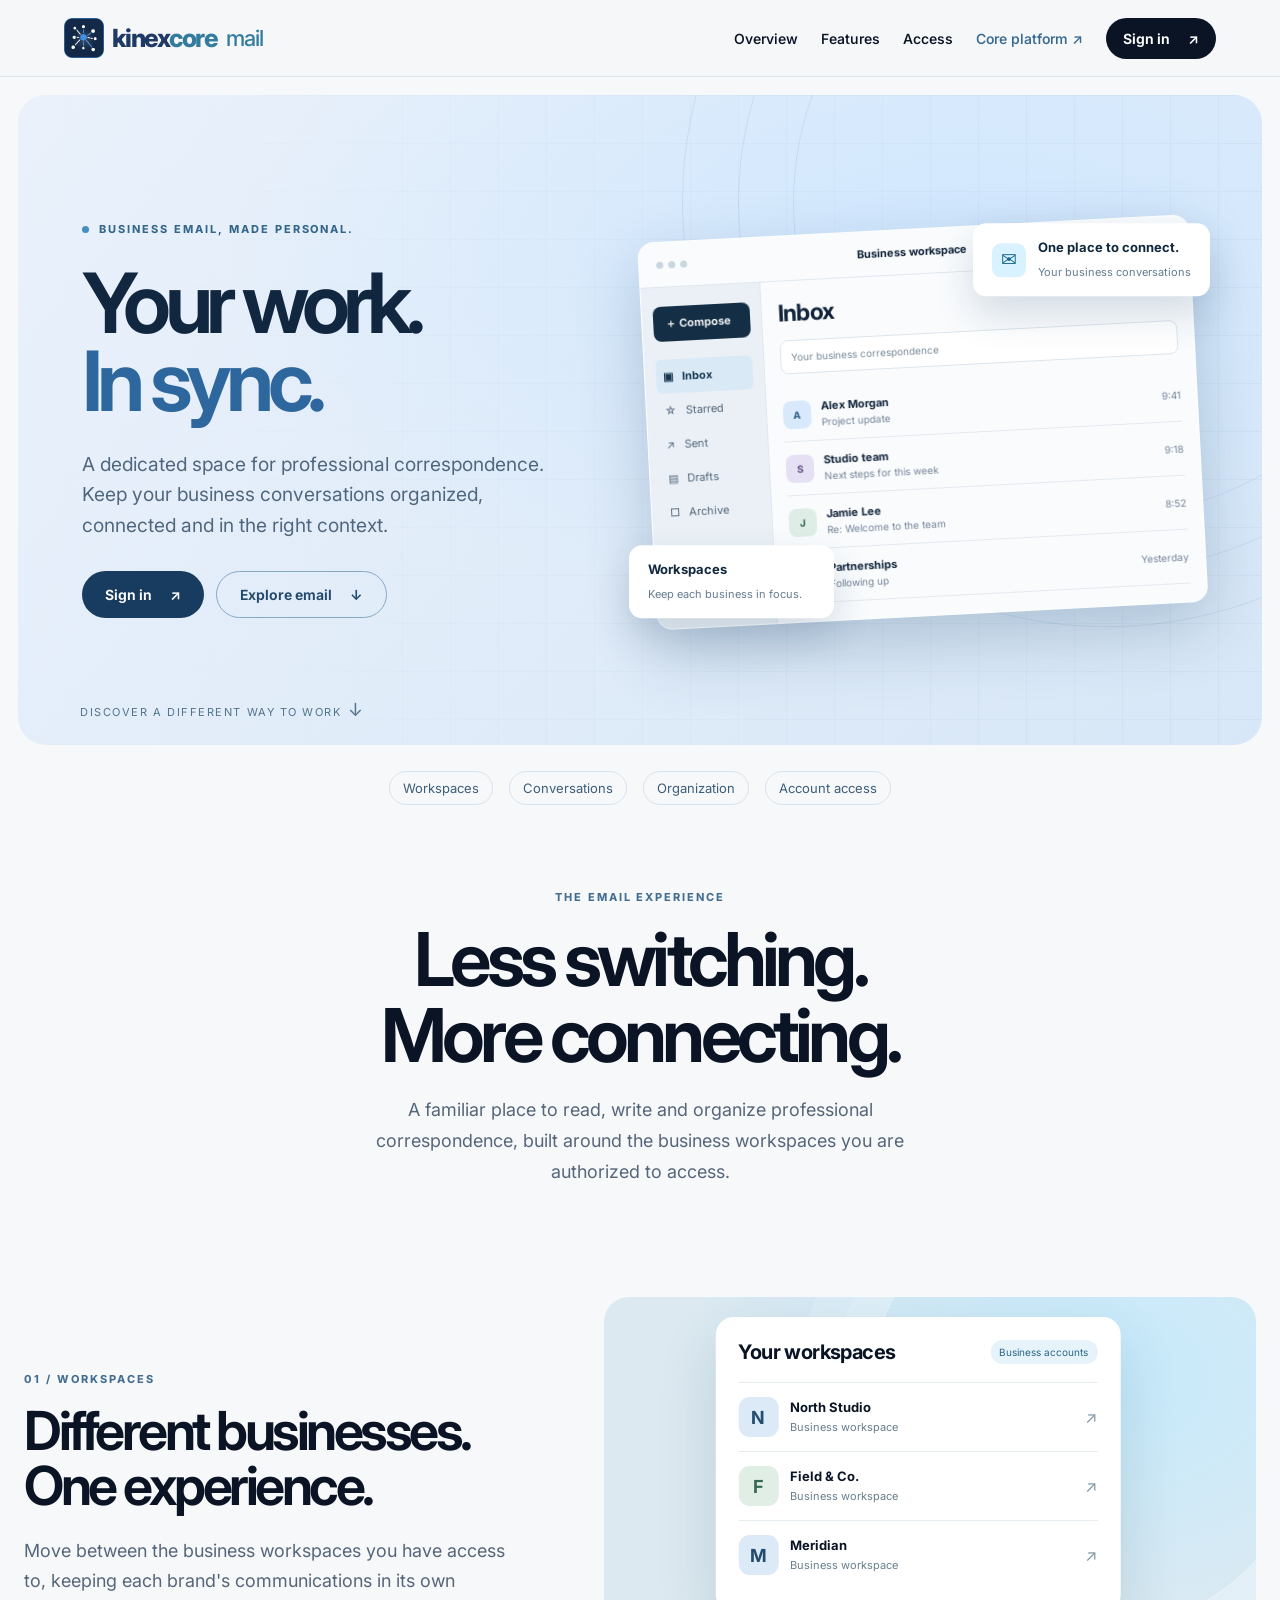
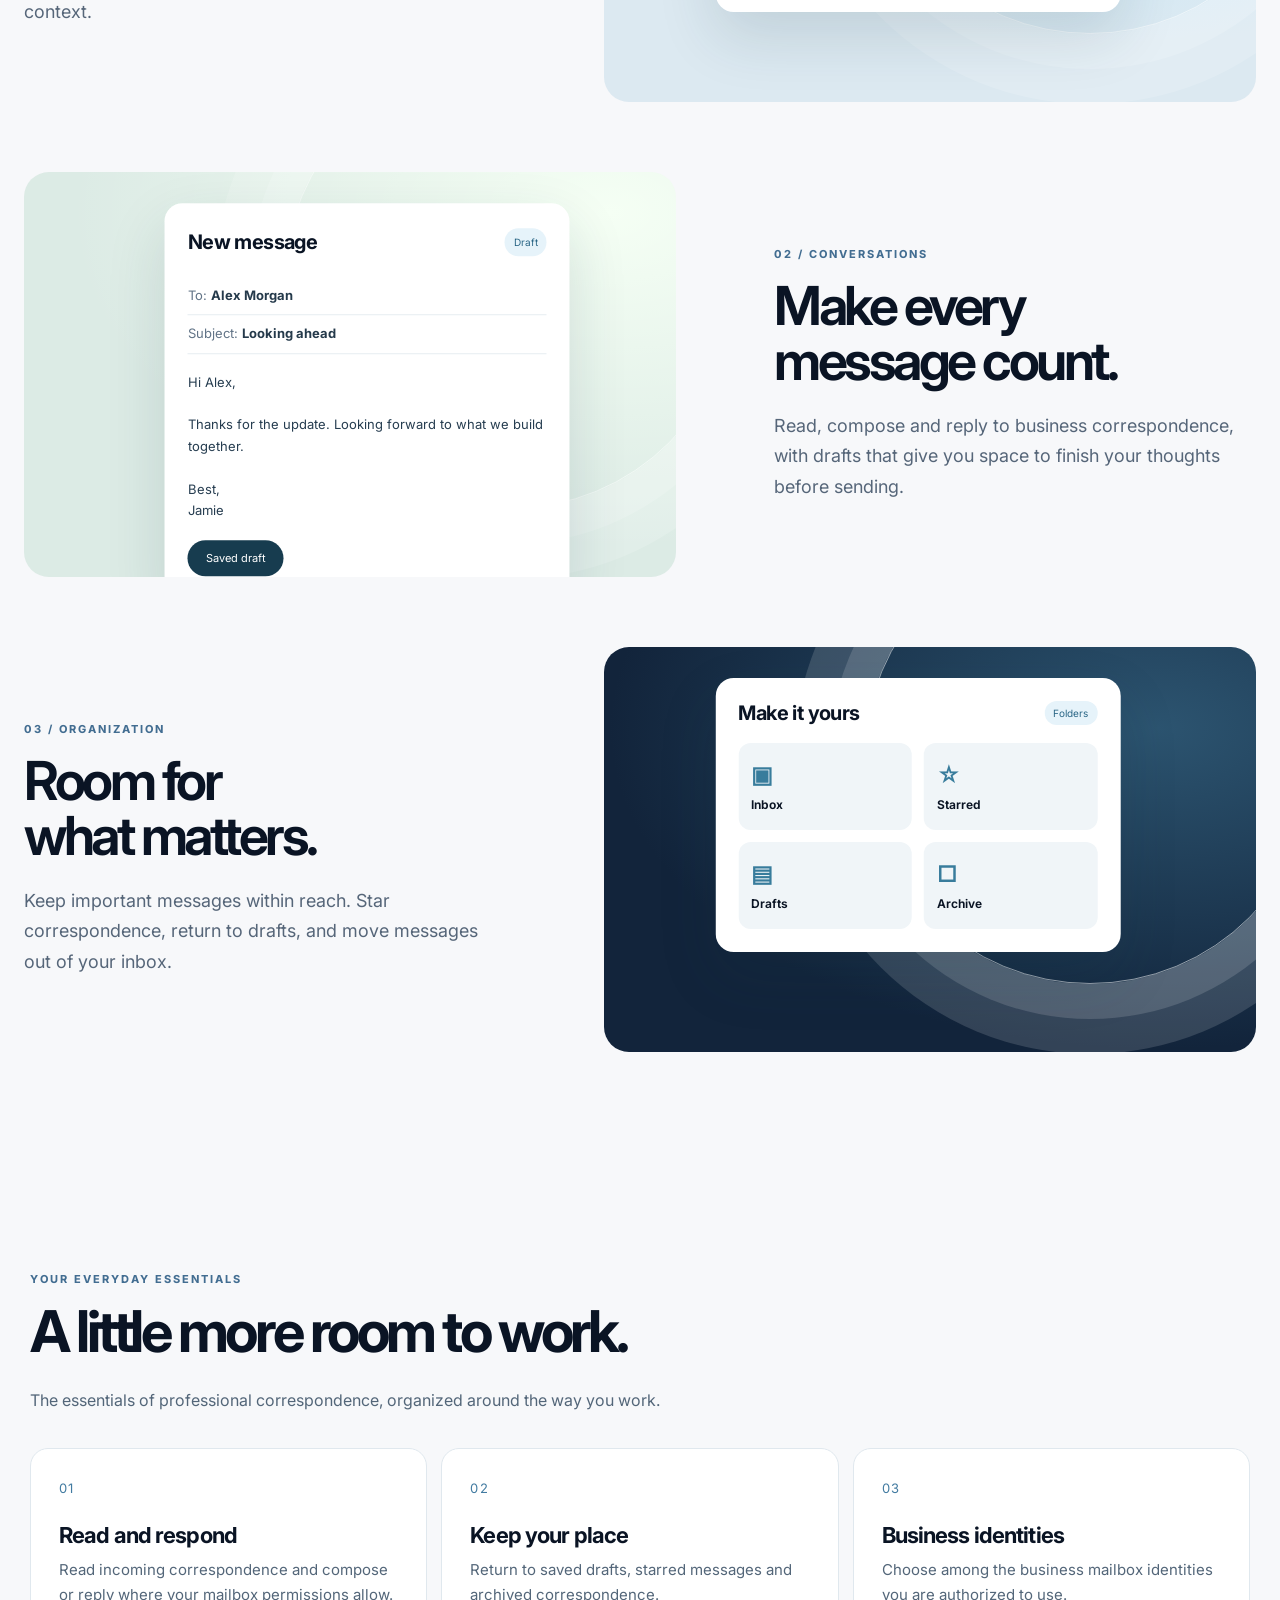
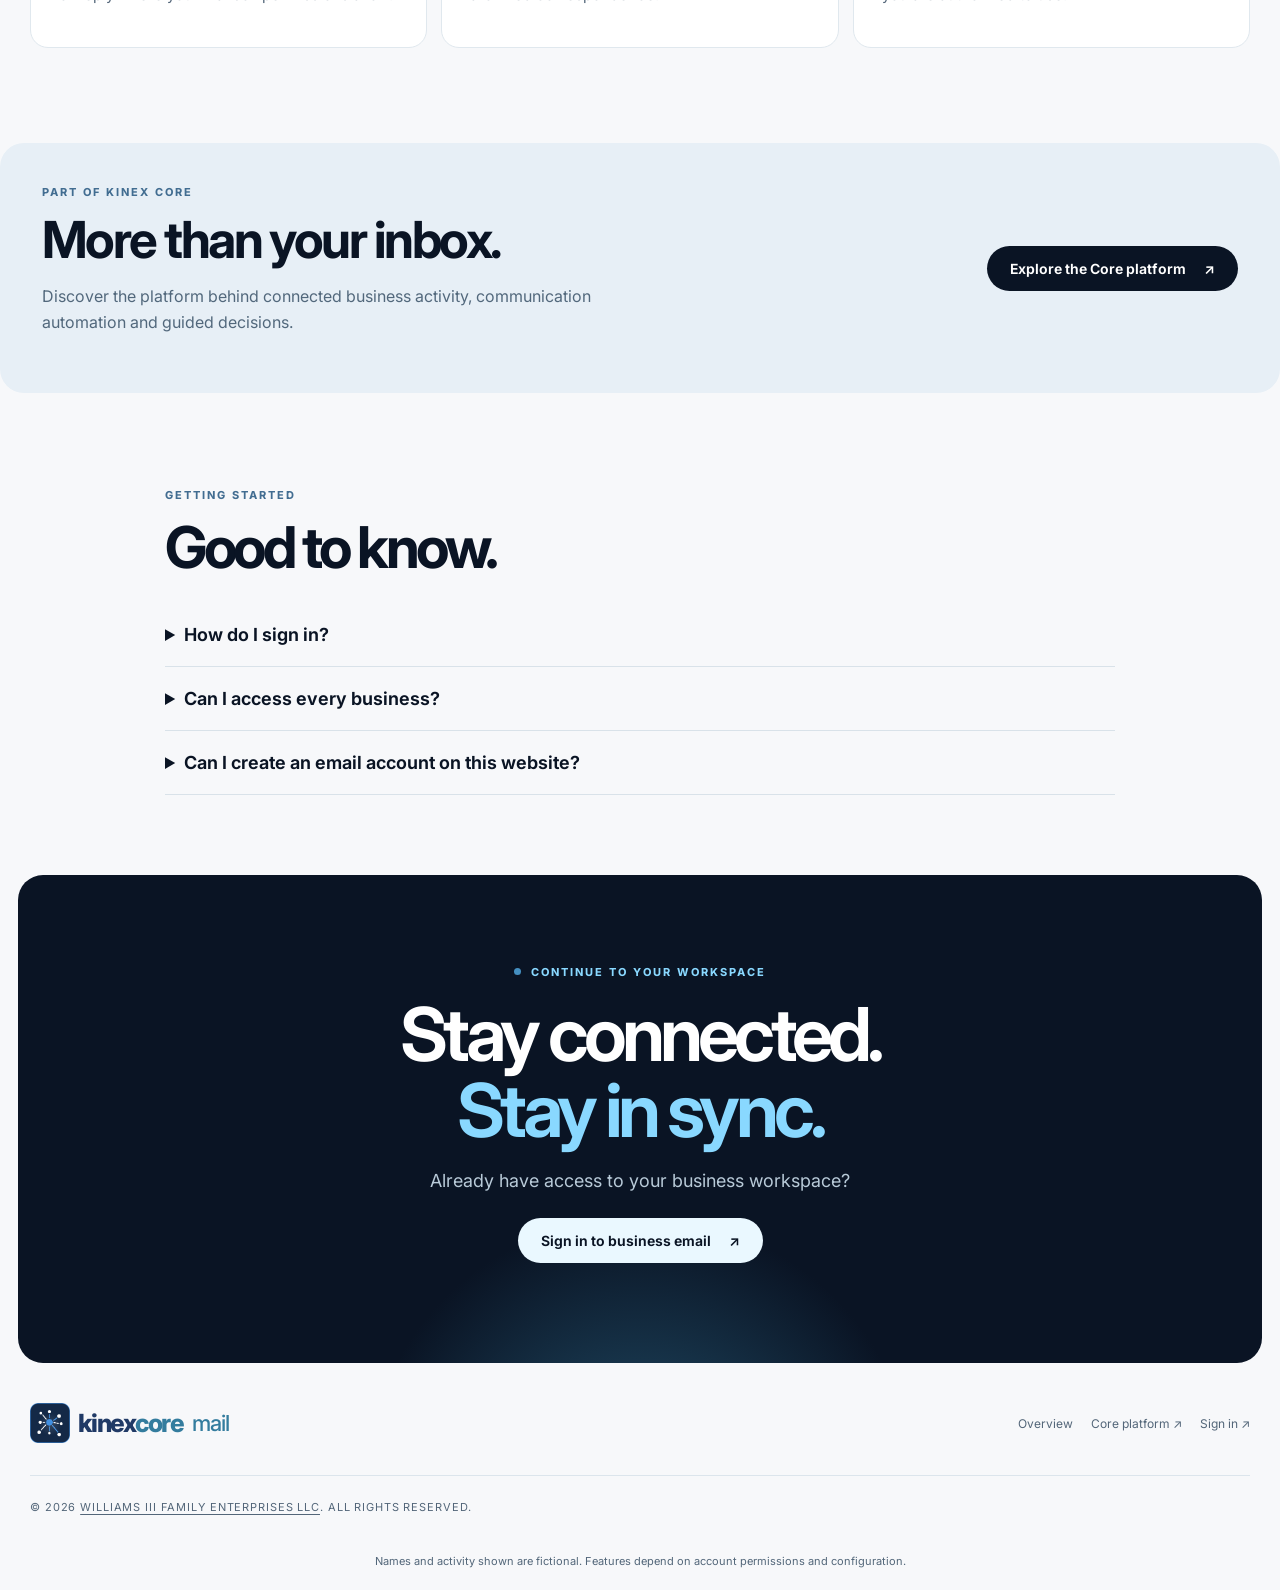
<file: index.html>
<!doctype html><html lang="en"><head><meta charset="UTF-8"/><link rel="icon" type="image/png" href="/favicon-kinex-core.png"/><meta name="viewport" content="width=device-width, initial-scale=1"/><meta name="theme-color" content="#060b1a"/><link rel="preconnect" href="https://fonts.googleapis.com"/><link rel="preconnect" href="https://fonts.gstatic.com" crossorigin/><link href="https://fonts.googleapis.com/css2?family=Inter:wght@400;500;600&family=Manrope:wght@400;500;600;700;800&display=swap" rel="stylesheet"/><title>Business email | Kinex Core</title>  
  
<meta name="description" content="A dedicated business email workspace for professional correspondence."><meta property="og:type" content="website">
<meta property="og:site_name" content="Kinex Core mail">
<meta property="og:title" content="Kinex Core mail — Your work. In sync.">
<meta property="og:description" content="A dedicated space for professional correspondence.">
<meta property="og:url" content="https://mail.kinexcore.com/">
<meta property="og:image" content="https://mail.kinexcore.com/kinexcore%20mail%20social%20preview.png">
<meta property="og:image:type" content="image/png">
<meta property="og:image:alt" content="Kinex Core mail — Your work. In sync.">
<meta name="twitter:card" content="summary_large_image">
<meta name="twitter:title" content="Kinex Core mail — Your work. In sync.">
<meta name="twitter:description" content="A dedicated space for professional correspondence.">
<meta name="twitter:image" content="https://mail.kinexcore.com/kinexcore%20mail%20social%20preview.png">
<meta name="twitter:image:alt" content="Kinex Core mail — Your work. In sync."><link rel="canonical" href="https://mail.kinexcore.com/"><style>html[data-kinex-surface="app"] #kinex-public-home{display:none!important}html[data-kinex-surface="marketing"] #root{display:none!important}</style><link id="kinex-marketing-style" rel="stylesheet" href="/marketing/site.css" media="not all"><script src="/marketing/entry.js" data-kinex-root="mail" data-app-title="Business email | Kinex Core"></script></head><body class="mailtheme"><div id="kinex-public-home"><header><nav aria-label="Main navigation"><a class="brand" href="#top" aria-label="Kinex Core mail"><img src="/kinex-sidebar-mark.png" alt="" width="40" height="40" decoding="async"><span class="wordmark">kinex<em>core</em></span><small class="product-label">mail</small></a><div class="navlinks"><a class="anchor" href="#overview">Overview</a><a class="anchor" href="#capabilities">Features</a><a class="anchor" href="#access">Access</a><a class="sibling" href="https://www.kinexcore.com/">Core platform ↗</a><a class="btn " href="https://mail.kinexcore.com/#/mail/sign-in">Sign in <span aria-hidden="true">↗</span></a></div></nav></header><main id="top"><section class="hero" data-parallax><div class="orbit"></div><div class="herocopy"><div class="eyebrow">Business email, made personal.</div><h1>Your work.<br><span>In sync.</span></h1><p>A dedicated space for professional correspondence. Keep your business conversations organized, connected and in the right context.</p><div class="actions"><a class="btn light" href="https://mail.kinexcore.com/#/mail/sign-in">Sign in <span aria-hidden="true">↗</span></a><a class="btn outline" href="#overview">Explore email <span aria-hidden="true">↓</span></a></div></div><div class="hero-visual" aria-label="Business inbox"><div class="window"><div class="winbar"><span class="dots"><i></i><i></i><i></i></span><span>Business workspace</span><span class="previewlabel">Inbox</span></div><div class="mailui"><div class="sidebar"><div class="sidebtn">＋ Compose</div><div class="sel">▣ &nbsp; Inbox</div><div>☆ &nbsp; Starred</div><div>↗ &nbsp; Sent</div><div>▤ &nbsp; Drafts</div><div>□ &nbsp; Archive</div></div><div class="inbox"><h3>Inbox</h3><div class="search">Your business correspondence</div><div class="msg"><div class="avatar">A</div><div><b>Alex Morgan</b><span>Project update</span></div><span>9:41</span></div><div class="msg"><div class="avatar">S</div><div><b>Studio team</b><span>Next steps for this week</span></div><span>9:18</span></div><div class="msg"><div class="avatar">J</div><div><b>Jamie Lee</b><span>Re: Welcome to the team</span></div><span>8:52</span></div><div class="msg"><div class="avatar">P</div><div><b>Partnerships</b><span>Following up</span></div><span>Yesterday</span></div></div></div></div><div class="float one"><div class="symbol">✉</div><div><strong>One place to connect.</strong><small>Your business conversations</small></div></div><div class="float two"><strong>Workspaces</strong><small>Keep each business in focus.</small></div></div><a class="scrollhint" href="#overview">Discover a different way to work</a></section>
<div class="subnav"><a href="#workspaces">Workspaces</a><a href="#capabilities">Conversations</a><a href="#organization">Organization</a><a href="#access">Account access</a></div><section class="intro" id="overview"><div class="section-kicker">The email experience</div><h2>Less switching.<br>More connecting.</h2><p>A familiar place to read, write and organize professional correspondence, built around the business workspaces you are authorized to access.</p></section><div class="stories" id="capabilities"><section class="story" id="workspaces"><div class="copy"><div class="section-kicker">01 / Workspaces</div><h2>Different businesses.<br>One experience.</h2><p>Move between the business workspaces you have access to, keeping each brand's communications in its own context.</p></div><div class="scene" data-parallax><div class="panel"><div class="top"><h3>Your workspaces</h3><span class="tag">Business accounts</span></div><div class="workspace"><div class="logo">N</div><div><b>North Studio</b><small>Business workspace</small></div><span class="arrow">↗</span></div><div class="workspace"><div class="logo">F</div><div><b>Field & Co.</b><small>Business workspace</small></div><span class="arrow">↗</span></div><div class="workspace"><div class="logo">M</div><div><b>Meridian</b><small>Business workspace</small></div><span class="arrow">↗</span></div></div></div></section>
<section class="story reverse"><div class="copy"><div class="section-kicker">02 / Conversations</div><h2>Make every<br>message count.</h2><p>Read, compose and reply to business correspondence, with drafts that give you space to finish your thoughts before sending.</p></div><div class="scene mint" data-parallax><div class="panel compose"><div class="top"><h3>New message</h3><span class="tag">Draft</span></div><div class="field">To: <b>Alex Morgan</b></div><div class="field">Subject: <b>Looking ahead</b></div><div class="message">Hi Alex,<br><br>Thanks for the update. Looking forward to what we build together.<br><br>Best,<br>Jamie</div><span class="panelbtn">Saved draft</span></div></div></section>
<section class="story" id="organization"><div class="copy"><div class="section-kicker">03 / Organization</div><h2>Room for<br>what matters.</h2><p>Keep important messages within reach. Star correspondence, return to drafts, and move messages out of your inbox.</p></div><div class="scene night" data-parallax><div class="panel"><div class="top"><h3>Make it yours</h3><span class="tag">Folders</span></div><div class="folders"><div class="folder"><span>▣</span>Inbox</div><div class="folder"><span>☆</span>Starred</div><div class="folder"><span>▤</span>Drafts</div><div class="folder"><span>□</span>Archive</div></div></div></div></section></div>
<section class="strip"><div class="section-kicker">Your everyday essentials</div><h2>A little more room to work.</h2><p>The essentials of professional correspondence, organized around the way you work.</p><div class="tiles"><article class="tile"><span class="n">01</span><h3>Read and respond</h3><p>Read incoming correspondence and compose or reply where your mailbox permissions allow.</p></article><article class="tile"><span class="n">02</span><h3>Keep your place</h3><p>Return to saved drafts, starred messages and archived correspondence.</p></article><article class="tile"><span class="n">03</span><h3>Business identities</h3><p>Choose among the business mailbox identities you are authorized to use.</p></article></div></section><section class="bridge"><div><div class="section-kicker">Part of Kinex Core</div><h2>More than your inbox.</h2><p>Discover the platform behind connected business activity, communication automation and guided decisions.</p></div><a class="btn " href="https://www.kinexcore.com/">Explore the Core platform <span aria-hidden="true">↗</span></a></section><section class="faq" id="access"><div class="section-kicker">Getting started</div><h2>Good to know.</h2><details><summary>How do I sign in?</summary><p>Sign in with your existing Kinex account to access your authorized business mailboxes.</p></details><details><summary>Can I access every business?</summary><p>You can access the business workspaces and mailboxes assigned to your account.</p></details><details><summary>Can I create an email account on this website?</summary><p>Account access is by invitation. Contact your organization for assistance.</p></details></section><section class="closing"><div class="eyebrow">Continue to your workspace</div><h2>Stay connected.<br><span>Stay in sync.</span></h2><p>Already have access to your business workspace?</p><a class="btn light" href="https://mail.kinexcore.com/#/mail/sign-in">Sign in to business email <span aria-hidden="true">↗</span></a></section></main><footer><a class="brand" href="#top" aria-label="Kinex Core mail"><img src="/kinex-sidebar-mark.png" alt="" width="40" height="40" decoding="async"><span class="wordmark">kinex<em>core</em></span><small class="product-label">mail</small></a><span class="legal-owner">© 2026 <a href="https://williamsiiifamily.com">Williams III Family Enterprises LLC</a>. All rights reserved.</span><div class="footerlinks"><a href="#overview">Overview</a><a href="https://www.kinexcore.com/">Core platform ↗</a><a href="https://mail.kinexcore.com/#/mail/sign-in">Sign in ↗</a></div></footer><div class="legalnote">Names and activity shown are fictional. Features depend on account permissions and configuration.</div></div><div id="root"></div><template id="kinex-app-assets"><link rel="stylesheet" crossorigin href="/assets/mail-DWK3nQtM.css">
<script type="module" crossorigin src="/assets/mail-DielqeH_.js"></script></template><noscript><p>JavaScript is required for account access and interactive features.</p></noscript></body></html>
</file>
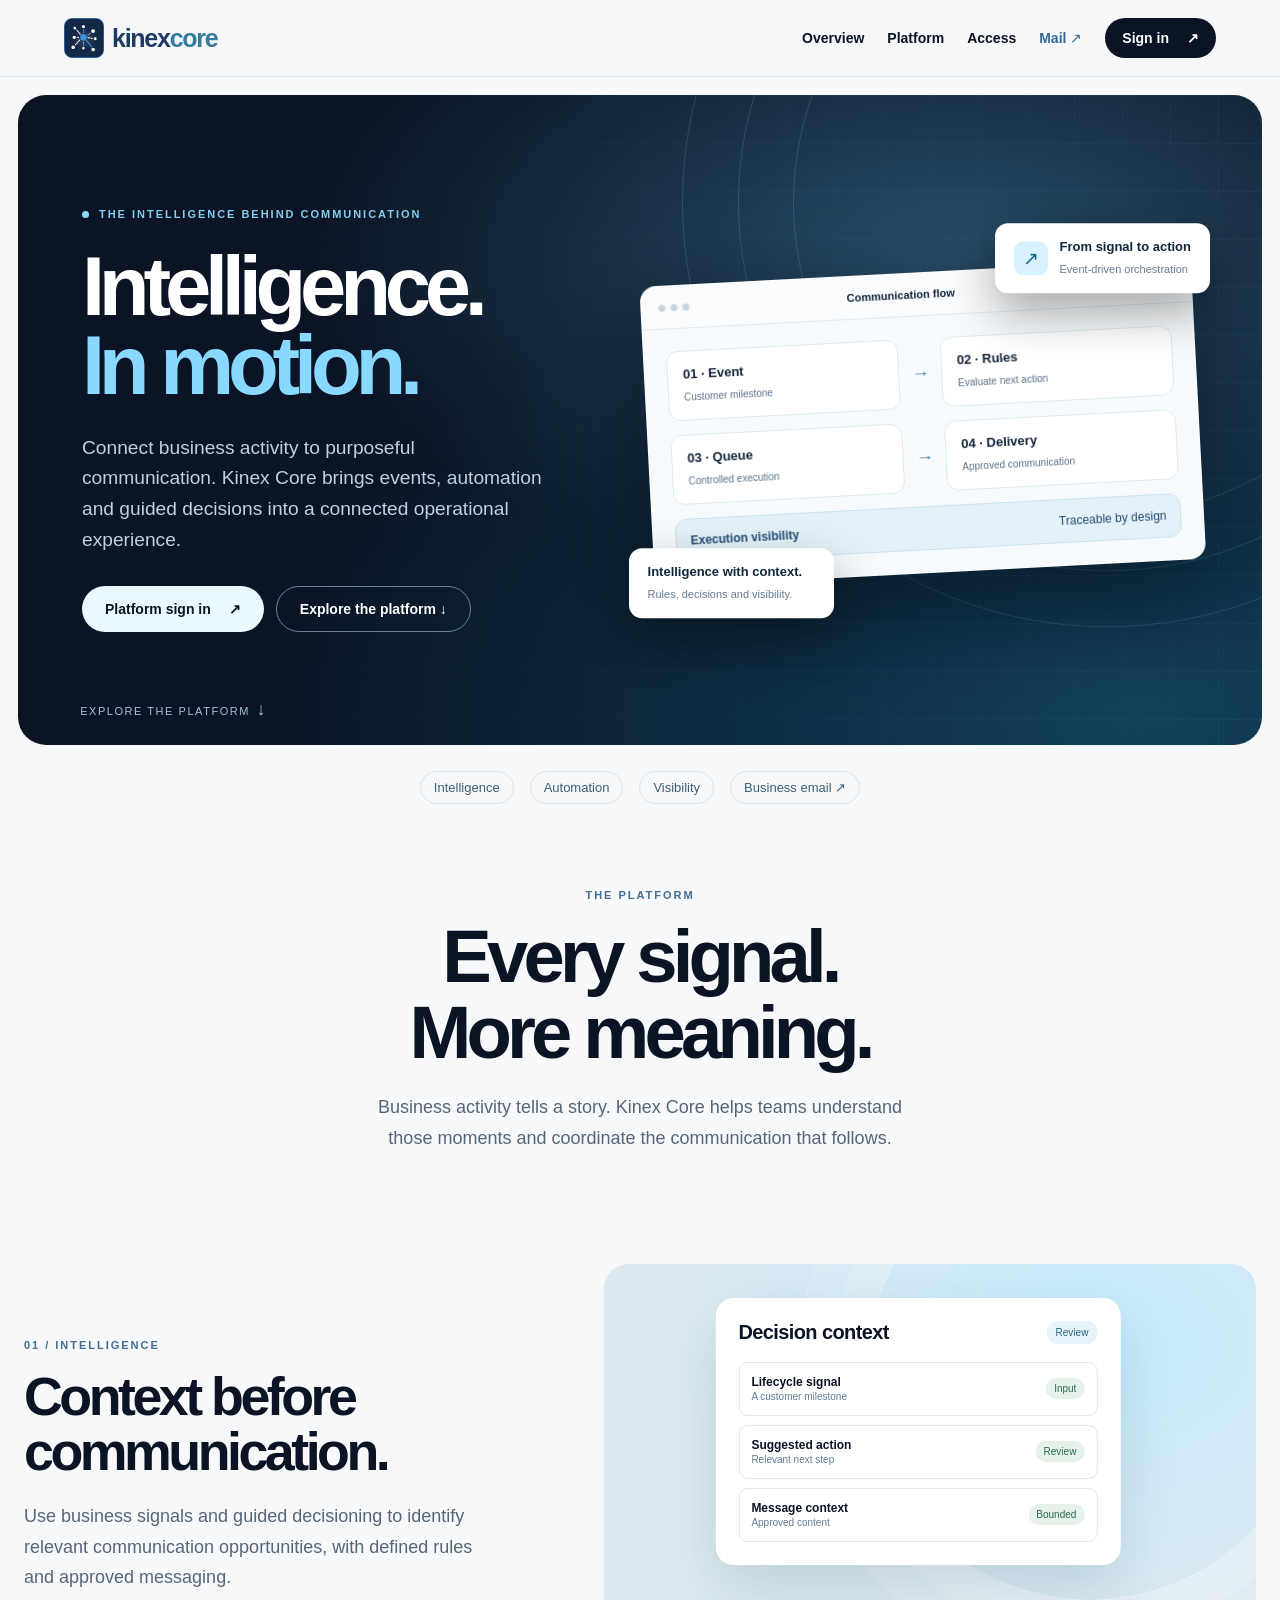
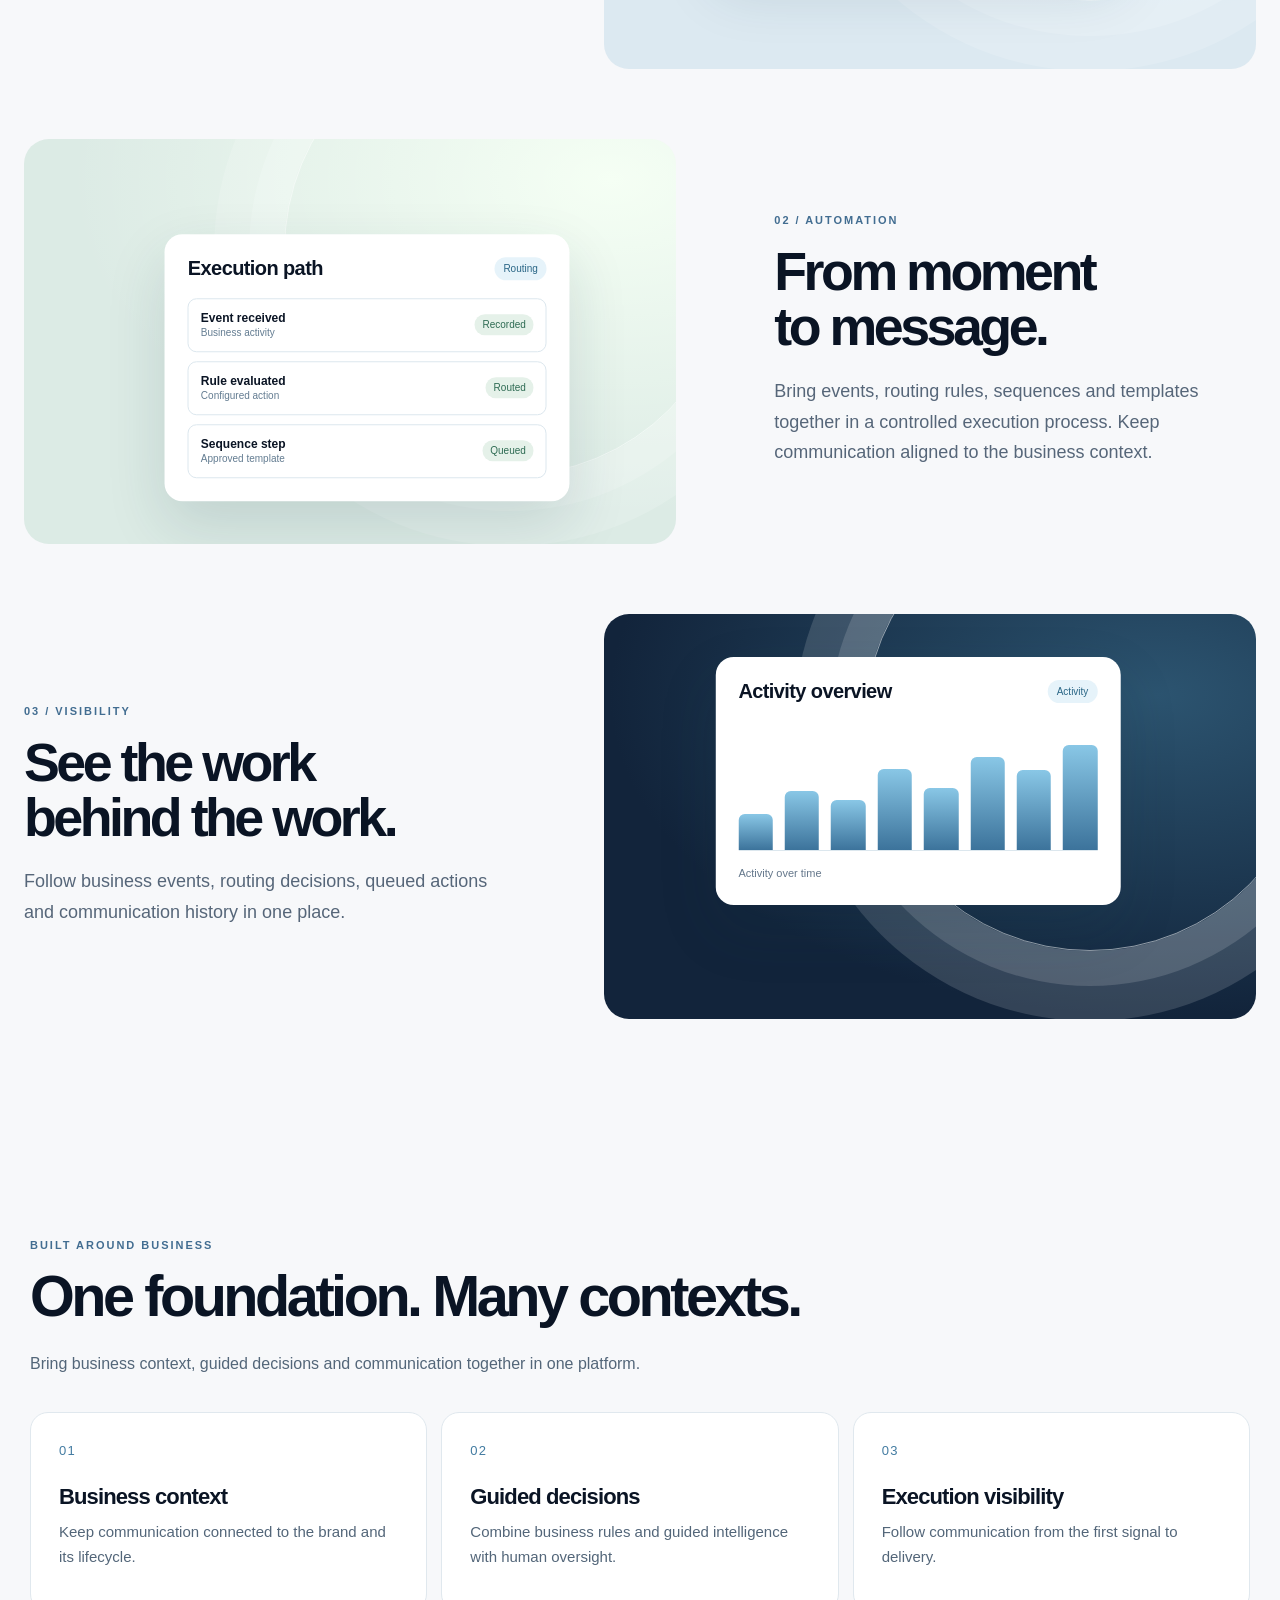
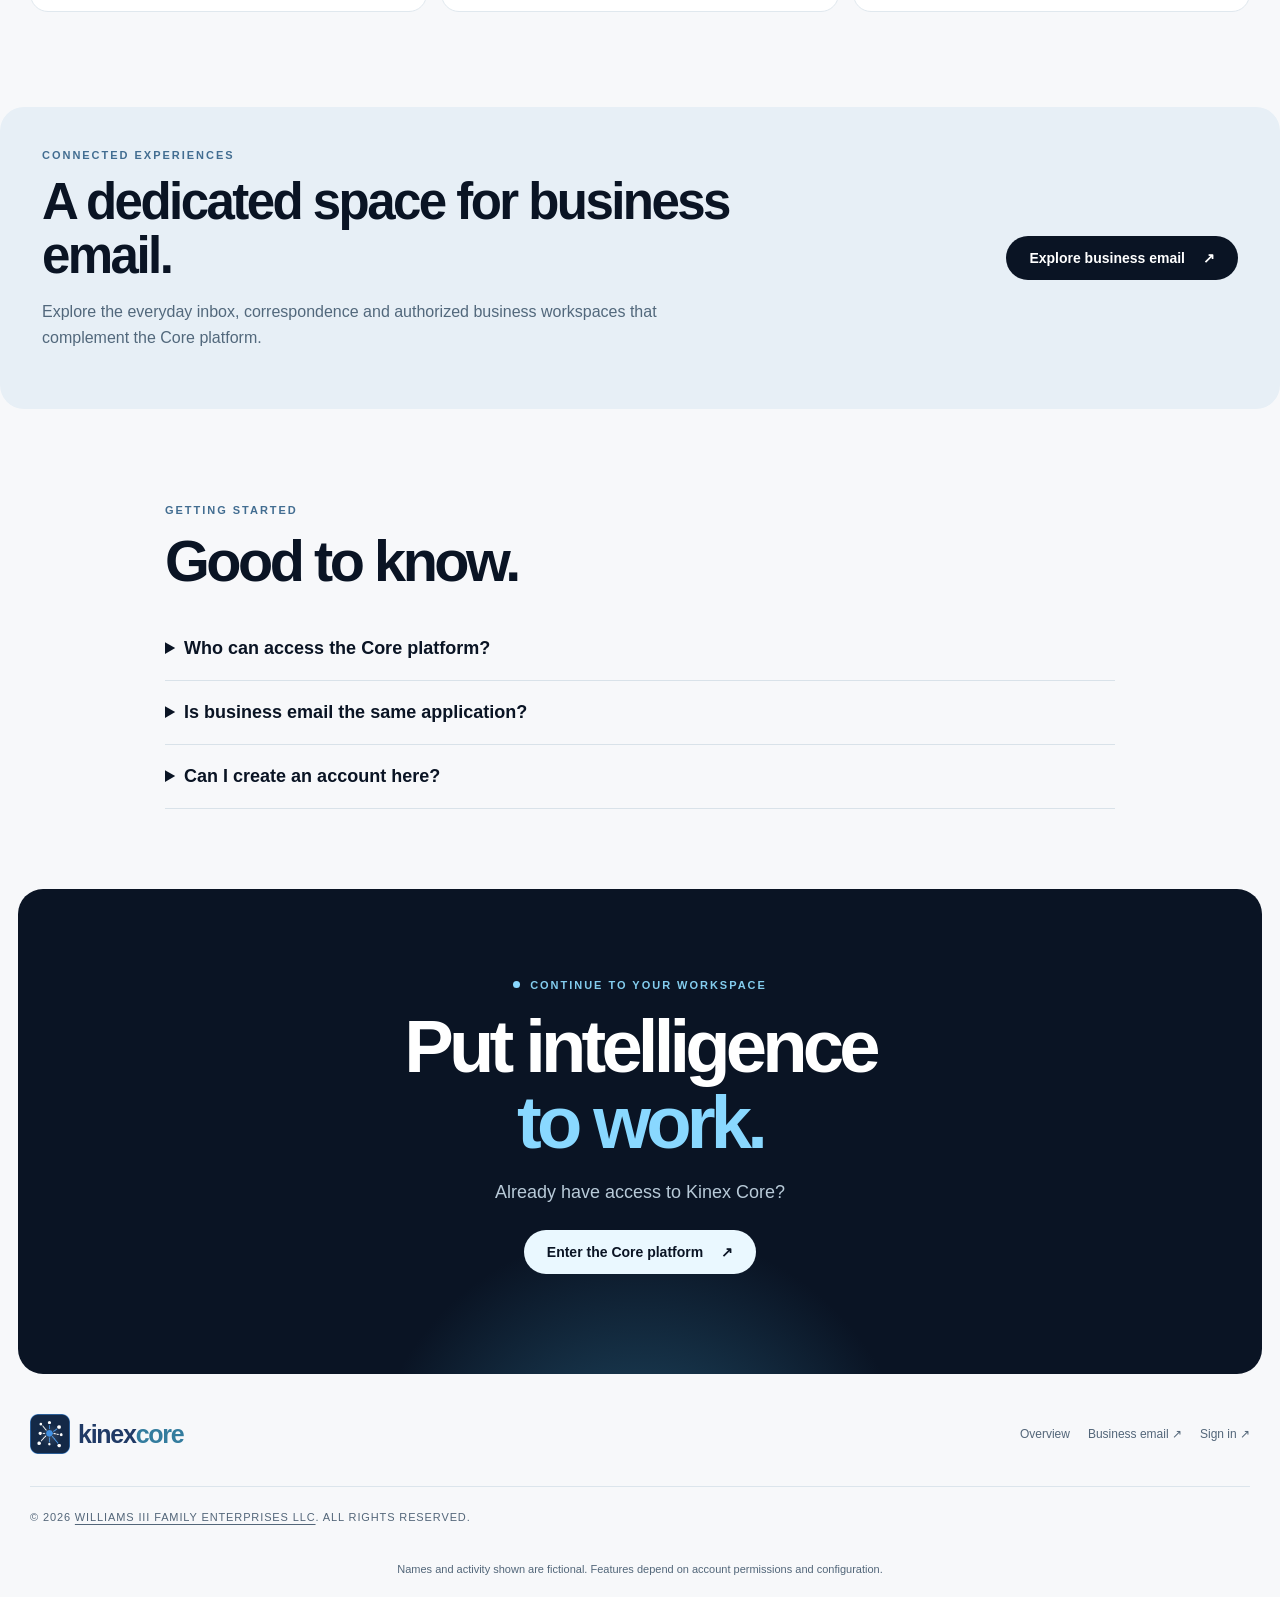
<file: marketing/core.html>
<!doctype html><html lang="en"><head><meta charset="utf-8"><meta name="viewport" content="width=device-width,initial-scale=1"><title>Kinex Core — Intelligence in motion</title><link rel="stylesheet" href="./site.css"><link rel="icon" type="image/png" href="../favicon-kinex-core.png"><link rel="canonical" href="https://www.kinexcore.com/"><meta name="description" content="Kinex Core connects business activity to purposeful communication.">
<meta property="og:type" content="website">
<meta property="og:site_name" content="Kinex Core">
<meta property="og:title" content="Kinex Core — Intelligence in motion">
<meta property="og:description" content="Connect business activity to purposeful communication.">
<meta property="og:url" content="https://www.kinexcore.com/">
<meta property="og:image" content="https://www.kinexcore.com/kinexcore%20social%20preview.png">
<meta property="og:image:type" content="image/png">
<meta property="og:image:alt" content="Kinex Core — Intelligence in motion">
<meta name="twitter:card" content="summary_large_image">
<meta name="twitter:title" content="Kinex Core — Intelligence in motion">
<meta name="twitter:description" content="Connect business activity to purposeful communication.">
<meta name="twitter:image" content="https://www.kinexcore.com/kinexcore%20social%20preview.png">
<meta name="twitter:image:alt" content="Kinex Core — Intelligence in motion">
</head><body class="coretheme"><header><nav aria-label="Main navigation"><a class="brand" href="#top" aria-label="Kinex Core"><img src="../kinex-sidebar-mark.png" alt="" width="40" height="40" decoding="async"><span class="wordmark">kinex<em>core</em></span></a><div class="navlinks"><a class="anchor" href="#overview">Overview</a><a class="anchor" href="#capabilities">Platform</a><a class="anchor" href="#access">Access</a><a class="sibling" href="https://mail.kinexcore.com/">Mail ↗</a><a class="btn " href="https://www.kinexcore.com/#/sign-in">Sign in <span aria-hidden="true">↗</span></a></div></nav></header><main id="top"><section class="hero" data-parallax><div class="orbit"></div><div><div class="eyebrow">The intelligence behind communication</div><h1>Intelligence.<br><span>In motion.</span></h1><p>Connect business activity to purposeful communication. Kinex Core brings events, automation and guided decisions into a connected operational experience.</p><div class="actions"><a class="btn light" href="https://www.kinexcore.com/#/sign-in">Platform sign in <span aria-hidden="true">↗</span></a><a class="btn outline" href="#overview">Explore the platform ↓</a></div></div><div class="hero-visual"><div class="window"><div class="winbar"><span class="dots"><i></i><i></i><i></i></span><span>Communication flow</span><span class="previewlabel">Workflow</span></div><div class="flowui"><div class="flowline"><div class="node"><b>01 · Event</b><small>Customer milestone</small></div><div class="arr">→</div><div class="node"><b>02 · Rules</b><small>Evaluate next action</small></div></div><div class="flowline"><div class="node"><b>03 · Queue</b><small>Controlled execution</small></div><div class="arr">→</div><div class="node"><b>04 · Delivery</b><small>Approved communication</small></div></div><div class="flowresult"><b>Execution visibility</b><span>Traceable by design</span></div></div></div><div class="float one"><div class="symbol">↗</div><div><strong>From signal to action</strong><small>Event-driven orchestration</small></div></div><div class="float two"><strong>Intelligence with context.</strong><small>Rules, decisions and visibility.</small></div></div><a class="scrollhint" href="#overview">Explore the platform</a></section><div class="subnav"><a href="#capabilities">Intelligence</a><a href="#capabilities">Automation</a><a href="#capabilities">Visibility</a><a href="https://mail.kinexcore.com/">Business email ↗</a></div><section class="intro" id="overview"><div class="section-kicker">The platform</div><h2>Every signal.<br>More meaning.</h2><p>Business activity tells a story. Kinex Core helps teams understand those moments and coordinate the communication that follows.</p></section><div class="stories" id="capabilities"><section class="story "><div class="copy"><div class="section-kicker">01 / Intelligence</div><h2>Context before<br>communication.</h2><p>Use business signals and guided decisioning to identify relevant communication opportunities, with defined rules and approved messaging.</p></div><div class="scene " data-parallax><div class="panel"><div class="top"><h3>Decision context</h3><span class="tag">Review</span></div><div class="minirows"><div class="minirow"><div><b>Lifecycle signal</b><br><small>A customer milestone</small></div><span class="minitag">Input</span></div><div class="minirow"><div><b>Suggested action</b><br><small>Relevant next step</small></div><span class="minitag">Review</span></div><div class="minirow"><div><b>Message context</b><br><small>Approved content</small></div><span class="minitag">Bounded</span></div></div></div></div></section><section class="story reverse"><div class="copy"><div class="section-kicker">02 / Automation</div><h2>From moment<br>to message.</h2><p>Bring events, routing rules, sequences and templates together in a controlled execution process. Keep communication aligned to the business context.</p></div><div class="scene mint" data-parallax><div class="panel"><div class="top"><h3>Execution path</h3><span class="tag">Routing</span></div><div class="minirows"><div class="minirow"><div><b>Event received</b><br><small>Business activity</small></div><span class="minitag">Recorded</span></div><div class="minirow"><div><b>Rule evaluated</b><br><small>Configured action</small></div><span class="minitag">Routed</span></div><div class="minirow"><div><b>Sequence step</b><br><small>Approved template</small></div><span class="minitag">Queued</span></div></div></div></div></section><section class="story "><div class="copy"><div class="section-kicker">03 / Visibility</div><h2>See the work<br>behind the work.</h2><p>Follow business events, routing decisions, queued actions and communication history in one place.</p></div><div class="scene night" data-parallax><div class="panel"><div class="top"><h3>Activity overview</h3><span class="tag">Activity</span></div><div class="barset" aria-hidden="true"><i style="height:30%"></i><i style="height:49%"></i><i style="height:42%"></i><i style="height:68%"></i><i style="height:52%"></i><i style="height:78%"></i><i style="height:67%"></i><i style="height:88%"></i></div><p style="font-size:11px;margin-top:13px;color:#64778b">Activity over time</p></div></div></section></div><section class="strip"><div class="section-kicker">Built around business</div><h2>One foundation. Many contexts.</h2><p>Bring business context, guided decisions and communication together in one platform.</p><div class="tiles"><article class="tile"><span class="n">01</span><h3>Business context</h3><p>Keep communication connected to the brand and its lifecycle.</p></article><article class="tile"><span class="n">02</span><h3>Guided decisions</h3><p>Combine business rules and guided intelligence with human oversight.</p></article><article class="tile"><span class="n">03</span><h3>Execution visibility</h3><p>Follow communication from the first signal to delivery.</p></article></div></section><section class="bridge"><div><div class="section-kicker">Connected experiences</div><h2>A dedicated space for business email.</h2><p>Explore the everyday inbox, correspondence and authorized business workspaces that complement the Core platform.</p></div><a class="btn " href="https://mail.kinexcore.com/">Explore business email <span aria-hidden="true">↗</span></a></section><section class="faq" id="access"><div class="section-kicker">Getting started</div><h2>Good to know.</h2><details><summary>Who can access the Core platform?</summary><p>Kinex Core is available to authorized users with an existing account and platform access.</p></details><details><summary>Is business email the same application?</summary><p>No. Business email has its own workspace and sign-in, with access to the mailboxes you are authorized to use.</p></details><details><summary>Can I create an account here?</summary><p>Platform access is managed by your organization. Contact your administrator for account access.</p></details></section><section class="closing"><div class="eyebrow">Continue to your workspace</div><h2>Put intelligence<br><span>to work.</span></h2><p>Already have access to Kinex Core?</p><a class="btn light" href="https://www.kinexcore.com/#/sign-in">Enter the Core platform <span aria-hidden="true">↗</span></a></section></main><footer><a class="brand" href="#top" aria-label="Kinex Core"><img src="../kinex-sidebar-mark.png" alt="" width="40" height="40" decoding="async"><span class="wordmark">kinex<em>core</em></span></a><span class="legal-owner">© 2026 <a href="https://williamsiiifamily.com">Williams III Family Enterprises LLC</a>. All rights reserved.</span><div class="footerlinks"><a href="#overview">Overview</a><a href="https://mail.kinexcore.com/">Business email ↗</a><a href="https://www.kinexcore.com/#/sign-in">Sign in ↗</a></div></footer><div class="legalnote">Names and activity shown are fictional. Features depend on account permissions and configuration.</div><script src="./site.js" defer></script></body></html>
</file>
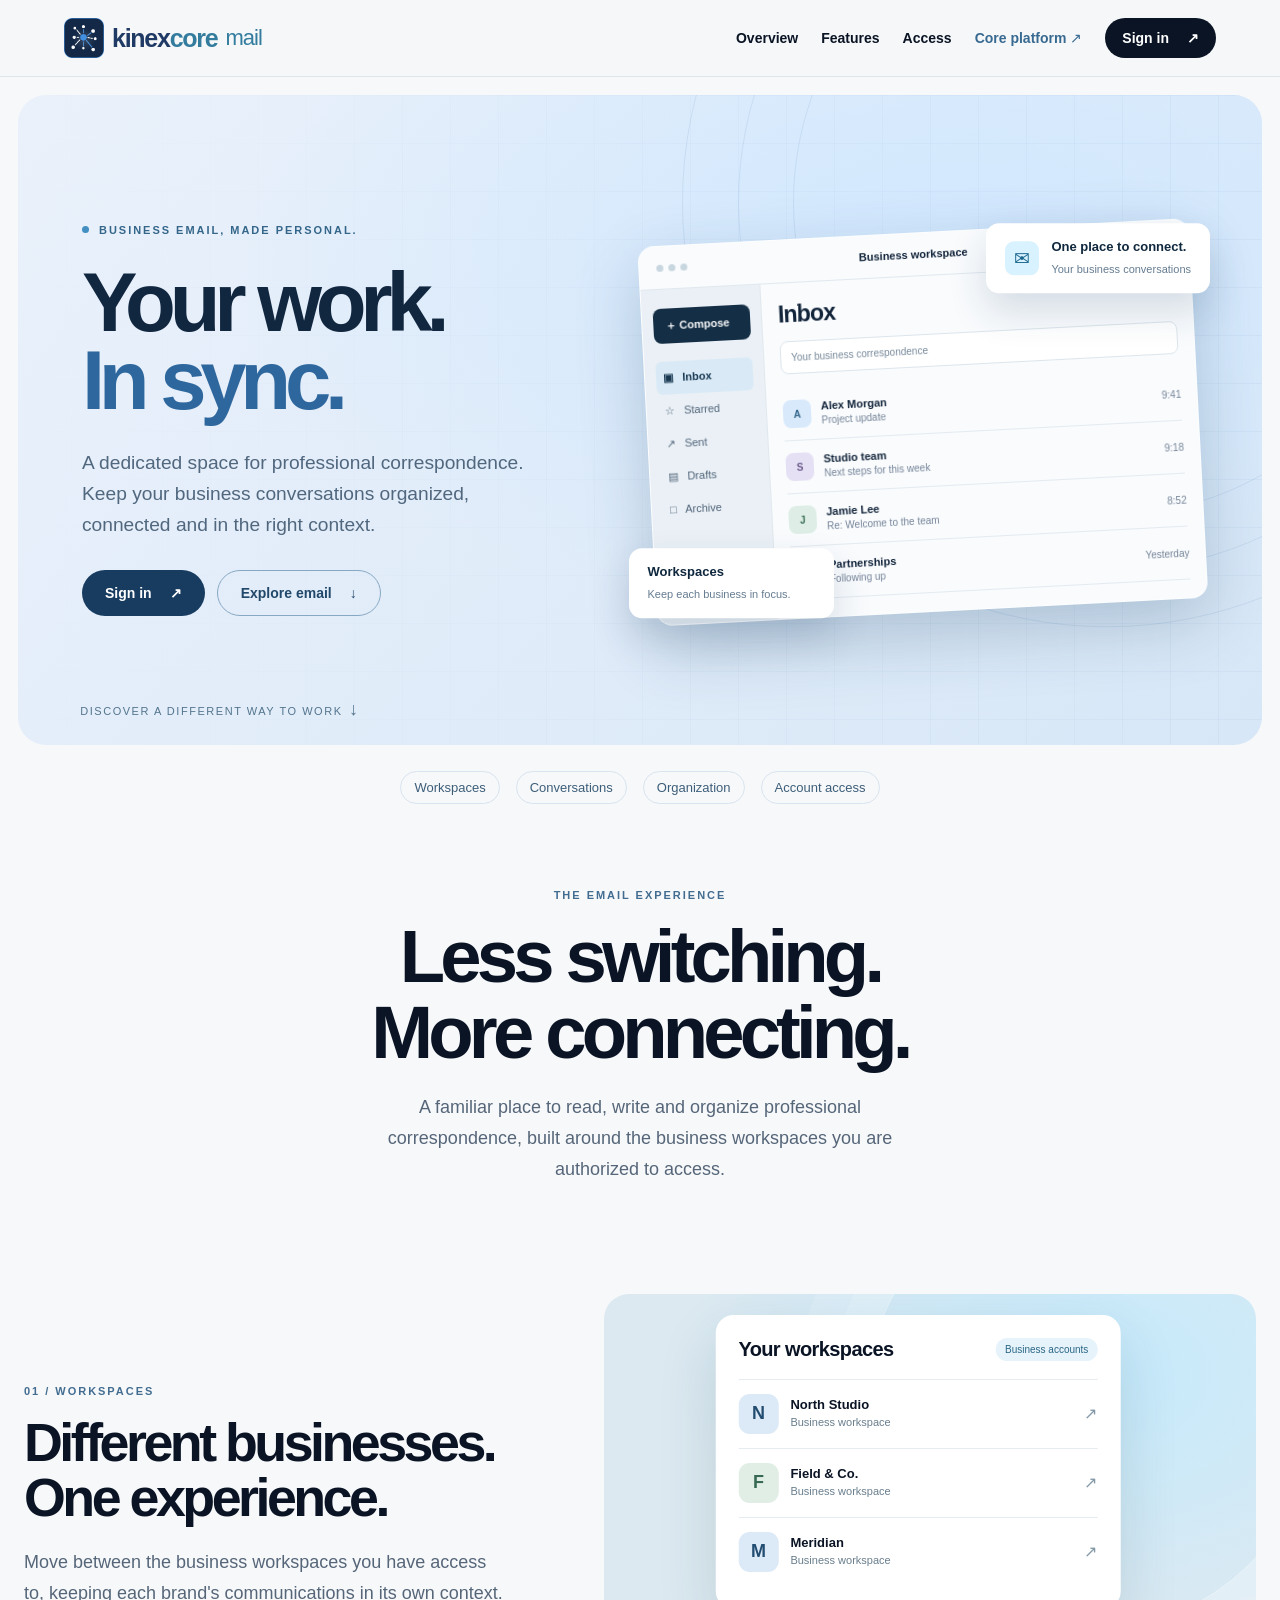
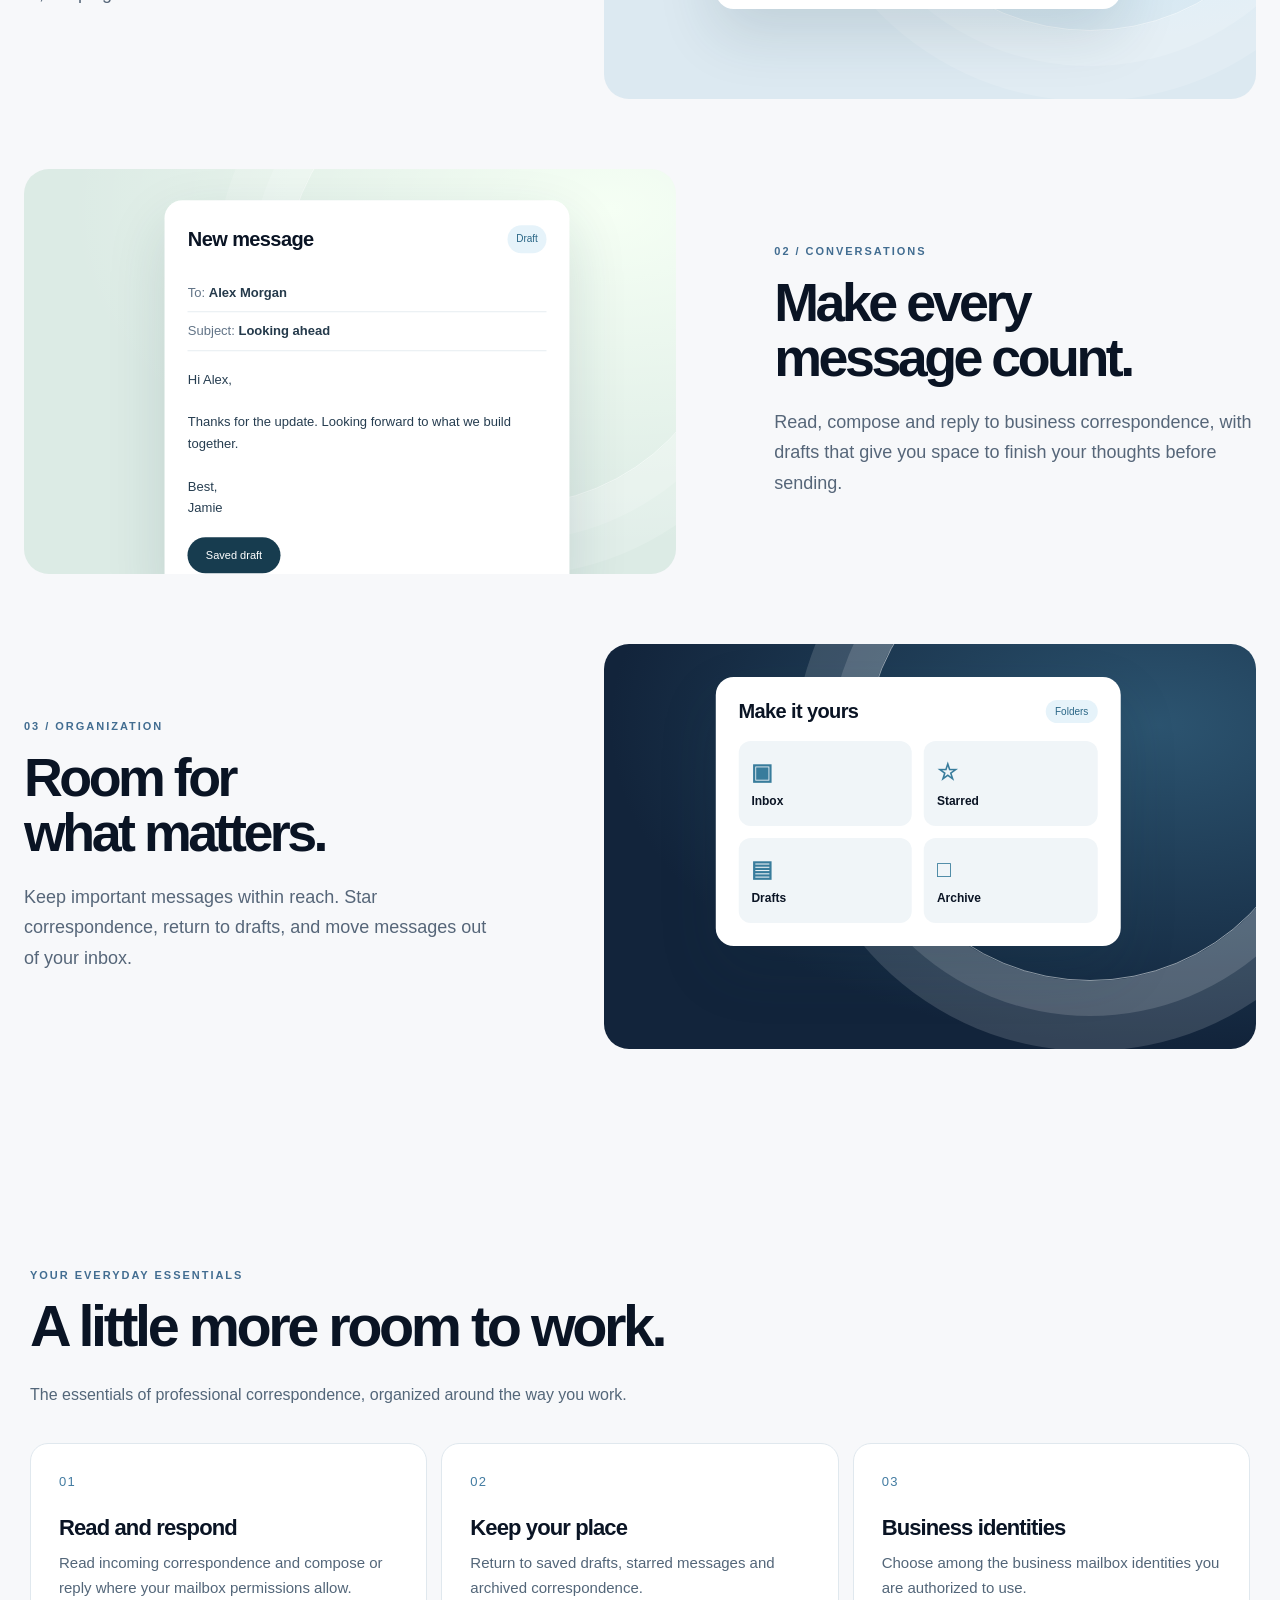
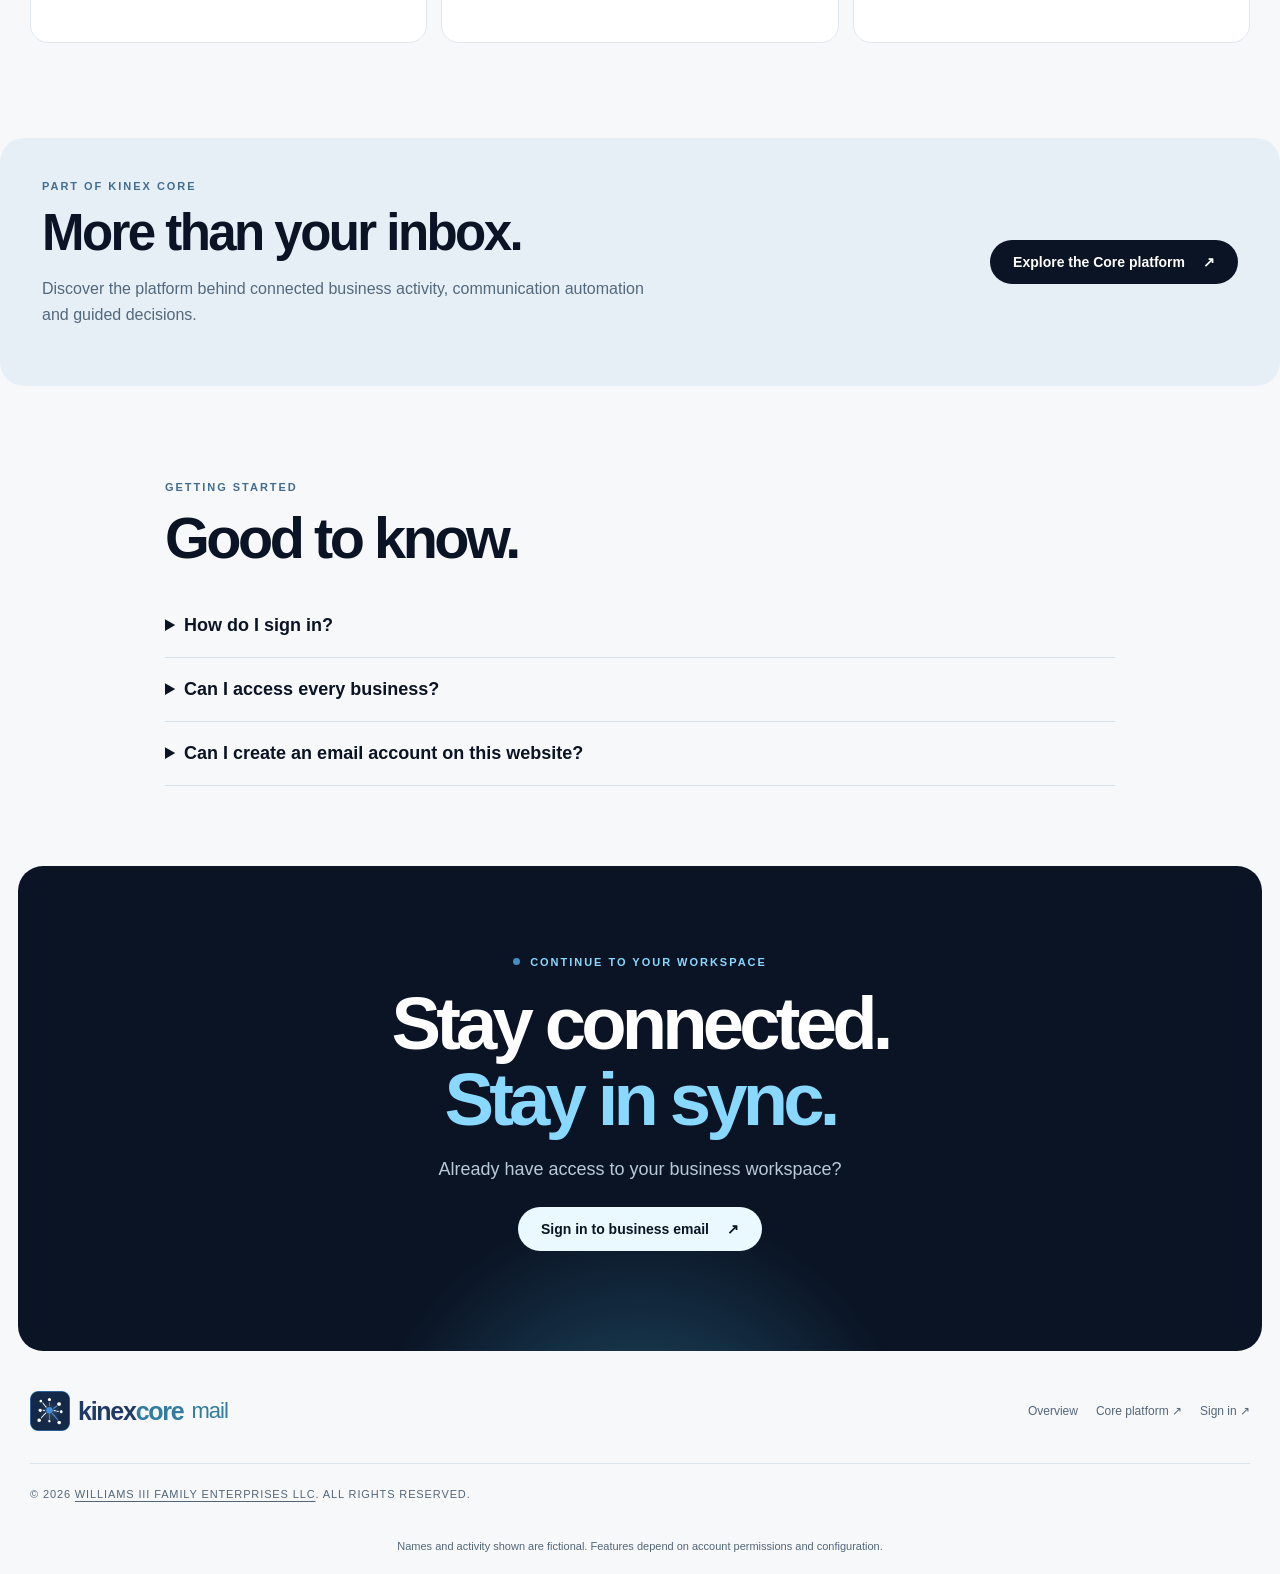
<file: marketing/mail.html>
<!doctype html><html lang="en"><head><meta charset="utf-8"><meta name="viewport" content="width=device-width,initial-scale=1"><title>Business email | Kinex Core</title><link rel="stylesheet" href="./site.css"><link rel="icon" type="image/png" href="../favicon-kinex-core.png"><link rel="canonical" href="https://mail.kinexcore.com/"><meta name="description" content="A dedicated business email workspace for professional correspondence.">
<meta property="og:type" content="website">
<meta property="og:site_name" content="Kinex Core mail">
<meta property="og:title" content="Kinex Core mail — Your work. In sync.">
<meta property="og:description" content="A dedicated space for professional correspondence.">
<meta property="og:url" content="https://mail.kinexcore.com/">
<meta property="og:image" content="https://mail.kinexcore.com/kinexcore%20mail%20social%20preview.png">
<meta property="og:image:type" content="image/png">
<meta property="og:image:alt" content="Kinex Core mail — Your work. In sync.">
<meta name="twitter:card" content="summary_large_image">
<meta name="twitter:title" content="Kinex Core mail — Your work. In sync.">
<meta name="twitter:description" content="A dedicated space for professional correspondence.">
<meta name="twitter:image" content="https://mail.kinexcore.com/kinexcore%20mail%20social%20preview.png">
<meta name="twitter:image:alt" content="Kinex Core mail — Your work. In sync.">
</head><body class="mailtheme"><header><nav aria-label="Main navigation"><a class="brand" href="#top" aria-label="Kinex Core mail"><img src="../kinex-sidebar-mark.png" alt="" width="40" height="40" decoding="async"><span class="wordmark">kinex<em>core</em></span><small class="product-label">mail</small></a><div class="navlinks"><a class="anchor" href="#overview">Overview</a><a class="anchor" href="#capabilities">Features</a><a class="anchor" href="#access">Access</a><a class="sibling" href="https://www.kinexcore.com/">Core platform ↗</a><a class="btn " href="https://mail.kinexcore.com/#/mail/sign-in">Sign in <span aria-hidden="true">↗</span></a></div></nav></header><main id="top"><section class="hero" data-parallax><div class="orbit"></div><div class="herocopy"><div class="eyebrow">Business email, made personal.</div><h1>Your work.<br><span>In sync.</span></h1><p>A dedicated space for professional correspondence. Keep your business conversations organized, connected and in the right context.</p><div class="actions"><a class="btn light" href="https://mail.kinexcore.com/#/mail/sign-in">Sign in <span aria-hidden="true">↗</span></a><a class="btn outline" href="#overview">Explore email <span aria-hidden="true">↓</span></a></div></div><div class="hero-visual" aria-label="Business inbox"><div class="window"><div class="winbar"><span class="dots"><i></i><i></i><i></i></span><span>Business workspace</span><span class="previewlabel">Inbox</span></div><div class="mailui"><div class="sidebar"><div class="sidebtn">＋ Compose</div><div class="sel">▣ &nbsp; Inbox</div><div>☆ &nbsp; Starred</div><div>↗ &nbsp; Sent</div><div>▤ &nbsp; Drafts</div><div>□ &nbsp; Archive</div></div><div class="inbox"><h3>Inbox</h3><div class="search">Your business correspondence</div><div class="msg"><div class="avatar">A</div><div><b>Alex Morgan</b><span>Project update</span></div><span>9:41</span></div><div class="msg"><div class="avatar">S</div><div><b>Studio team</b><span>Next steps for this week</span></div><span>9:18</span></div><div class="msg"><div class="avatar">J</div><div><b>Jamie Lee</b><span>Re: Welcome to the team</span></div><span>8:52</span></div><div class="msg"><div class="avatar">P</div><div><b>Partnerships</b><span>Following up</span></div><span>Yesterday</span></div></div></div></div><div class="float one"><div class="symbol">✉</div><div><strong>One place to connect.</strong><small>Your business conversations</small></div></div><div class="float two"><strong>Workspaces</strong><small>Keep each business in focus.</small></div></div><a class="scrollhint" href="#overview">Discover a different way to work</a></section>
<div class="subnav"><a href="#workspaces">Workspaces</a><a href="#capabilities">Conversations</a><a href="#organization">Organization</a><a href="#access">Account access</a></div><section class="intro" id="overview"><div class="section-kicker">The email experience</div><h2>Less switching.<br>More connecting.</h2><p>A familiar place to read, write and organize professional correspondence, built around the business workspaces you are authorized to access.</p></section><div class="stories" id="capabilities"><section class="story" id="workspaces"><div class="copy"><div class="section-kicker">01 / Workspaces</div><h2>Different businesses.<br>One experience.</h2><p>Move between the business workspaces you have access to, keeping each brand's communications in its own context.</p></div><div class="scene" data-parallax><div class="panel"><div class="top"><h3>Your workspaces</h3><span class="tag">Business accounts</span></div><div class="workspace"><div class="logo">N</div><div><b>North Studio</b><small>Business workspace</small></div><span class="arrow">↗</span></div><div class="workspace"><div class="logo">F</div><div><b>Field & Co.</b><small>Business workspace</small></div><span class="arrow">↗</span></div><div class="workspace"><div class="logo">M</div><div><b>Meridian</b><small>Business workspace</small></div><span class="arrow">↗</span></div></div></div></section>
<section class="story reverse"><div class="copy"><div class="section-kicker">02 / Conversations</div><h2>Make every<br>message count.</h2><p>Read, compose and reply to business correspondence, with drafts that give you space to finish your thoughts before sending.</p></div><div class="scene mint" data-parallax><div class="panel compose"><div class="top"><h3>New message</h3><span class="tag">Draft</span></div><div class="field">To: <b>Alex Morgan</b></div><div class="field">Subject: <b>Looking ahead</b></div><div class="message">Hi Alex,<br><br>Thanks for the update. Looking forward to what we build together.<br><br>Best,<br>Jamie</div><span class="panelbtn">Saved draft</span></div></div></section>
<section class="story" id="organization"><div class="copy"><div class="section-kicker">03 / Organization</div><h2>Room for<br>what matters.</h2><p>Keep important messages within reach. Star correspondence, return to drafts, and move messages out of your inbox.</p></div><div class="scene night" data-parallax><div class="panel"><div class="top"><h3>Make it yours</h3><span class="tag">Folders</span></div><div class="folders"><div class="folder"><span>▣</span>Inbox</div><div class="folder"><span>☆</span>Starred</div><div class="folder"><span>▤</span>Drafts</div><div class="folder"><span>□</span>Archive</div></div></div></div></section></div>
<section class="strip"><div class="section-kicker">Your everyday essentials</div><h2>A little more room to work.</h2><p>The essentials of professional correspondence, organized around the way you work.</p><div class="tiles"><article class="tile"><span class="n">01</span><h3>Read and respond</h3><p>Read incoming correspondence and compose or reply where your mailbox permissions allow.</p></article><article class="tile"><span class="n">02</span><h3>Keep your place</h3><p>Return to saved drafts, starred messages and archived correspondence.</p></article><article class="tile"><span class="n">03</span><h3>Business identities</h3><p>Choose among the business mailbox identities you are authorized to use.</p></article></div></section><section class="bridge"><div><div class="section-kicker">Part of Kinex Core</div><h2>More than your inbox.</h2><p>Discover the platform behind connected business activity, communication automation and guided decisions.</p></div><a class="btn " href="https://www.kinexcore.com/">Explore the Core platform <span aria-hidden="true">↗</span></a></section><section class="faq" id="access"><div class="section-kicker">Getting started</div><h2>Good to know.</h2><details><summary>How do I sign in?</summary><p>Sign in with your existing Kinex account to access your authorized business mailboxes.</p></details><details><summary>Can I access every business?</summary><p>You can access the business workspaces and mailboxes assigned to your account.</p></details><details><summary>Can I create an email account on this website?</summary><p>Account access is by invitation. Contact your organization for assistance.</p></details></section><section class="closing"><div class="eyebrow">Continue to your workspace</div><h2>Stay connected.<br><span>Stay in sync.</span></h2><p>Already have access to your business workspace?</p><a class="btn light" href="https://mail.kinexcore.com/#/mail/sign-in">Sign in to business email <span aria-hidden="true">↗</span></a></section></main><footer><a class="brand" href="#top" aria-label="Kinex Core mail"><img src="../kinex-sidebar-mark.png" alt="" width="40" height="40" decoding="async"><span class="wordmark">kinex<em>core</em></span><small class="product-label">mail</small></a><span class="legal-owner">© 2026 <a href="https://williamsiiifamily.com">Williams III Family Enterprises LLC</a>. All rights reserved.</span><div class="footerlinks"><a href="#overview">Overview</a><a href="https://www.kinexcore.com/">Core platform ↗</a><a href="https://mail.kinexcore.com/#/mail/sign-in">Sign in ↗</a></div></footer><div class="legalnote">Names and activity shown are fictional. Features depend on account permissions and configuration.</div><script src="./site.js" defer></script></body></html>
</file>
<file: marketing/site.css>
:root{--ink:#0a1424;--muted:#566679;--ice:#89d8ff;--paper:#f5f7f9;--white:#fff;--line:#dce5ec}*{box-sizing:border-box}html{scroll-behavior:smooth;scroll-padding-top:90px}body{margin:0;background:var(--paper);color:var(--ink);font-family:Inter,-apple-system,BlinkMacSystemFont,"Segoe UI",sans-serif;-webkit-font-smoothing:antialiased}a{color:inherit;text-decoration:none}a:focus-visible{outline:3px solid #179eda;outline-offset:5px}header{position:sticky;top:0;z-index:10;background:rgba(245,247,249,.92);backdrop-filter:blur(18px);border-bottom:1px solid #dce5ec}nav{max-width:1440px;height:76px;margin:auto;padding:0 5%;display:flex;align-items:center;justify-content:space-between;gap:20px}.brand{display:inline-flex;align-items:center;gap:9px;font-size:25px;font-weight:800;letter-spacing:-1.8px;white-space:nowrap}.brand svg{width:28px;height:28px}.brand em{font-style:normal;font-weight:400;color:#337c9e}.navlinks{display:flex;align-items:center;gap:28px;font-size:14px;font-weight:550}.btn{display:inline-flex;align-items:center;justify-content:center;gap:18px;background:var(--ink);color:white;border-radius:100px;padding:14px 23px;font-weight:650;font-size:14px;white-space:nowrap;transition:transform .2s,background .2s}.btn:hover{transform:translateY(-2px);background:#254561}.btn.light{background:#eaf8ff;color:var(--ink)}.btn.outline{background:transparent;border:1px solid #6e8297;color:white}.hero{margin:18px auto 0;max-width:1440px;width:calc(100% - 36px);min-height:690px;border-radius:28px;overflow:hidden;position:relative;background:radial-gradient(ellipse at 75% 25%,#284e68 0%,transparent 49%),radial-gradient(ellipse at 90% 95%,#12415b 0%,transparent 55%),#0a1424;color:white;display:grid;grid-template-columns:1.02fr 1fr;align-items:center;padding:7% 5%;isolation:isolate}.hero:before{content:"";position:absolute;inset:0;background-image:linear-gradient(#a2d5ef0b 1px,transparent 1px),linear-gradient(90deg,#a2d5ef0b 1px,transparent 1px);background-size:48px 48px;mask-image:linear-gradient(90deg,transparent,#000);z-index:-1}.orbit{position:absolute;border:1px solid #93dcff29;border-radius:50%;width:850px;height:850px;right:-270px;top:-320px;z-index:-1;transform:translateY(var(--parallax,0px))}.orbit:after,.orbit:before{content:"";position:absolute;inset:55px;border:1px solid #93dcff29;border-radius:50%}.orbit:after{inset:110px}.eyebrow{font-size:11px;font-weight:750;letter-spacing:.18em;text-transform:uppercase;display:flex;align-items:center;gap:10px;color:#83cdee}.eyebrow:before{content:"";width:7px;height:7px;background:#89d8ff;border-radius:50%}.hero h1{font-size:clamp(68px,7.5vw,122px);line-height:.94;letter-spacing:-.075em;font-weight:650;margin:28px 0}.hero h1 span{color:var(--ice)}.hero p{font-size:clamp(17px,1.5vw,20px);line-height:1.6;max-width:470px;color:#c0d0df}.actions{display:flex;flex-wrap:wrap;gap:12px;margin-top:30px}.hero-visual{min-height:440px;position:relative;display:grid;place-items:center;perspective:1200px}.window{width:100%;max-width:590px;border-radius:16px;overflow:hidden;background:#f9fbfd;color:#12243a;box-shadow:0 35px 100px #02081285;border:1px solid #ffffff90;transform:translateY(var(--parallax,0px)) rotate(-4deg)}.winbar{display:flex;align-items:center;justify-content:space-between;padding:15px 17px;border-bottom:1px solid #e0e8ef;font-size:11px;font-weight:700}.dots{display:flex;gap:5px}.dots i{width:7px;height:7px;border-radius:50%;background:#c8d6df}.previewlabel{color:#62768a;font-size:9px;text-transform:uppercase;letter-spacing:.1em}.mailui{display:grid;grid-template-columns:120px 1fr;min-height:315px}.sidebar{padding:19px 11px;background:#eaf0f5;border-right:1px solid #e0e8ef;font-size:11px}.sidebtn{background:#142e45;color:white;border-radius:8px;padding:10px 12px;margin-bottom:18px;font-weight:650}.sidebar div:not(.sidebtn){padding:10px 7px;color:#50647a}.sidebar .sel{background:#d9eaf6;border-radius:6px;font-weight:700;color:#183852!important}.inbox{padding:18px 16px}.inbox h3{margin:0 0 13px;font-size:23px;letter-spacing:-.8px}.search{border:1px solid #dce5ec;background:white;border-radius:8px;padding:10px;color:#77899a;font-size:10px;margin-bottom:14px}.msg{display:grid;grid-template-columns:30px 1fr auto;gap:8px;align-items:center;border-bottom:1px solid #e3eaf0;padding:12px 0;font-size:10px}.avatar{width:28px;height:28px;border-radius:8px;background:#d7e9fb;color:#316388;display:grid;place-items:center;font-weight:750}.msg:nth-child(4) .avatar{background:#e5e0f4;color:#69588a}.msg:nth-child(5) .avatar{background:#deeee6;color:#376c55}.msg b{display:block;font-size:11px;margin-bottom:3px}.msg span{color:#758498}.float{position:absolute;background:white;color:#10283e;border-radius:13px;box-shadow:0 20px 48px #0005;padding:16px 19px;transform:translateY(calc(var(--parallax,0px) * -.75));z-index:2}.float strong{font-size:13px;display:block;margin:0 0 5px}.float small{color:#657c91;font-size:11px}.float.one{top:25px;right:-12px;display:flex;gap:12px;align-items:center}.float.two{bottom:20px;left:-17px;min-width:205px}.float .symbol{background:#d9f2ff;border-radius:9px;color:#17658c;width:34px;height:34px;display:grid;place-items:center;font-size:19px}.scrollhint{position:absolute;bottom:25px;left:5%;font-size:11px;text-transform:uppercase;letter-spacing:.14em;color:#a8bfd1}.scrollhint:after{content:' ↓';font-size:18px}.intro{max-width:900px;margin:auto;padding:105px 25px 75px;text-align:center}.section-kicker{font-size:11px;font-weight:750;letter-spacing:.18em;text-transform:uppercase;color:#397895}.intro h2,.story h2,.closing h2{font-size:clamp(40px,5.8vw,80px);letter-spacing:-.065em;line-height:1.02;margin:18px 0 22px;font-weight:650}.intro p,.story p{font-size:18px;line-height:1.7;color:var(--muted);max-width:560px;margin:0 auto}.stories{max-width:1280px;margin:auto;padding:0 24px 110px}.story{display:grid;grid-template-columns:.85fr 1.15fr;align-items:center;min-height:490px;gap:8%;padding:35px 0}.story.reverse{grid-template-columns:1.15fr .85fr}.story.reverse .copy{order:2}.story h2{font-size:clamp(38px,4.5vw,63px)}.story p{margin:0}.scene{border-radius:25px;min-height:430px;position:relative;overflow:hidden;display:grid;place-items:center;background:radial-gradient(ellipse at 75% 20%,#c5eafc,transparent 60%),#dce9f1;isolation:isolate}.scene:before{content:"";position:absolute;width:450px;height:450px;border:1px solid #fff8;border-radius:50%;right:-60px;top:-80px;box-shadow:0 0 0 35px #ffffff24,0 0 0 70px #ffffff24;z-index:-1;transform:translateY(var(--parallax,0px))}.scene.mint{background:radial-gradient(ellipse at 90% 10%,#f5fff4,transparent 65%),#dcebe5}.scene.night{background:radial-gradient(ellipse at 85% 20%,#2c5470,transparent 70%),#12243b}.panel{background:#fff;border:1px solid #ffffffd9;border-radius:18px;padding:22px;width:75%;max-width:405px;box-shadow:0 24px 60px #18384a24;transform:translateY(var(--parallax,0px))}.panel .top{display:flex;align-items:center;justify-content:space-between;gap:8px;margin-bottom:18px}.panel h3{font-size:20px;letter-spacing:-.6px;margin:0}.panel .tag{font-size:10px;background:#e6f3fa;color:#2a6686;border-radius:100px;padding:6px 9px}.workspace{display:flex;align-items:center;gap:12px;padding:14px 0;border-top:1px solid #e6edf1}.workspace .logo{display:grid;place-items:center;width:40px;height:40px;border-radius:11px;background:#dce9f7;color:#234d70;font-size:18px;font-weight:700}.workspace:nth-child(3) .logo{background:#e1eee5;color:#386953}.workspace b{font-size:13px;display:block}.workspace small{font-size:11px;color:#697e8d}.workspace .arrow{margin-left:auto;color:#8298a7}.compose{font-size:13px;line-height:1.65}.compose .field{padding:8px 0;border-bottom:1px solid #e6edf1;color:#627487}.compose .field b{color:#253a4b}.compose .message{padding:18px 0;color:#263d50}.panelbtn{display:inline-block;border-radius:100px;background:#173c4f;color:white;font-size:11px;padding:9px 18px}.folders{display:grid;grid-template-columns:1fr 1fr;gap:12px}.folder{padding:18px 13px;border-radius:12px;background:#f0f5f8;font-size:12px;font-weight:650}.folder span{display:block;color:#387c9c;font-size:23px;margin-bottom:8px}.closing{background:#0a1424;color:white;margin:0 18px;border-radius:25px;text-align:center;padding:90px 25px 100px;position:relative;overflow:hidden}.closing:before{content:"";position:absolute;width:600px;height:600px;left:50%;top:65%;transform:translateX(-50%);background:radial-gradient(circle,#214e69,transparent 65%);pointer-events:none}.closing>*{position:relative}.closing h2 span{color:var(--ice)}.closing p{color:#b8cad8;font-size:18px;margin:0 0 27px}.closing .eyebrow{justify-content:center}.closing .btn{margin:auto}footer{max-width:1280px;margin:auto;padding:40px 30px;display:flex;justify-content:space-between;align-items:center;gap:20px;flex-wrap:wrap;color:#536679;font-size:12px}.footerlinks{display:flex;gap:20px}.footnote{padding:0 25px 20px;text-align:center;color:#647688;font-size:11px}.scene-label{position:absolute;bottom:15px;right:20px;font-size:10px;letter-spacing:.1em;text-transform:uppercase;color:#36586d}.night .scene-label{color:#9ebcd1}@media(max-width:900px){.hero{grid-template-columns:1fr;min-height:auto;padding:65px 6% 60px}.hero-visual{margin-top:38px;min-height:390px}.window{width:90%}.hero h1{font-size:clamp(63px,12vw,100px)}.scrollhint{display:none}.story,.story.reverse{grid-template-columns:1fr;gap:25px;padding:24px 0 45px}.story.reverse .copy{order:0}.scene{min-height:360px}.intro{padding:80px 24px 30px}.stories{padding-bottom:65px}}@media(max-width:550px){nav{height:66px;padding:0 18px}.brand{font-size:22px}.navlinks>a:not(.btn){display:none}.hero{width:calc(100% - 20px);margin-top:10px;border-radius:20px;padding:48px 22px 42px}.hero h1{font-size:clamp(52px,13vw,76px)}.hero-visual{min-height:275px;margin-top:25px}.window{width:100%;transform:translateY(var(--parallax,0px));border-radius:10px}.mailui{grid-template-columns:79px 1fr;min-height:215px}.sidebar{padding:9px 5px;font-size:8px}.sidebtn{padding:7px 6px;margin-bottom:7px}.sidebar div:not(.sidebtn){padding:7px 4px}.inbox{padding:10px 9px}.inbox h3{font-size:17px;margin:0 0 8px}.search{padding:5px;margin-bottom:4px}.msg{grid-template-columns:20px 1fr;gap:5px;padding:7px 0;font-size:8px}.msg b{font-size:9px}.msg>span:last-child{display:none}.avatar{width:20px;height:20px}.winbar{padding:9px;font-size:9px}.float{padding:10px 12px}.float.one{top:-5px;right:-8px}.float.two{bottom:0;left:-5px;min-width:145px}.float strong{font-size:10px}.float small{font-size:9px}.float .symbol{width:25px;height:25px}.scene{min-height:300px}.panel{width:84%;padding:18px}.stories{padding:0 18px 45px}.closing{margin:0 10px;padding:70px 20px}.intro p,.story p{font-size:16px}.footerlinks{flex-wrap:wrap}.btn{padding:13px 18px}}@media(prefers-reduced-motion:reduce){html{scroll-behavior:auto}*,*:before,*:after{transition:none!important;--parallax:0px!important}}

:root{--paper:#f7f8fa} .brand small{font-size:12px;letter-spacing:0;font-weight:600;color:#56748d;border-left:1px solid #b8c7d4;padding-left:10px;margin-left:4px}.navlinks{gap:23px}.navlinks .sibling{color:#386a91}.hero{min-height:650px}.hero h1{font-size:clamp(58px,6.5vw,100px)}.section-kicker{color:#426d91}.story{min-height:465px}.scene{min-height:405px}.hero-visual .window{transform:translate3d(calc(var(--parallax,0px)*.35),var(--parallax,0px),0) rotate(-3deg)}.scene .panel{transform:translate3d(calc(var(--parallax,0px)*.35),var(--parallax,0px),0)}.story.reverse .scene .panel{transform:translate3d(calc(var(--parallax,0px)*-.5),calc(var(--parallax,0px)*-.75),0)}.subnav{display:flex;justify-content:center;gap:16px;flex-wrap:wrap;padding:26px 18px 0;font-size:13px;color:#3d5e79}.subnav a{padding:8px 13px;border:1px solid #d8e4ef;border-radius:50px}.subnav a:hover{background:#e2eef7}.intro{padding-top:85px}.story h2{font-size:clamp(38px,4.2vw,60px)}.strip{max-width:1280px;padding:75px 30px;margin:auto}.strip h2,.faq h2{font-size:clamp(36px,4.5vw,62px);letter-spacing:-.06em;line-height:1.05;margin:15px 0 25px}.strip p{color:#536679;line-height:1.65}.tiles{display:grid;grid-template-columns:repeat(3,1fr);gap:14px;margin-top:35px}.tile{background:white;border:1px solid #e0e8ee;border-radius:18px;padding:28px;min-height:200px}.tile .n{font-size:13px;color:#427ba1;letter-spacing:.1em}.tile h3{font-size:22px;letter-spacing:-.04em;margin:25px 0 10px}.tile p{font-size:15px;margin:0}.bridge{max-width:1280px;margin:20px auto 70px;background:#e7eff6;border-radius:24px;padding:42px;display:grid;grid-template-columns:1.2fr .8fr;gap:35px;align-items:center}.bridge h2{font-size:clamp(32px,4vw,51px);line-height:1.05;letter-spacing:-.05em;margin:14px 0}.bridge p{color:#52687c;line-height:1.65;max-width:630px}.bridge .btn{justify-self:end}.faq{max-width:1000px;margin:auto;padding:25px 25px 80px}.faq details{border-bottom:1px solid #d9e2e9;padding:21px 0}.faq summary{cursor:pointer;font-size:18px;font-weight:650}.faq details p{color:#566679;line-height:1.7;max-width:720px}.flowui{padding:22px;background:#f7fafc;display:grid;gap:14px}.flowline{display:grid;grid-template-columns:1fr 28px 1fr;align-items:center;gap:7px}.flowline .node{background:white;border:1px solid #dce8ef;border-radius:12px;padding:15px}.node b{display:block;font-size:13px;margin-bottom:5px}.node small{font-size:10px;color:#5b7185}.flowline .arr{text-align:center;color:#4783ab;font-size:18px}.flowresult{background:#e4f1f8;border:1px solid #c9e1ed;border-radius:12px;padding:14px;display:flex;justify-content:space-between;align-items:center;font-size:12px;color:#204c71}.minirows{display:grid;gap:9px}.minirow{border:1px solid #dce7ee;border-radius:9px;padding:12px;display:flex;justify-content:space-between;align-items:center;gap:12px;font-size:12px}.minirow small{color:#637c91}.minitag{background:#e5f1e9;color:#2e6b53;border-radius:20px;padding:5px 8px;font-size:10px;white-space:nowrap}.barset{display:flex;align-items:end;height:130px;gap:12px;padding:10px 0 0;border-bottom:1px solid #dce7ee}.barset i{flex:1;background:linear-gradient(#89c7e6,#3c739b);border-radius:6px 6px 0 0}.mailtheme .hero{background:radial-gradient(ellipse at 75% 25%,#d1e8ff 0%,transparent 55%),linear-gradient(130deg,#eaf1fb,#d7e7f7);color:#11263f}.mailtheme .hero h1 span{color:#2e679d}.mailtheme .hero p{color:#50677e}.mailtheme .eyebrow{color:#34668a}.mailtheme .eyebrow:before{background:#448fc1}.mailtheme .hero .btn.light{background:#173c60;color:#fff}.mailtheme .hero .btn.outline{color:#21486a;border-color:#87a8c3}.mailtheme .hero .orbit,.mailtheme .hero .orbit:after,.mailtheme .hero .orbit:before{border-color:#5182af22}.mailtheme .hero .window{box-shadow:0 24px 65px #1b41643b}.mailtheme .float{box-shadow:0 18px 38px #1b416429}.mailtheme .scrollhint{color:#53748d}.mailtheme .closing .eyebrow{color:#89d8ff}.legalnote{font-size:11px;color:#697c8a;text-align:center;padding:0 25px 22px}.footerlinks{gap:18px}.footerlinks a:hover,.navlinks a:not(.btn):hover{text-decoration:underline}.navlinks .btn{padding:12px 17px}.mailtheme .hero:before{background-image:linear-gradient(#6796bd12 1px,transparent 1px),linear-gradient(90deg,#6796bd12 1px,transparent 1px)}@media(max-width:900px){.hero{min-height:auto}.bridge{margin:0 20px 60px;grid-template-columns:1fr;padding:30px}.bridge .btn{justify-self:start}.tiles{grid-template-columns:1fr 1fr}.navlinks{gap:12px}.navlinks a.anchor{display:none}.story{min-height:auto}.scene{min-height:350px}}@media(max-width:550px){.navlinks>a.sibling{display:inline;font-size:11px}.navlinks .btn{font-size:11px;padding:10px 12px;gap:7px}.brand{font-size:19px;gap:6px}.brand svg{width:21px;height:21px}.brand small{display:none}.navlinks{gap:10px}nav{gap:10px;padding:0 12px}.hero h1{font-size:clamp(47px,12vw,68px)}.hero-visual .window{transform:translateY(var(--parallax,0px))}.hero-visual{min-height:290px}.tiles{grid-template-columns:1fr}.tile{min-height:auto}.strip{padding:40px 20px}.bridge{margin:10px 15px 45px;padding:26px}.scene{min-height:300px}.flowui{padding:10px;gap:8px}.flowline .node{padding:9px}.node b{font-size:11px}.node small{font-size:9px}.flowline{grid-template-columns:1fr 17px 1fr}.flowresult{font-size:10px;padding:10px}.faq{padding-bottom:55px}.subnav{gap:7px}.subnav a{font-size:11px;padding:7px 10px}.intro{padding-top:65px}.footerlinks{gap:12px}}

/* Public wordmark: reuse the original Kinex mark without alteration. */
.brand{gap:8px;color:#203a66;font-weight:800;letter-spacing:-.05em}
.brand img{width:40px;height:40px;object-fit:contain;flex:none}
.brand .wordmark{white-space:nowrap}
.brand em{font-weight:800;color:#337c9e}
.brand .product-label{display:inline;font-size:22px;color:#337c9e;font-weight:500;letter-spacing:-.045em;border:0;padding:0;margin:0}
.legal-owner{order:3;flex:0 0 100%;border-top:1px solid #dce5ec;padding-top:24px;margin-top:12px;font-size:11px;letter-spacing:.08em;text-transform:uppercase}
.legal-owner a{text-decoration:underline;text-underline-offset:3px}
.legal-owner a:hover{text-decoration-thickness:2px}
.legalnote{color:#526679}
@media(max-width:550px){.brand img{width:30px;height:30px}.brand{gap:5px;font-size:19px}.brand .product-label{font-size:17px}.navlinks{gap:9px}.navlinks .sibling{font-size:10px}.navlinks .btn{padding:10px 12px}.legal-owner{line-height:1.8}}
</file>
<file: assets/mail-DWK3nQtM.css>
@layer properties{@supports (((-webkit-hyphens:none)) and (not (margin-trim:inline))) or ((-moz-orient:inline) and (not (color:rgb(from red r g b)))){*,:before,:after,::backdrop{--tw-translate-x:0;--tw-translate-y:0;--tw-translate-z:0;--tw-rotate-x:initial;--tw-rotate-y:initial;--tw-rotate-z:initial;--tw-skew-x:initial;--tw-skew-y:initial;--tw-space-y-reverse:0;--tw-divide-y-reverse:0;--tw-border-style:solid;--tw-leading:initial;--tw-font-weight:initial;--tw-tracking:initial;--tw-ordinal:initial;--tw-slashed-zero:initial;--tw-numeric-figure:initial;--tw-numeric-spacing:initial;--tw-numeric-fraction:initial;--tw-shadow:0 0 #0000;--tw-shadow-color:initial;--tw-shadow-alpha:100%;--tw-inset-shadow:0 0 #0000;--tw-inset-shadow-color:initial;--tw-inset-shadow-alpha:100%;--tw-ring-color:initial;--tw-ring-shadow:0 0 #0000;--tw-inset-ring-color:initial;--tw-inset-ring-shadow:0 0 #0000;--tw-ring-inset:initial;--tw-ring-offset-width:0px;--tw-ring-offset-color:#fff;--tw-ring-offset-shadow:0 0 #0000;--tw-outline-style:solid;--tw-blur:initial;--tw-brightness:initial;--tw-contrast:initial;--tw-grayscale:initial;--tw-hue-rotate:initial;--tw-invert:initial;--tw-opacity:initial;--tw-saturate:initial;--tw-sepia:initial;--tw-drop-shadow:initial;--tw-drop-shadow-color:initial;--tw-drop-shadow-alpha:100%;--tw-drop-shadow-size:initial;--tw-duration:initial}}}@layer theme{:root,:host{--font-sans:ui-sans-serif, system-ui, sans-serif, "Apple Color Emoji", "Segoe UI Emoji", "Segoe UI Symbol", "Noto Color Emoji";--font-mono:ui-monospace, SFMono-Regular, Menlo, Monaco, Consolas, "Liberation Mono", "Courier New", monospace;--color-red-50:oklch(97.1% .013 17.38);--color-red-100:oklch(93.6% .032 17.717);--color-red-200:oklch(88.5% .062 18.334);--color-red-300:oklch(80.8% .114 19.571);--color-red-500:oklch(63.7% .237 25.331);--color-red-600:oklch(57.7% .245 27.325);--color-red-700:oklch(50.5% .213 27.518);--color-red-800:oklch(44.4% .177 26.899);--color-red-900:oklch(39.6% .141 25.723);--color-orange-500:oklch(70.5% .213 47.604);--color-amber-50:oklch(98.7% .022 95.277);--color-amber-100:oklch(96.2% .059 95.617);--color-amber-200:oklch(92.4% .12 95.746);--color-amber-300:oklch(87.9% .169 91.605);--color-amber-400:oklch(82.8% .189 84.429);--color-amber-500:oklch(76.9% .188 70.08);--color-amber-700:oklch(55.5% .163 48.998);--color-amber-800:oklch(47.3% .137 46.201);--color-amber-900:oklch(41.4% .112 45.904);--color-amber-950:oklch(27.9% .077 45.635);--color-green-500:oklch(72.3% .219 149.579);--color-emerald-50:oklch(97.9% .021 166.113);--color-emerald-100:oklch(95% .052 163.051);--color-emerald-200:oklch(90.5% .093 164.15);--color-emerald-300:oklch(84.5% .143 164.978);--color-emerald-500:oklch(69.6% .17 162.48);--color-emerald-700:oklch(50.8% .118 165.612);--color-emerald-800:oklch(43.2% .095 166.913);--color-emerald-900:oklch(37.8% .077 168.94);--color-emerald-950:oklch(26.2% .051 172.552);--color-teal-50:oklch(98.4% .014 180.72);--color-teal-100:oklch(95.3% .051 180.801);--color-teal-200:oklch(91% .096 180.426);--color-teal-900:oklch(38.6% .063 188.416);--color-teal-950:oklch(27.7% .046 192.524);--color-sky-50:oklch(97.7% .013 236.62);--color-sky-100:oklch(95.1% .026 236.824);--color-sky-200:oklch(90.1% .058 230.902);--color-sky-300:oklch(82.8% .111 230.318);--color-sky-400:oklch(74.6% .16 232.661);--color-sky-500:oklch(68.5% .169 237.323);--color-sky-800:oklch(44.3% .11 240.79);--color-sky-900:oklch(39.1% .09 240.876);--color-sky-950:oklch(29.3% .066 243.157);--color-blue-50:oklch(97% .014 254.604);--color-blue-100:oklch(93.2% .032 255.585);--color-blue-200:oklch(88.2% .059 254.128);--color-blue-300:oklch(80.9% .105 251.813);--color-blue-400:oklch(70.7% .165 254.624);--color-blue-500:oklch(62.3% .214 259.815);--color-blue-600:oklch(54.6% .245 262.881);--color-blue-700:oklch(48.8% .243 264.376);--color-blue-800:oklch(42.4% .199 265.638);--color-blue-900:oklch(37.9% .146 265.522);--color-indigo-50:oklch(96.2% .018 272.314);--color-indigo-100:oklch(93% .034 272.788);--color-indigo-200:oklch(87% .065 274.039);--color-indigo-800:oklch(39.8% .195 277.366);--color-indigo-900:oklch(35.9% .144 278.697);--color-indigo-950:oklch(25.7% .09 281.288);--color-violet-50:oklch(96.9% .016 293.756);--color-violet-100:oklch(94.3% .029 294.588);--color-violet-200:oklch(89.4% .057 293.283);--color-violet-500:oklch(60.6% .25 292.717);--color-violet-800:oklch(43.2% .232 292.759);--color-violet-900:oklch(38% .189 293.745);--color-violet-950:oklch(28.3% .141 291.089);--color-fuchsia-50:oklch(97.7% .017 320.058);--color-fuchsia-100:oklch(95.2% .037 318.852);--color-fuchsia-200:oklch(90.3% .076 319.62);--color-fuchsia-800:oklch(45.2% .211 324.591);--color-fuchsia-900:oklch(40.1% .17 325.612);--color-fuchsia-950:oklch(29.3% .136 325.661);--color-rose-50:oklch(96.9% .015 12.422);--color-rose-100:oklch(94.1% .03 12.58);--color-rose-200:oklch(89.2% .058 10.001);--color-rose-700:oklch(51.4% .222 16.935);--color-rose-800:oklch(45.5% .188 13.697);--color-rose-900:oklch(41% .159 10.272);--color-rose-950:oklch(27.1% .105 12.094);--color-slate-50:oklch(98.4% .003 247.858);--color-slate-100:oklch(96.8% .007 247.896);--color-slate-200:oklch(92.9% .013 255.508);--color-slate-300:oklch(86.9% .022 252.894);--color-slate-400:oklch(70.4% .04 256.788);--color-slate-500:oklch(55.4% .046 257.417);--color-slate-600:oklch(44.6% .043 257.281);--color-slate-700:oklch(37.2% .044 257.287);--color-slate-800:oklch(27.9% .041 260.031);--color-slate-900:oklch(20.8% .042 265.755);--color-gray-50:oklch(98.5% .002 247.839);--color-black:#000;--color-white:#fff;--spacing:.25rem;--container-xs:20rem;--container-sm:24rem;--container-md:28rem;--container-lg:32rem;--container-xl:36rem;--container-2xl:42rem;--container-3xl:48rem;--container-4xl:56rem;--container-5xl:64rem;--container-6xl:72rem;--text-xs:.75rem;--text-xs--line-height:calc(1 / .75);--text-sm:.875rem;--text-sm--line-height:calc(1.25 / .875);--text-base:1rem;--text-base--line-height: 1.5 ;--text-lg:1.125rem;--text-lg--line-height:calc(1.75 / 1.125);--text-xl:1.25rem;--text-xl--line-height:calc(1.75 / 1.25);--text-2xl:1.5rem;--text-2xl--line-height:calc(2 / 1.5);--text-3xl:1.875rem;--text-3xl--line-height: 1.2 ;--text-4xl:2.25rem;--text-4xl--line-height:calc(2.5 / 2.25);--font-weight-normal:400;--font-weight-medium:500;--font-weight-semibold:600;--font-weight-bold:700;--font-weight-extrabold:800;--tracking-tight:-.025em;--tracking-normal:0em;--tracking-wide:.025em;--tracking-wider:.05em;--tracking-widest:.1em;--leading-tight:1.25;--leading-snug:1.375;--leading-relaxed:1.625;--radius-sm:.25rem;--radius-md:.375rem;--radius-lg:.5rem;--radius-xl:.75rem;--radius-2xl:1rem;--animate-pulse:pulse 2s cubic-bezier(.4, 0, .6, 1) infinite;--default-transition-duration:.15s;--default-transition-timing-function:cubic-bezier(.4, 0, .2, 1);--default-font-family:var(--font-sans);--default-mono-font-family:var(--font-mono)}}@layer base{*,:after,:before,::backdrop{box-sizing:border-box;border:0 solid;margin:0;padding:0}::file-selector-button{box-sizing:border-box;border:0 solid;margin:0;padding:0}html,:host{-webkit-text-size-adjust:100%;tab-size:4;line-height:1.5;font-family:var(--default-font-family,ui-sans-serif, system-ui, sans-serif, "Apple Color Emoji", "Segoe UI Emoji", "Segoe UI Symbol", "Noto Color Emoji");font-feature-settings:var(--default-font-feature-settings,normal);font-variation-settings:var(--default-font-variation-settings,normal);-webkit-tap-highlight-color:transparent}hr{height:0;color:inherit;border-top-width:1px}abbr:where([title]){-webkit-text-decoration:underline dotted;text-decoration:underline dotted}h1,h2,h3,h4,h5,h6{font-size:inherit;font-weight:inherit}a{color:inherit;-webkit-text-decoration:inherit;text-decoration:inherit}b,strong{font-weight:bolder}code,kbd,samp,pre{font-family:var(--default-mono-font-family,ui-monospace, SFMono-Regular, Menlo, Monaco, Consolas, "Liberation Mono", "Courier New", monospace);font-feature-settings:var(--default-mono-font-feature-settings,normal);font-variation-settings:var(--default-mono-font-variation-settings,normal);font-size:1em}small{font-size:80%}sub,sup{vertical-align:baseline;font-size:75%;line-height:0;position:relative}sub{bottom:-.25em}sup{top:-.5em}table{text-indent:0;border-color:inherit;border-collapse:collapse}:-moz-focusring{outline:auto}progress{vertical-align:baseline}summary{display:list-item}ol,ul,menu{list-style:none}img,svg,video,canvas,audio,iframe,embed,object{vertical-align:middle;display:block}img,video{max-width:100%;height:auto}button,input,select,optgroup,textarea{font:inherit;font-feature-settings:inherit;font-variation-settings:inherit;letter-spacing:inherit;color:inherit;opacity:1;background-color:#0000;border-radius:0}::file-selector-button{font:inherit;font-feature-settings:inherit;font-variation-settings:inherit;letter-spacing:inherit;color:inherit;opacity:1;background-color:#0000;border-radius:0}:where(select:is([multiple],[size])) optgroup{font-weight:bolder}:where(select:is([multiple],[size])) optgroup option{padding-inline-start:20px}::file-selector-button{margin-inline-end:4px}::placeholder{opacity:1}@supports (not ((-webkit-appearance:-apple-pay-button))) or (contain-intrinsic-size:1px){::placeholder{color:currentColor}@supports (color:color-mix(in lab,red,red)){::placeholder{color:color-mix(in oklab,currentcolor 50%,transparent)}}}textarea{resize:vertical}::-webkit-search-decoration{-webkit-appearance:none}::-webkit-date-and-time-value{min-height:1lh;text-align:inherit}::-webkit-datetime-edit{display:inline-flex}::-webkit-datetime-edit-fields-wrapper{padding:0}::-webkit-datetime-edit{padding-block:0}::-webkit-datetime-edit-year-field{padding-block:0}::-webkit-datetime-edit-month-field{padding-block:0}::-webkit-datetime-edit-day-field{padding-block:0}::-webkit-datetime-edit-hour-field{padding-block:0}::-webkit-datetime-edit-minute-field{padding-block:0}::-webkit-datetime-edit-second-field{padding-block:0}::-webkit-datetime-edit-millisecond-field{padding-block:0}::-webkit-datetime-edit-meridiem-field{padding-block:0}::-webkit-calendar-picker-indicator{line-height:1}:-moz-ui-invalid{box-shadow:none}button,input:where([type=button],[type=reset],[type=submit]){appearance:button}::file-selector-button{appearance:button}::-webkit-inner-spin-button{height:auto}::-webkit-outer-spin-button{height:auto}[hidden]:where(:not([hidden=until-found])){display:none!important}}@layer components;@layer utilities{.pointer-events-auto{pointer-events:auto}.pointer-events-none{pointer-events:none}.collapse{visibility:collapse}.invisible{visibility:hidden}.visible{visibility:visible}.sr-only{clip-path:inset(50%);white-space:nowrap;border-width:0;width:1px;height:1px;margin:-1px;padding:0;position:absolute;overflow:hidden}.absolute{position:absolute}.fixed{position:fixed}.relative{position:relative}.static{position:static}.sticky{position:sticky}.inset-0{inset:calc(var(--spacing) * 0)}.inset-x-0{inset-inline:calc(var(--spacing) * 0)}.inset-y-0{inset-block:calc(var(--spacing) * 0)}.-start{inset-inline-start:calc(var(--spacing) * -1)}.start{inset-inline-start:var(--spacing)}.end{inset-inline-end:var(--spacing)}.top-0{top:calc(var(--spacing) * 0)}.top-1\/2{top:50%}.top-\[20\%\]{top:20%}.top-\[30\%\]{top:30%}.right-0{right:calc(var(--spacing) * 0)}.right-3{right:calc(var(--spacing) * 3)}.right-5{right:calc(var(--spacing) * 5)}.right-auto{right:auto}.bottom-0{bottom:calc(var(--spacing) * 0)}.bottom-5{bottom:calc(var(--spacing) * 5)}.bottom-20{bottom:calc(var(--spacing) * 20)}.bottom-\[72px\]{bottom:72px}.bottom-full{bottom:100%}.left-0{left:calc(var(--spacing) * 0)}.left-2\.5{left:calc(var(--spacing) * 2.5)}.left-3{left:calc(var(--spacing) * 3)}.isolate{isolation:isolate}.z-10{z-index:10}.z-20{z-index:20}.z-30{z-index:30}.z-40{z-index:40}.z-50{z-index:50}.z-\[80\]{z-index:80}.z-\[90\]{z-index:90}.order-last{order:9999}.container{width:100%}@media(min-width:40rem){.container{max-width:40rem}}@media(min-width:48rem){.container{max-width:48rem}}@media(min-width:64rem){.container{max-width:64rem}}@media(min-width:80rem){.container{max-width:80rem}}@media(min-width:96rem){.container{max-width:96rem}}.m-0{margin:calc(var(--spacing) * 0)}.mx-1{margin-inline:calc(var(--spacing) * 1)}.mx-2{margin-inline:calc(var(--spacing) * 2)}.mx-auto{margin-inline:auto}.my-1{margin-block:calc(var(--spacing) * 1)}.my-2{margin-block:calc(var(--spacing) * 2)}.my-3{margin-block:calc(var(--spacing) * 3)}.my-4{margin-block:calc(var(--spacing) * 4)}.mt-0\.5{margin-top:calc(var(--spacing) * .5)}.mt-1{margin-top:calc(var(--spacing) * 1)}.mt-1\.5{margin-top:calc(var(--spacing) * 1.5)}.mt-2{margin-top:calc(var(--spacing) * 2)}.mt-2\.5{margin-top:calc(var(--spacing) * 2.5)}.mt-3{margin-top:calc(var(--spacing) * 3)}.mt-4{margin-top:calc(var(--spacing) * 4)}.mt-5{margin-top:calc(var(--spacing) * 5)}.mt-6{margin-top:calc(var(--spacing) * 6)}.mt-7{margin-top:calc(var(--spacing) * 7)}.mt-8{margin-top:calc(var(--spacing) * 8)}.mt-auto{margin-top:auto}.mr-1{margin-right:calc(var(--spacing) * 1)}.mr-1\.5{margin-right:calc(var(--spacing) * 1.5)}.mr-2{margin-right:calc(var(--spacing) * 2)}.mr-3{margin-right:calc(var(--spacing) * 3)}.mb-0\.5{margin-bottom:calc(var(--spacing) * .5)}.mb-1{margin-bottom:calc(var(--spacing) * 1)}.mb-1\.5{margin-bottom:calc(var(--spacing) * 1.5)}.mb-2{margin-bottom:calc(var(--spacing) * 2)}.mb-3{margin-bottom:calc(var(--spacing) * 3)}.mb-4{margin-bottom:calc(var(--spacing) * 4)}.mb-5{margin-bottom:calc(var(--spacing) * 5)}.mb-6{margin-bottom:calc(var(--spacing) * 6)}.mb-\[var\(--kinex-page-header-gap\)\]{margin-bottom:var(--kinex-page-header-gap)}.ml-1{margin-left:calc(var(--spacing) * 1)}.ml-1\.5{margin-left:calc(var(--spacing) * 1.5)}.ml-2{margin-left:calc(var(--spacing) * 2)}.ml-3{margin-left:calc(var(--spacing) * 3)}.ml-5{margin-left:calc(var(--spacing) * 5)}.ml-\[15px\]{margin-left:15px}.ml-auto{margin-left:auto}.line-clamp-2{-webkit-line-clamp:2;-webkit-box-orient:vertical;display:-webkit-box;overflow:hidden}.line-clamp-3{-webkit-line-clamp:3;-webkit-box-orient:vertical;display:-webkit-box;overflow:hidden}.block{display:block}.contents{display:contents}.flex{display:flex}.grid{display:grid}.hidden{display:none}.inline{display:inline}.inline-block{display:inline-block}.inline-flex{display:inline-flex}.table{display:table}.h-1\.5{height:calc(var(--spacing) * 1.5)}.h-2{height:calc(var(--spacing) * 2)}.h-3{height:calc(var(--spacing) * 3)}.h-3\.5{height:calc(var(--spacing) * 3.5)}.h-4{height:calc(var(--spacing) * 4)}.h-5{height:calc(var(--spacing) * 5)}.h-6{height:calc(var(--spacing) * 6)}.h-7{height:calc(var(--spacing) * 7)}.h-8{height:calc(var(--spacing) * 8)}.h-9{height:calc(var(--spacing) * 9)}.h-10{height:calc(var(--spacing) * 10)}.h-11{height:calc(var(--spacing) * 11)}.h-12{height:calc(var(--spacing) * 12)}.h-14{height:calc(var(--spacing) * 14)}.h-27{height:calc(var(--spacing) * 27)}.h-56{height:calc(var(--spacing) * 56)}.h-\[7px\]{height:7px}.h-\[17px\]{height:17px}.h-\[21px\]{height:21px}.h-\[41px\]{height:41px}.h-\[58px\]{height:58px}.h-\[66px\]{height:66px}.h-\[100dvh\]{height:100dvh}.h-\[420px\]{height:420px}.h-\[760px\]{height:760px}.h-\[min\(780px\,94dvh\)\]{height:min(780px,94dvh)}.h-\[var\(--kinex-topbar-height\)\]{height:var(--kinex-topbar-height)}.h-full{height:100%}.max-h-24{max-height:calc(var(--spacing) * 24)}.max-h-32{max-height:calc(var(--spacing) * 32)}.max-h-36{max-height:calc(var(--spacing) * 36)}.max-h-40{max-height:calc(var(--spacing) * 40)}.max-h-48{max-height:calc(var(--spacing) * 48)}.max-h-56{max-height:calc(var(--spacing) * 56)}.max-h-64{max-height:calc(var(--spacing) * 64)}.max-h-80{max-height:calc(var(--spacing) * 80)}.max-h-\[70\%\]{max-height:70%}.max-h-\[95dvh\]{max-height:95dvh}.max-h-\[180px\]{max-height:180px}.max-h-\[200px\]{max-height:200px}.max-h-\[420px\]{max-height:420px}.max-h-\[calc\(100dvh-10rem\)\]{max-height:calc(100dvh - 10rem)}.max-h-\[min\(45vh\,14rem\)\]{max-height:min(45vh,14rem)}.max-h-\[min\(70vh\,24rem\)\]{max-height:min(70vh,24rem)}.min-h-0{min-height:calc(var(--spacing) * 0)}.min-h-9{min-height:calc(var(--spacing) * 9)}.min-h-10{min-height:calc(var(--spacing) * 10)}.min-h-11{min-height:calc(var(--spacing) * 11)}.min-h-12{min-height:calc(var(--spacing) * 12)}.min-h-\[2\.75rem\]{min-height:2.75rem}.min-h-\[25px\]{min-height:25px}.min-h-\[40px\]{min-height:40px}.min-h-\[44px\]{min-height:44px}.min-h-\[45px\]{min-height:45px}.min-h-\[48px\]{min-height:48px}.min-h-\[55vh\]{min-height:55vh}.min-h-\[60vh\]{min-height:60vh}.min-h-\[64px\]{min-height:64px}.min-h-\[66px\]{min-height:66px}.min-h-\[68px\]{min-height:68px}.min-h-\[75vh\]{min-height:75vh}.min-h-\[78px\]{min-height:78px}.min-h-\[145px\]{min-height:145px}.min-h-\[240px\]{min-height:240px}.min-h-\[330px\]{min-height:330px}.min-h-\[360px\]{min-height:360px}.min-h-\[370px\]{min-height:370px}.min-h-\[500px\]{min-height:500px}.min-h-\[min\(320px\,calc\(100dvh-14rem\)\)\]{min-height:min(320px,100dvh - 14rem)}.min-h-\[min\(720px\,calc\(100dvh-12rem\)\)\]{min-height:min(720px,100dvh - 12rem)}.min-h-full{min-height:100%}.min-h-screen{min-height:100vh}.w-1\.5{width:calc(var(--spacing) * 1.5)}.w-2{width:calc(var(--spacing) * 2)}.w-3{width:calc(var(--spacing) * 3)}.w-3\.5{width:calc(var(--spacing) * 3.5)}.w-4{width:calc(var(--spacing) * 4)}.w-5{width:calc(var(--spacing) * 5)}.w-6{width:calc(var(--spacing) * 6)}.w-7{width:calc(var(--spacing) * 7)}.w-8{width:calc(var(--spacing) * 8)}.w-9{width:calc(var(--spacing) * 9)}.w-10{width:calc(var(--spacing) * 10)}.w-11{width:calc(var(--spacing) * 11)}.w-12{width:calc(var(--spacing) * 12)}.w-20{width:calc(var(--spacing) * 20)}.w-28{width:calc(var(--spacing) * 28)}.w-44{width:calc(var(--spacing) * 44)}.w-52{width:calc(var(--spacing) * 52)}.w-56{width:calc(var(--spacing) * 56)}.w-64{width:calc(var(--spacing) * 64)}.w-\[4\.5rem\]{width:4.5rem}.w-\[5\.5rem\]{width:5.5rem}.w-\[7px\]{width:7px}.w-\[14\%\]{width:14%}.w-\[15\%\]{width:15%}.w-\[17px\]{width:17px}.w-\[18\%\]{width:18%}.w-\[22\%\]{width:22%}.w-\[30\%\]{width:30%}.w-\[32\%\]{width:32%}.w-\[55\%\]{width:55%}.w-\[72px\]{width:72px}.w-\[76px\]{width:76px}.w-\[90px\]{width:90px}.w-\[100px\]{width:100px}.w-\[108px\]{width:108px}.w-\[110px\]{width:110px}.w-\[120px\]{width:120px}.w-\[128px\]{width:128px}.w-\[132px\]{width:132px}.w-\[140px\]{width:140px}.w-\[150px\]{width:150px}.w-\[180px\]{width:180px}.w-\[210px\]{width:210px}.w-\[240px\]{width:240px}.w-\[min\(360px\,calc\(100vw-3rem\)\)\]{width:min(360px,100vw - 3rem)}.w-fit{width:fit-content}.w-full{width:100%}.w-px{width:1px}.max-w-2xl{max-width:var(--container-2xl)}.max-w-3xl{max-width:var(--container-3xl)}.max-w-4xl{max-width:var(--container-4xl)}.max-w-5xl{max-width:var(--container-5xl)}.max-w-6xl{max-width:var(--container-6xl)}.max-w-\[6\.5rem\]{max-width:6.5rem}.max-w-\[6rem\]{max-width:6rem}.max-w-\[7\.5rem\]{max-width:7.5rem}.max-w-\[7rem\]{max-width:7rem}.max-w-\[8rem\]{max-width:8rem}.max-w-\[9rem\]{max-width:9rem}.max-w-\[10\.5rem\]{max-width:10.5rem}.max-w-\[10rem\]{max-width:10rem}.max-w-\[11rem\]{max-width:11rem}.max-w-\[12rem\]{max-width:12rem}.max-w-\[14rem\]{max-width:14rem}.max-w-\[16rem\]{max-width:16rem}.max-w-\[18rem\]{max-width:18rem}.max-w-\[20rem\]{max-width:20rem}.max-w-\[30ch\]{max-width:30ch}.max-w-\[45\%\]{max-width:45%}.max-w-\[85vw\]{max-width:85vw}.max-w-\[140px\]{max-width:140px}.max-w-\[155px\]{max-width:155px}.max-w-\[180px\]{max-width:180px}.max-w-\[200px\]{max-width:200px}.max-w-\[220px\]{max-width:220px}.max-w-\[240px\]{max-width:240px}.max-w-\[680px\]{max-width:680px}.max-w-\[850px\]{max-width:850px}.max-w-\[880px\]{max-width:880px}.max-w-\[1100px\]{max-width:1100px}.max-w-\[1200px\]{max-width:1200px}.max-w-\[1600px\]{max-width:1600px}.max-w-\[1720px\]{max-width:1720px}.max-w-\[calc\(100vw-7rem\)\]{max-width:calc(100vw - 7rem)}.max-w-\[min\(22rem\,calc\(100vw-2rem\)\)\]{max-width:min(22rem,100vw - 2rem)}.max-w-\[min\(80vw\,320px\)\]{max-width:min(80vw,320px)}.max-w-\[min\(100\%\,10rem\)\]{max-width:min(100%,10rem)}.max-w-\[min\(100\%\,40rem\)\]{max-width:min(100%,40rem)}.max-w-\[var\(--kinex-page-max-width\)\]{max-width:var(--kinex-page-max-width)}.max-w-full{max-width:100%}.max-w-lg{max-width:var(--container-lg)}.max-w-md{max-width:var(--container-md)}.max-w-sm{max-width:var(--container-sm)}.max-w-xl{max-width:var(--container-xl)}.max-w-xs{max-width:var(--container-xs)}.min-w-0{min-width:calc(var(--spacing) * 0)}.min-w-11{min-width:calc(var(--spacing) * 11)}.min-w-\[3\.25rem\]{min-width:3.25rem}.min-w-\[4\.5rem\]{min-width:4.5rem}.min-w-\[6rem\]{min-width:6rem}.min-w-\[7rem\]{min-width:7rem}.min-w-\[8rem\]{min-width:8rem}.min-w-\[9rem\]{min-width:9rem}.min-w-\[10rem\]{min-width:10rem}.min-w-\[11rem\]{min-width:11rem}.min-w-\[12rem\]{min-width:12rem}.min-w-\[15rem\]{min-width:15rem}.min-w-\[21px\]{min-width:21px}.min-w-\[28rem\]{min-width:28rem}.min-w-\[34rem\]{min-width:34rem}.min-w-\[82rem\]{min-width:82rem}.min-w-\[150px\]{min-width:150px}.min-w-\[220px\]{min-width:220px}.min-w-\[720px\]{min-width:720px}.min-w-\[1100px\]{min-width:1100px}.min-w-full{min-width:100%}.flex-1{flex:1}.shrink{flex-shrink:1}.shrink-0{flex-shrink:0}.grow{flex-grow:1}.table-fixed{table-layout:fixed}.border-collapse{border-collapse:collapse}.-translate-y-1\/2{--tw-translate-y: -50% ;translate:var(--tw-translate-x) var(--tw-translate-y)}.rotate-90{rotate:90deg}.transform{transform:var(--tw-rotate-x,) var(--tw-rotate-y,) var(--tw-rotate-z,) var(--tw-skew-x,) var(--tw-skew-y,)}.animate-pulse{animation:var(--animate-pulse)}.cursor-grab{cursor:grab}.cursor-not-allowed{cursor:not-allowed}.cursor-pointer{cursor:pointer}.resize{resize:both}.resize-none{resize:none}.resize-y{resize:vertical}.list-inside{list-style-position:inside}.list-decimal{list-style-type:decimal}.list-disc{list-style-type:disc}.list-none{list-style-type:none}.grid-cols-1{grid-template-columns:repeat(1,minmax(0,1fr))}.grid-cols-2{grid-template-columns:repeat(2,minmax(0,1fr))}.grid-cols-3{grid-template-columns:repeat(3,minmax(0,1fr))}.grid-cols-\[58px_1fr\]{grid-template-columns:58px 1fr}.flex-col{flex-direction:column}.flex-nowrap{flex-wrap:nowrap}.flex-wrap{flex-wrap:wrap}.items-baseline{align-items:baseline}.items-center{align-items:center}.items-end{align-items:flex-end}.items-start{align-items:flex-start}.items-stretch{align-items:stretch}.justify-between{justify-content:space-between}.justify-center{justify-content:center}.justify-end{justify-content:flex-end}.gap-0\.5{gap:calc(var(--spacing) * .5)}.gap-1{gap:calc(var(--spacing) * 1)}.gap-1\.5{gap:calc(var(--spacing) * 1.5)}.gap-2{gap:calc(var(--spacing) * 2)}.gap-2\.5{gap:calc(var(--spacing) * 2.5)}.gap-3{gap:calc(var(--spacing) * 3)}.gap-4{gap:calc(var(--spacing) * 4)}.gap-5{gap:calc(var(--spacing) * 5)}.gap-6{gap:calc(var(--spacing) * 6)}:where(.space-y-0>:not(:last-child)){--tw-space-y-reverse:0;margin-block-start:calc(calc(var(--spacing) * 0) * var(--tw-space-y-reverse));margin-block-end:calc(calc(var(--spacing) * 0) * calc(1 - var(--tw-space-y-reverse)))}:where(.space-y-0\.5>:not(:last-child)){--tw-space-y-reverse:0;margin-block-start:calc(calc(var(--spacing) * .5) * var(--tw-space-y-reverse));margin-block-end:calc(calc(var(--spacing) * .5) * calc(1 - var(--tw-space-y-reverse)))}:where(.space-y-1>:not(:last-child)){--tw-space-y-reverse:0;margin-block-start:calc(calc(var(--spacing) * 1) * var(--tw-space-y-reverse));margin-block-end:calc(calc(var(--spacing) * 1) * calc(1 - var(--tw-space-y-reverse)))}:where(.space-y-1\.5>:not(:last-child)){--tw-space-y-reverse:0;margin-block-start:calc(calc(var(--spacing) * 1.5) * var(--tw-space-y-reverse));margin-block-end:calc(calc(var(--spacing) * 1.5) * calc(1 - var(--tw-space-y-reverse)))}:where(.space-y-2>:not(:last-child)){--tw-space-y-reverse:0;margin-block-start:calc(calc(var(--spacing) * 2) * var(--tw-space-y-reverse));margin-block-end:calc(calc(var(--spacing) * 2) * calc(1 - var(--tw-space-y-reverse)))}:where(.space-y-3>:not(:last-child)){--tw-space-y-reverse:0;margin-block-start:calc(calc(var(--spacing) * 3) * var(--tw-space-y-reverse));margin-block-end:calc(calc(var(--spacing) * 3) * calc(1 - var(--tw-space-y-reverse)))}:where(.space-y-4>:not(:last-child)){--tw-space-y-reverse:0;margin-block-start:calc(calc(var(--spacing) * 4) * var(--tw-space-y-reverse));margin-block-end:calc(calc(var(--spacing) * 4) * calc(1 - var(--tw-space-y-reverse)))}:where(.space-y-5>:not(:last-child)){--tw-space-y-reverse:0;margin-block-start:calc(calc(var(--spacing) * 5) * var(--tw-space-y-reverse));margin-block-end:calc(calc(var(--spacing) * 5) * calc(1 - var(--tw-space-y-reverse)))}:where(.space-y-6>:not(:last-child)){--tw-space-y-reverse:0;margin-block-start:calc(calc(var(--spacing) * 6) * var(--tw-space-y-reverse));margin-block-end:calc(calc(var(--spacing) * 6) * calc(1 - var(--tw-space-y-reverse)))}:where(.space-y-8>:not(:last-child)){--tw-space-y-reverse:0;margin-block-start:calc(calc(var(--spacing) * 8) * var(--tw-space-y-reverse));margin-block-end:calc(calc(var(--spacing) * 8) * calc(1 - var(--tw-space-y-reverse)))}.gap-x-1\.5{column-gap:calc(var(--spacing) * 1.5)}.gap-x-2{column-gap:calc(var(--spacing) * 2)}.gap-x-3{column-gap:calc(var(--spacing) * 3)}.gap-x-4{column-gap:calc(var(--spacing) * 4)}.gap-x-8{column-gap:calc(var(--spacing) * 8)}.gap-y-0\.5{row-gap:calc(var(--spacing) * .5)}.gap-y-1{row-gap:calc(var(--spacing) * 1)}.gap-y-2{row-gap:calc(var(--spacing) * 2)}.gap-y-5{row-gap:calc(var(--spacing) * 5)}:where(.divide-y>:not(:last-child)){--tw-divide-y-reverse:0;border-bottom-style:var(--tw-border-style);border-top-style:var(--tw-border-style);border-top-width:calc(1px * var(--tw-divide-y-reverse));border-bottom-width:calc(1px * calc(1 - var(--tw-divide-y-reverse)))}:where(.divide-slate-100>:not(:last-child)){border-color:var(--color-slate-100)}:where(.divide-slate-200>:not(:last-child)){border-color:var(--color-slate-200)}.self-start{align-self:flex-start}.truncate{text-overflow:ellipsis;white-space:nowrap;overflow:hidden}.overflow-auto{overflow:auto}.overflow-hidden{overflow:hidden}.overflow-x-auto{overflow-x:auto}.overflow-x-hidden{overflow-x:hidden}.overflow-y-auto{overflow-y:auto}.overscroll-contain{overscroll-behavior:contain}.rounded{border-radius:.25rem}.rounded-2xl{border-radius:var(--radius-2xl)}.rounded-\[10px\]{border-radius:10px}.rounded-full{border-radius:3.40282e38px}.rounded-lg{border-radius:var(--radius-lg)}.rounded-md{border-radius:var(--radius-md)}.rounded-none{border-radius:0}.rounded-sm{border-radius:var(--radius-sm)}.rounded-xl{border-radius:var(--radius-xl)}.rounded-t-2xl{border-top-left-radius:var(--radius-2xl);border-top-right-radius:var(--radius-2xl)}.rounded-t-xl{border-top-left-radius:var(--radius-xl);border-top-right-radius:var(--radius-xl)}.border{border-style:var(--tw-border-style);border-width:1px}.border-0{border-style:var(--tw-border-style);border-width:0}.border-2{border-style:var(--tw-border-style);border-width:2px}.border-t{border-top-style:var(--tw-border-style);border-top-width:1px}.border-r{border-right-style:var(--tw-border-style);border-right-width:1px}.border-b{border-bottom-style:var(--tw-border-style);border-bottom-width:1px}.border-l{border-left-style:var(--tw-border-style);border-left-width:1px}.border-l-2{border-left-style:var(--tw-border-style);border-left-width:2px}.border-l-4{border-left-style:var(--tw-border-style);border-left-width:4px}.border-l-\[3px\]{border-left-style:var(--tw-border-style);border-left-width:3px}.border-dashed{--tw-border-style:dashed;border-style:dashed}.\!border-\[var\(--kinex-surface\)\]{border-color:var(--kinex-surface)!important}.border-\[\#6d92cc\]{border-color:#6d92cc}.border-\[\#7c9dce\]{border-color:#7c9dce}.border-\[\#8ca9de\]{border-color:#8ca9de}.border-\[\#a5bce0\]{border-color:#a5bce0}.border-\[\#a8bed9\]{border-color:#a8bed9}.border-\[\#b8cbe5\]{border-color:#b8cbe5}.border-\[\#c7d5e9\]{border-color:#c7d5e9}.border-\[\#c8d8ef\]{border-color:#c8d8ef}.border-\[\#c9d6e8\]{border-color:#c9d6e8}.border-\[\#cad9eb\]{border-color:#cad9eb}.border-\[\#cbd9ec\]{border-color:#cbd9ec}.border-\[\#cdd8e8\]{border-color:#cdd8e8}.border-\[\#cddced\]{border-color:#cddced}.border-\[\#ced9eb\]{border-color:#ced9eb}.border-\[\#ceddf2\]{border-color:#ceddf2}.border-\[\#d1dff0\]{border-color:#d1dff0}.border-\[\#d3dfed\]{border-color:#d3dfed}.border-\[\#d4e4fa\]{border-color:#d4e4fa}.border-\[\#d6e2f0\]{border-color:#d6e2f0}.border-\[\#d7e4f8\]{border-color:#d7e4f8}.border-\[\#d8e1ed\]{border-color:#d8e1ed}.border-\[\#d8e3f0\]{border-color:#d8e3f0}.border-\[\#d9e2ee\]{border-color:#d9e2ee}.border-\[\#d9e2ef\]{border-color:#d9e2ef}.border-\[\#d9e6f8\]{border-color:#d9e6f8}.border-\[\#dbe3ee\]{border-color:#dbe3ee}.border-\[\#dbe4ee\]{border-color:#dbe4ee}.border-\[\#dbe4f1\]{border-color:#dbe4f1}.border-\[\#dce4ee\]{border-color:#dce4ee}.border-\[\#dce4ef\]{border-color:#dce4ef}.border-\[\#dce4f3\]{border-color:#dce4f3}.border-\[\#dce5f0\]{border-color:#dce5f0}.border-\[\#dce6f4\]{border-color:#dce6f4}.border-\[\#dde6f2\]{border-color:#dde6f2}.border-\[\#dfe6f1\]{border-color:#dfe6f1}.border-\[\#e0e6ef\]{border-color:#e0e6ef}.border-\[\#e0e7f2\]{border-color:#e0e7f2}.border-\[\#e0e8f2\]{border-color:#e0e8f2}.border-\[\#e0e8f4\]{border-color:#e0e8f4}.border-\[\#e1e7ee\]{border-color:#e1e7ee}.border-\[\#e1e7f0\]{border-color:#e1e7f0}.border-\[\#e1e8f1\]{border-color:#e1e8f1}.border-\[\#e1e8f2\]{border-color:#e1e8f2}.border-\[\#e1e8f3\]{border-color:#e1e8f3}.border-\[\#e2e8f0\]{border-color:#e2e8f0}.border-\[\#e2e8f2\]{border-color:#e2e8f2}.border-\[\#e3e8ef\]{border-color:#e3e8ef}.border-\[\#e3eaf3\]{border-color:#e3eaf3}.border-\[\#e4eaf2\]{border-color:#e4eaf2}.border-\[\#e4eaf4\]{border-color:#e4eaf4}.border-\[\#e4ebf4\]{border-color:#e4ebf4}.border-\[\#e5eaf2\]{border-color:#e5eaf2}.border-\[\#e6ebf2\]{border-color:#e6ebf2}.border-\[\#e8edf3\]{border-color:#e8edf3}.border-\[\#e9edf3\]{border-color:#e9edf3}.border-\[\#e9eef4\]{border-color:#e9eef4}.border-\[\#ecf0f5\]{border-color:#ecf0f5}.border-\[\#edf0f5\]{border-color:#edf0f5}.border-\[\#edf1f6\]{border-color:#edf1f6}.border-\[\#f0dcae\]{border-color:#f0dcae}.border-\[\#f6dfa9\]{border-color:#f6dfa9}.border-\[var\(--kinex-blue\)\]{border-color:var(--kinex-blue)}.border-\[var\(--kinex-border\)\]{border-color:var(--kinex-border)}.border-amber-100{border-color:var(--color-amber-100)}.border-amber-200{border-color:var(--color-amber-200)}.border-amber-200\/80{border-color:#fee685cc}@supports (color:color-mix(in lab,red,red)){.border-amber-200\/80{border-color:color-mix(in oklab,var(--color-amber-200) 80%,transparent)}}.border-amber-200\/90{border-color:#fee685e6}@supports (color:color-mix(in lab,red,red)){.border-amber-200\/90{border-color:color-mix(in oklab,var(--color-amber-200) 90%,transparent)}}.border-amber-300{border-color:var(--color-amber-300)}.border-amber-300\/80{border-color:#ffd236cc}@supports (color:color-mix(in lab,red,red)){.border-amber-300\/80{border-color:color-mix(in oklab,var(--color-amber-300) 80%,transparent)}}.border-amber-700{border-color:var(--color-amber-700)}.border-blue-200{border-color:var(--color-blue-200)}.border-blue-300{border-color:var(--color-blue-300)}.border-blue-400{border-color:var(--color-blue-400)}.border-current\/20{border-color:currentColor}@supports (color:color-mix(in lab,red,red)){.border-current\/20{border-color:color-mix(in oklab,currentcolor 20%,transparent)}}.border-emerald-100{border-color:var(--color-emerald-100)}.border-emerald-100\/90{border-color:#d0fae5e6}@supports (color:color-mix(in lab,red,red)){.border-emerald-100\/90{border-color:color-mix(in oklab,var(--color-emerald-100) 90%,transparent)}}.border-emerald-200{border-color:var(--color-emerald-200)}.border-emerald-200\/90{border-color:#a4f4cfe6}@supports (color:color-mix(in lab,red,red)){.border-emerald-200\/90{border-color:color-mix(in oklab,var(--color-emerald-200) 90%,transparent)}}.border-emerald-300{border-color:var(--color-emerald-300)}.border-fuchsia-200{border-color:var(--color-fuchsia-200)}.border-fuchsia-200\/80{border-color:#f6cfffcc}@supports (color:color-mix(in lab,red,red)){.border-fuchsia-200\/80{border-color:color-mix(in oklab,var(--color-fuchsia-200) 80%,transparent)}}.border-fuchsia-200\/90{border-color:#f6cfffe6}@supports (color:color-mix(in lab,red,red)){.border-fuchsia-200\/90{border-color:color-mix(in oklab,var(--color-fuchsia-200) 90%,transparent)}}.border-indigo-200{border-color:var(--color-indigo-200)}.border-indigo-200\/90{border-color:#c7d2ffe6}@supports (color:color-mix(in lab,red,red)){.border-indigo-200\/90{border-color:color-mix(in oklab,var(--color-indigo-200) 90%,transparent)}}.border-red-100{border-color:var(--color-red-100)}.border-red-200{border-color:var(--color-red-200)}.border-red-300{border-color:var(--color-red-300)}.border-rose-200{border-color:var(--color-rose-200)}.border-sky-100{border-color:var(--color-sky-100)}.border-sky-200{border-color:var(--color-sky-200)}.border-sky-200\/80{border-color:#b8e6fecc}@supports (color:color-mix(in lab,red,red)){.border-sky-200\/80{border-color:color-mix(in oklab,var(--color-sky-200) 80%,transparent)}}.border-sky-200\/90{border-color:#b8e6fee6}@supports (color:color-mix(in lab,red,red)){.border-sky-200\/90{border-color:color-mix(in oklab,var(--color-sky-200) 90%,transparent)}}.border-sky-300{border-color:var(--color-sky-300)}.border-sky-400{border-color:var(--color-sky-400)}.border-slate-100{border-color:var(--color-slate-100)}.border-slate-200{border-color:var(--color-slate-200)}.border-slate-200\/70{border-color:#e2e8f0b3}@supports (color:color-mix(in lab,red,red)){.border-slate-200\/70{border-color:color-mix(in oklab,var(--color-slate-200) 70%,transparent)}}.border-slate-200\/80{border-color:#e2e8f0cc}@supports (color:color-mix(in lab,red,red)){.border-slate-200\/80{border-color:color-mix(in oklab,var(--color-slate-200) 80%,transparent)}}.border-slate-200\/90{border-color:#e2e8f0e6}@supports (color:color-mix(in lab,red,red)){.border-slate-200\/90{border-color:color-mix(in oklab,var(--color-slate-200) 90%,transparent)}}.border-slate-300{border-color:var(--color-slate-300)}.border-slate-300\/80{border-color:#cad5e2cc}@supports (color:color-mix(in lab,red,red)){.border-slate-300\/80{border-color:color-mix(in oklab,var(--color-slate-300) 80%,transparent)}}.border-teal-100{border-color:var(--color-teal-100)}.border-teal-200{border-color:var(--color-teal-200)}.border-teal-200\/80{border-color:#96f7e4cc}@supports (color:color-mix(in lab,red,red)){.border-teal-200\/80{border-color:color-mix(in oklab,var(--color-teal-200) 80%,transparent)}}.border-teal-200\/90{border-color:#96f7e4e6}@supports (color:color-mix(in lab,red,red)){.border-teal-200\/90{border-color:color-mix(in oklab,var(--color-teal-200) 90%,transparent)}}.border-transparent{border-color:#0000}.border-violet-100{border-color:var(--color-violet-100)}.border-violet-200{border-color:var(--color-violet-200)}.border-l-amber-500\/60{border-left-color:#f99c0099}@supports (color:color-mix(in lab,red,red)){.border-l-amber-500\/60{border-left-color:color-mix(in oklab,var(--color-amber-500) 60%,transparent)}}.border-l-blue-500\/65{border-left-color:#3080ffa6}@supports (color:color-mix(in lab,red,red)){.border-l-blue-500\/65{border-left-color:color-mix(in oklab,var(--color-blue-500) 65%,transparent)}}.border-l-emerald-500\/50{border-left-color:#00bb7f80}@supports (color:color-mix(in lab,red,red)){.border-l-emerald-500\/50{border-left-color:color-mix(in oklab,var(--color-emerald-500) 50%,transparent)}}.border-l-red-500\/70{border-left-color:#fb2c36b3}@supports (color:color-mix(in lab,red,red)){.border-l-red-500\/70{border-left-color:color-mix(in oklab,var(--color-red-500) 70%,transparent)}}.\!bg-\[var\(--kinex-surface-muted\)\]{background-color:var(--kinex-surface-muted)!important}.bg-\[\#173e70\]{background-color:#173e70}.bg-\[\#183e71\]{background-color:#183e71}.bg-\[\#203a66\]{background-color:#203a66}.bg-\[\#203d70\]{background-color:#203d70}.bg-\[\#213d67\]{background-color:#213d67}.bg-\[\#233d6b\]{background-color:#233d6b}.bg-\[\#233f71\]{background-color:#233f71}.bg-\[\#236ce3\]{background-color:#236ce3}.bg-\[\#426aa5\]{background-color:#426aa5}.bg-\[\#4778ba\]{background-color:#4778ba}.bg-\[\#07152b\]\/50{background-color:#07152b80}.bg-\[\#10203b\]\/40{background-color:#10203b66}.bg-\[\#cbd3de\]{background-color:#cbd3de}.bg-\[\#d9f5e9\]{background-color:#d9f5e9}.bg-\[\#e1e8fb\]{background-color:#e1e8fb}.bg-\[\#e1e9f7\]{background-color:#e1e9f7}.bg-\[\#e2e8f0\]{background-color:#e2e8f0}.bg-\[\#e3e8ff\]{background-color:#e3e8ff}.bg-\[\#e4ecf8\]{background-color:#e4ecf8}.bg-\[\#e5ecf9\]{background-color:#e5ecf9}.bg-\[\#e5edfa\]{background-color:#e5edfa}.bg-\[\#e6eef9\]{background-color:#e6eef9}.bg-\[\#e8edf4\]{background-color:#e8edf4}.bg-\[\#e8eef9\]{background-color:#e8eef9}.bg-\[\#eaf0f8\]{background-color:#eaf0f8}.bg-\[\#eaf0f9\]{background-color:#eaf0f9}.bg-\[\#eaf1fb\]{background-color:#eaf1fb}.bg-\[\#eaf1fd\]{background-color:#eaf1fd}.bg-\[\#eaf1ff\]{background-color:#eaf1ff}.bg-\[\#eaf2ff\]{background-color:#eaf2ff}.bg-\[\#ebf3ff\]{background-color:#ebf3ff}.bg-\[\#ecf3fd\]{background-color:#ecf3fd}.bg-\[\#edf2f9\]{background-color:#edf2f9}.bg-\[\#edf3fa\]{background-color:#edf3fa}.bg-\[\#edf3fc\]{background-color:#edf3fc}.bg-\[\#edf3fd\]{background-color:#edf3fd}.bg-\[\#edf4ff\]{background-color:#edf4ff}.bg-\[\#edf5ff\]{background-color:#edf5ff}.bg-\[\#eef2f8\]{background-color:#eef2f8}.bg-\[\#eef4fc\]{background-color:#eef4fc}.bg-\[\#eef5ff\]{background-color:#eef5ff}.bg-\[\#eff5ff\]{background-color:#eff5ff}.bg-\[\#f0f3f8\]{background-color:#f0f3f8}.bg-\[\#f1f5fa\]{background-color:#f1f5fa}.bg-\[\#f3f6fa\]{background-color:#f3f6fa}.bg-\[\#f3f6fb\]{background-color:#f3f6fb}.bg-\[\#f4f6fa\]{background-color:#f4f6fa}.bg-\[\#f4f7fc\]{background-color:#f4f7fc}.bg-\[\#f4f8fe\]{background-color:#f4f8fe}.bg-\[\#f5f7fc\]{background-color:#f5f7fc}.bg-\[\#f5f8fc\]{background-color:#f5f8fc}.bg-\[\#f5f8ff\]{background-color:#f5f8ff}.bg-\[\#f6f8fc\]{background-color:#f6f8fc}.bg-\[\#f6f9fd\]{background-color:#f6f9fd}.bg-\[\#f7f9fc\]{background-color:#f7f9fc}.bg-\[\#f8fafc\]{background-color:#f8fafc}.bg-\[\#f8fafe\]{background-color:#f8fafe}.bg-\[\#f8faff\]{background-color:#f8faff}.bg-\[\#f8fbff\]{background-color:#f8fbff}.bg-\[\#f9fafc\]{background-color:#f9fafc}.bg-\[\#fafcff\]{background-color:#fafcff}.bg-\[\#fff0d9\]{background-color:#fff0d9}.bg-\[\#fff3dc\]{background-color:#fff3dc}.bg-\[\#fff8e8\]{background-color:#fff8e8}.bg-\[\#fff9e9\]{background-color:#fff9e9}.bg-\[var\(--kinex-blue\)\]{background-color:var(--kinex-blue)}.bg-\[var\(--kinex-dark\)\]{background-color:var(--kinex-dark)}.bg-\[var\(--kinex-surface\)\]{background-color:var(--kinex-surface)}.bg-\[var\(--kinex-surface-muted\)\]{background-color:var(--kinex-surface-muted)}.bg-amber-50{background-color:var(--color-amber-50)}.bg-amber-50\/35{background-color:#fffbeb59}@supports (color:color-mix(in lab,red,red)){.bg-amber-50\/35{background-color:color-mix(in oklab,var(--color-amber-50) 35%,transparent)}}.bg-amber-50\/50{background-color:#fffbeb80}@supports (color:color-mix(in lab,red,red)){.bg-amber-50\/50{background-color:color-mix(in oklab,var(--color-amber-50) 50%,transparent)}}.bg-amber-50\/60{background-color:#fffbeb99}@supports (color:color-mix(in lab,red,red)){.bg-amber-50\/60{background-color:color-mix(in oklab,var(--color-amber-50) 60%,transparent)}}.bg-amber-50\/80{background-color:#fffbebcc}@supports (color:color-mix(in lab,red,red)){.bg-amber-50\/80{background-color:color-mix(in oklab,var(--color-amber-50) 80%,transparent)}}.bg-amber-50\/90{background-color:#fffbebe6}@supports (color:color-mix(in lab,red,red)){.bg-amber-50\/90{background-color:color-mix(in oklab,var(--color-amber-50) 90%,transparent)}}.bg-amber-50\/95{background-color:#fffbebf2}@supports (color:color-mix(in lab,red,red)){.bg-amber-50\/95{background-color:color-mix(in oklab,var(--color-amber-50) 95%,transparent)}}.bg-amber-100{background-color:var(--color-amber-100)}.bg-amber-100\/40{background-color:#fef3c666}@supports (color:color-mix(in lab,red,red)){.bg-amber-100\/40{background-color:color-mix(in oklab,var(--color-amber-100) 40%,transparent)}}.bg-amber-100\/80{background-color:#fef3c6cc}@supports (color:color-mix(in lab,red,red)){.bg-amber-100\/80{background-color:color-mix(in oklab,var(--color-amber-100) 80%,transparent)}}.bg-amber-200\/80{background-color:#fee685cc}@supports (color:color-mix(in lab,red,red)){.bg-amber-200\/80{background-color:color-mix(in oklab,var(--color-amber-200) 80%,transparent)}}.bg-amber-500{background-color:var(--color-amber-500)}.bg-amber-500\/\[0\.07\]{background-color:#f99c0012}@supports (color:color-mix(in lab,red,red)){.bg-amber-500\/\[0\.07\]{background-color:color-mix(in oklab,var(--color-amber-500) 7%,transparent)}}.bg-black\/40{background-color:#0006}@supports (color:color-mix(in lab,red,red)){.bg-black\/40{background-color:color-mix(in oklab,var(--color-black) 40%,transparent)}}.bg-blue-50{background-color:var(--color-blue-50)}.bg-blue-50\/50{background-color:#eff6ff80}@supports (color:color-mix(in lab,red,red)){.bg-blue-50\/50{background-color:color-mix(in oklab,var(--color-blue-50) 50%,transparent)}}.bg-blue-100{background-color:var(--color-blue-100)}.bg-blue-500\/\[0\.06\]{background-color:#3080ff0f}@supports (color:color-mix(in lab,red,red)){.bg-blue-500\/\[0\.06\]{background-color:color-mix(in oklab,var(--color-blue-500) 6%,transparent)}}.bg-emerald-50{background-color:var(--color-emerald-50)}.bg-emerald-50\/40{background-color:#ecfdf566}@supports (color:color-mix(in lab,red,red)){.bg-emerald-50\/40{background-color:color-mix(in oklab,var(--color-emerald-50) 40%,transparent)}}.bg-emerald-50\/50{background-color:#ecfdf580}@supports (color:color-mix(in lab,red,red)){.bg-emerald-50\/50{background-color:color-mix(in oklab,var(--color-emerald-50) 50%,transparent)}}.bg-emerald-50\/90{background-color:#ecfdf5e6}@supports (color:color-mix(in lab,red,red)){.bg-emerald-50\/90{background-color:color-mix(in oklab,var(--color-emerald-50) 90%,transparent)}}.bg-emerald-100{background-color:var(--color-emerald-100)}.bg-emerald-500{background-color:var(--color-emerald-500)}.bg-emerald-500\/\[0\.04\]{background-color:#00bb7f0a}@supports (color:color-mix(in lab,red,red)){.bg-emerald-500\/\[0\.04\]{background-color:color-mix(in oklab,var(--color-emerald-500) 4%,transparent)}}.bg-fuchsia-50{background-color:var(--color-fuchsia-50)}.bg-fuchsia-50\/40{background-color:#fdf4ff66}@supports (color:color-mix(in lab,red,red)){.bg-fuchsia-50\/40{background-color:color-mix(in oklab,var(--color-fuchsia-50) 40%,transparent)}}.bg-fuchsia-100{background-color:var(--color-fuchsia-100)}.bg-fuchsia-200\/90{background-color:#f6cfffe6}@supports (color:color-mix(in lab,red,red)){.bg-fuchsia-200\/90{background-color:color-mix(in oklab,var(--color-fuchsia-200) 90%,transparent)}}.bg-green-500{background-color:var(--color-green-500)}.bg-indigo-50{background-color:var(--color-indigo-50)}.bg-indigo-50\/30{background-color:#eef2ff4d}@supports (color:color-mix(in lab,red,red)){.bg-indigo-50\/30{background-color:color-mix(in oklab,var(--color-indigo-50) 30%,transparent)}}.bg-indigo-50\/40{background-color:#eef2ff66}@supports (color:color-mix(in lab,red,red)){.bg-indigo-50\/40{background-color:color-mix(in oklab,var(--color-indigo-50) 40%,transparent)}}.bg-indigo-50\/50{background-color:#eef2ff80}@supports (color:color-mix(in lab,red,red)){.bg-indigo-50\/50{background-color:color-mix(in oklab,var(--color-indigo-50) 50%,transparent)}}.bg-indigo-50\/80{background-color:#eef2ffcc}@supports (color:color-mix(in lab,red,red)){.bg-indigo-50\/80{background-color:color-mix(in oklab,var(--color-indigo-50) 80%,transparent)}}.bg-indigo-100{background-color:var(--color-indigo-100)}.bg-indigo-200\/80{background-color:#c7d2ffcc}@supports (color:color-mix(in lab,red,red)){.bg-indigo-200\/80{background-color:color-mix(in oklab,var(--color-indigo-200) 80%,transparent)}}.bg-orange-500{background-color:var(--color-orange-500)}.bg-red-50{background-color:var(--color-red-50)}.bg-red-500{background-color:var(--color-red-500)}.bg-red-500\/\[0\.06\]{background-color:#fb2c360f}@supports (color:color-mix(in lab,red,red)){.bg-red-500\/\[0\.06\]{background-color:color-mix(in oklab,var(--color-red-500) 6%,transparent)}}.bg-rose-50{background-color:var(--color-rose-50)}.bg-rose-100{background-color:var(--color-rose-100)}.bg-sky-50{background-color:var(--color-sky-50)}.bg-sky-50\/50{background-color:#f0f9ff80}@supports (color:color-mix(in lab,red,red)){.bg-sky-50\/50{background-color:color-mix(in oklab,var(--color-sky-50) 50%,transparent)}}.bg-sky-50\/55{background-color:#f0f9ff8c}@supports (color:color-mix(in lab,red,red)){.bg-sky-50\/55{background-color:color-mix(in oklab,var(--color-sky-50) 55%,transparent)}}.bg-sky-50\/60{background-color:#f0f9ff99}@supports (color:color-mix(in lab,red,red)){.bg-sky-50\/60{background-color:color-mix(in oklab,var(--color-sky-50) 60%,transparent)}}.bg-sky-50\/90{background-color:#f0f9ffe6}@supports (color:color-mix(in lab,red,red)){.bg-sky-50\/90{background-color:color-mix(in oklab,var(--color-sky-50) 90%,transparent)}}.bg-sky-100{background-color:var(--color-sky-100)}.bg-sky-200\/80{background-color:#b8e6fecc}@supports (color:color-mix(in lab,red,red)){.bg-sky-200\/80{background-color:color-mix(in oklab,var(--color-sky-200) 80%,transparent)}}.bg-sky-200\/90{background-color:#b8e6fee6}@supports (color:color-mix(in lab,red,red)){.bg-sky-200\/90{background-color:color-mix(in oklab,var(--color-sky-200) 90%,transparent)}}.bg-sky-500{background-color:var(--color-sky-500)}.bg-slate-50{background-color:var(--color-slate-50)}.bg-slate-50\/60{background-color:#f8fafc99}@supports (color:color-mix(in lab,red,red)){.bg-slate-50\/60{background-color:color-mix(in oklab,var(--color-slate-50) 60%,transparent)}}.bg-slate-50\/70{background-color:#f8fafcb3}@supports (color:color-mix(in lab,red,red)){.bg-slate-50\/70{background-color:color-mix(in oklab,var(--color-slate-50) 70%,transparent)}}.bg-slate-50\/80{background-color:#f8fafccc}@supports (color:color-mix(in lab,red,red)){.bg-slate-50\/80{background-color:color-mix(in oklab,var(--color-slate-50) 80%,transparent)}}.bg-slate-50\/90{background-color:#f8fafce6}@supports (color:color-mix(in lab,red,red)){.bg-slate-50\/90{background-color:color-mix(in oklab,var(--color-slate-50) 90%,transparent)}}.bg-slate-100{background-color:var(--color-slate-100)}.bg-slate-200{background-color:var(--color-slate-200)}.bg-slate-200\/90{background-color:#e2e8f0e6}@supports (color:color-mix(in lab,red,red)){.bg-slate-200\/90{background-color:color-mix(in oklab,var(--color-slate-200) 90%,transparent)}}.bg-slate-300{background-color:var(--color-slate-300)}.bg-slate-400{background-color:var(--color-slate-400)}.bg-slate-900{background-color:var(--color-slate-900)}.bg-teal-50\/30{background-color:#f0fdfa4d}@supports (color:color-mix(in lab,red,red)){.bg-teal-50\/30{background-color:color-mix(in oklab,var(--color-teal-50) 30%,transparent)}}.bg-teal-50\/40{background-color:#f0fdfa66}@supports (color:color-mix(in lab,red,red)){.bg-teal-50\/40{background-color:color-mix(in oklab,var(--color-teal-50) 40%,transparent)}}.bg-teal-50\/45{background-color:#f0fdfa73}@supports (color:color-mix(in lab,red,red)){.bg-teal-50\/45{background-color:color-mix(in oklab,var(--color-teal-50) 45%,transparent)}}.bg-teal-50\/60{background-color:#f0fdfa99}@supports (color:color-mix(in lab,red,red)){.bg-teal-50\/60{background-color:color-mix(in oklab,var(--color-teal-50) 60%,transparent)}}.bg-teal-50\/80{background-color:#f0fdfacc}@supports (color:color-mix(in lab,red,red)){.bg-teal-50\/80{background-color:color-mix(in oklab,var(--color-teal-50) 80%,transparent)}}.bg-teal-100{background-color:var(--color-teal-100)}.bg-transparent{background-color:#0000}.bg-violet-50{background-color:var(--color-violet-50)}.bg-violet-50\/40{background-color:#f5f3ff66}@supports (color:color-mix(in lab,red,red)){.bg-violet-50\/40{background-color:color-mix(in oklab,var(--color-violet-50) 40%,transparent)}}.bg-violet-50\/55{background-color:#f5f3ff8c}@supports (color:color-mix(in lab,red,red)){.bg-violet-50\/55{background-color:color-mix(in oklab,var(--color-violet-50) 55%,transparent)}}.bg-violet-50\/90{background-color:#f5f3ffe6}@supports (color:color-mix(in lab,red,red)){.bg-violet-50\/90{background-color:color-mix(in oklab,var(--color-violet-50) 90%,transparent)}}.bg-violet-100{background-color:var(--color-violet-100)}.bg-violet-500{background-color:var(--color-violet-500)}.bg-white{background-color:var(--color-white)}.bg-white\/60{background-color:#fff9}@supports (color:color-mix(in lab,red,red)){.bg-white\/60{background-color:color-mix(in oklab,var(--color-white) 60%,transparent)}}.bg-white\/70{background-color:#ffffffb3}@supports (color:color-mix(in lab,red,red)){.bg-white\/70{background-color:color-mix(in oklab,var(--color-white) 70%,transparent)}}.bg-white\/80{background-color:#fffc}@supports (color:color-mix(in lab,red,red)){.bg-white\/80{background-color:color-mix(in oklab,var(--color-white) 80%,transparent)}}.bg-white\/90{background-color:#ffffffe6}@supports (color:color-mix(in lab,red,red)){.bg-white\/90{background-color:color-mix(in oklab,var(--color-white) 90%,transparent)}}.bg-white\/95{background-color:#fffffff2}@supports (color:color-mix(in lab,red,red)){.bg-white\/95{background-color:color-mix(in oklab,var(--color-white) 95%,transparent)}}.fill-\[\#e9b02f\]{fill:#e9b02f}.fill-amber-400{fill:var(--color-amber-400)}.object-contain{object-fit:contain}.object-center{object-position:center}.p-0{padding:calc(var(--spacing) * 0)}.p-0\.5{padding:calc(var(--spacing) * .5)}.p-1{padding:calc(var(--spacing) * 1)}.p-1\.5{padding:calc(var(--spacing) * 1.5)}.p-2{padding:calc(var(--spacing) * 2)}.p-2\.5{padding:calc(var(--spacing) * 2.5)}.p-3{padding:calc(var(--spacing) * 3)}.p-3\.5{padding:calc(var(--spacing) * 3.5)}.p-4{padding:calc(var(--spacing) * 4)}.p-5{padding:calc(var(--spacing) * 5)}.p-6{padding:calc(var(--spacing) * 6)}.p-7{padding:calc(var(--spacing) * 7)}.px-0\.5{padding-inline:calc(var(--spacing) * .5)}.px-1{padding-inline:calc(var(--spacing) * 1)}.px-1\.5{padding-inline:calc(var(--spacing) * 1.5)}.px-2{padding-inline:calc(var(--spacing) * 2)}.px-2\.5{padding-inline:calc(var(--spacing) * 2.5)}.px-3{padding-inline:calc(var(--spacing) * 3)}.px-4{padding-inline:calc(var(--spacing) * 4)}.px-5{padding-inline:calc(var(--spacing) * 5)}.px-6{padding-inline:calc(var(--spacing) * 6)}.py-0\.5{padding-block:calc(var(--spacing) * .5)}.py-1{padding-block:calc(var(--spacing) * 1)}.py-1\.5{padding-block:calc(var(--spacing) * 1.5)}.py-2{padding-block:calc(var(--spacing) * 2)}.py-2\.5{padding-block:calc(var(--spacing) * 2.5)}.py-3{padding-block:calc(var(--spacing) * 3)}.py-4{padding-block:calc(var(--spacing) * 4)}.py-5{padding-block:calc(var(--spacing) * 5)}.py-6{padding-block:calc(var(--spacing) * 6)}.py-7{padding-block:calc(var(--spacing) * 7)}.py-8{padding-block:calc(var(--spacing) * 8)}.py-10{padding-block:calc(var(--spacing) * 10)}.py-12{padding-block:calc(var(--spacing) * 12)}.py-16{padding-block:calc(var(--spacing) * 16)}.pt-1{padding-top:calc(var(--spacing) * 1)}.pt-2{padding-top:calc(var(--spacing) * 2)}.pt-2\.5{padding-top:calc(var(--spacing) * 2.5)}.pt-3{padding-top:calc(var(--spacing) * 3)}.pt-4{padding-top:calc(var(--spacing) * 4)}.pt-5{padding-top:calc(var(--spacing) * 5)}.pt-6{padding-top:calc(var(--spacing) * 6)}.pr-1{padding-right:calc(var(--spacing) * 1)}.pr-3{padding-right:calc(var(--spacing) * 3)}.pb-1{padding-bottom:calc(var(--spacing) * 1)}.pb-2{padding-bottom:calc(var(--spacing) * 2)}.pb-3{padding-bottom:calc(var(--spacing) * 3)}.pb-4{padding-bottom:calc(var(--spacing) * 4)}.pb-5{padding-bottom:calc(var(--spacing) * 5)}.pb-6{padding-bottom:calc(var(--spacing) * 6)}.pb-10{padding-bottom:calc(var(--spacing) * 10)}.pl-0\.5{padding-left:calc(var(--spacing) * .5)}.pl-1{padding-left:calc(var(--spacing) * 1)}.pl-3{padding-left:calc(var(--spacing) * 3)}.pl-3\.5{padding-left:calc(var(--spacing) * 3.5)}.pl-4{padding-left:calc(var(--spacing) * 4)}.pl-5{padding-left:calc(var(--spacing) * 5)}.pl-6{padding-left:calc(var(--spacing) * 6)}.pl-8{padding-left:calc(var(--spacing) * 8)}.text-center{text-align:center}.text-left{text-align:left}.text-right{text-align:right}.align-middle{vertical-align:middle}.align-top{vertical-align:top}.font-mono{font-family:var(--font-mono)}.text-2xl{font-size:var(--text-2xl);line-height:var(--tw-leading,var(--text-2xl--line-height))}.text-3xl{font-size:var(--text-3xl);line-height:var(--tw-leading,var(--text-3xl--line-height))}.text-base{font-size:var(--text-base);line-height:var(--tw-leading,var(--text-base--line-height))}.text-lg{font-size:var(--text-lg);line-height:var(--tw-leading,var(--text-lg--line-height))}.text-sm{font-size:var(--text-sm);line-height:var(--tw-leading,var(--text-sm--line-height))}.text-xl{font-size:var(--text-xl);line-height:var(--tw-leading,var(--text-xl--line-height))}.text-xs{font-size:var(--text-xs);line-height:var(--tw-leading,var(--text-xs--line-height))}.text-\[0\.6rem\]{font-size:.6rem}.text-\[0\.7rem\]{font-size:.7rem}.text-\[0\.8rem\]{font-size:.8rem}.text-\[0\.55rem\]{font-size:.55rem}.text-\[0\.58rem\]{font-size:.58rem}.text-\[0\.62rem\]{font-size:.62rem}.text-\[0\.65rem\]{font-size:.65rem}.text-\[0\.68rem\]{font-size:.68rem}.text-\[0\.75rem\]{font-size:.75rem}.text-\[0\.95rem\]{font-size:.95rem}.text-\[0\.625rem\]{font-size:.625rem}.text-\[0\.5625rem\]{font-size:.5625rem}.text-\[0\.6875rem\]{font-size:.6875rem}.text-\[0\.8125rem\]{font-size:.8125rem}.text-\[1\.25rem\]{font-size:1.25rem}.text-\[10px\]{font-size:10px}.text-\[11px\]{font-size:11px}.text-\[12px\]{font-size:12px}.text-\[13px\]{font-size:13px}.text-\[14px\]{font-size:14px}.text-\[18px\]{font-size:18px}.text-\[23px\]{font-size:23px}.text-\[24px\]{font-size:24px}.text-\[27px\]{font-size:27px}.leading-5{--tw-leading:calc(var(--spacing) * 5);line-height:calc(var(--spacing) * 5)}.leading-6{--tw-leading:calc(var(--spacing) * 6);line-height:calc(var(--spacing) * 6)}.leading-7{--tw-leading:calc(var(--spacing) * 7);line-height:calc(var(--spacing) * 7)}.leading-\[1\.6\]{--tw-leading:1.6;line-height:1.6}.leading-\[1\.7\]{--tw-leading:1.7;line-height:1.7}.leading-\[1\.9\]{--tw-leading:1.9;line-height:1.9}.leading-none{--tw-leading:1;line-height:1}.leading-relaxed{--tw-leading:var(--leading-relaxed);line-height:var(--leading-relaxed)}.leading-snug{--tw-leading:var(--leading-snug);line-height:var(--leading-snug)}.leading-tight{--tw-leading:var(--leading-tight);line-height:var(--leading-tight)}.font-bold{--tw-font-weight:var(--font-weight-bold);font-weight:var(--font-weight-bold)}.font-extrabold{--tw-font-weight:var(--font-weight-extrabold);font-weight:var(--font-weight-extrabold)}.font-medium{--tw-font-weight:var(--font-weight-medium);font-weight:var(--font-weight-medium)}.font-normal{--tw-font-weight:var(--font-weight-normal);font-weight:var(--font-weight-normal)}.font-semibold{--tw-font-weight:var(--font-weight-semibold);font-weight:var(--font-weight-semibold)}.tracking-\[-0\.04em\]{--tw-tracking:-.04em;letter-spacing:-.04em}.tracking-\[-0\.05em\]{--tw-tracking:-.05em;letter-spacing:-.05em}.tracking-\[-0\.035em\]{--tw-tracking:-.035em;letter-spacing:-.035em}.tracking-\[-0\.055em\]{--tw-tracking:-.055em;letter-spacing:-.055em}.tracking-\[\.14em\]{--tw-tracking:.14em;letter-spacing:.14em}.tracking-\[\.15em\]{--tw-tracking:.15em;letter-spacing:.15em}.tracking-\[0\.1em\]{--tw-tracking:.1em;letter-spacing:.1em}.tracking-\[0\.07em\]{--tw-tracking:.07em;letter-spacing:.07em}.tracking-\[0\.08em\]{--tw-tracking:.08em;letter-spacing:.08em}.tracking-\[0\.11em\]{--tw-tracking:.11em;letter-spacing:.11em}.tracking-\[0\.12em\]{--tw-tracking:.12em;letter-spacing:.12em}.tracking-\[0\.13em\]{--tw-tracking:.13em;letter-spacing:.13em}.tracking-\[0\.17em\]{--tw-tracking:.17em;letter-spacing:.17em}.tracking-normal{--tw-tracking:var(--tracking-normal);letter-spacing:var(--tracking-normal)}.tracking-tight{--tw-tracking:var(--tracking-tight);letter-spacing:var(--tracking-tight)}.tracking-wide{--tw-tracking:var(--tracking-wide);letter-spacing:var(--tracking-wide)}.tracking-wider{--tw-tracking:var(--tracking-wider);letter-spacing:var(--tracking-wider)}.tracking-widest{--tw-tracking:var(--tracking-widest);letter-spacing:var(--tracking-widest)}.\[overflow-wrap\:anywhere\]{overflow-wrap:anywhere}.break-words{overflow-wrap:break-word}.break-all{word-break:break-all}.whitespace-normal{white-space:normal}.whitespace-nowrap{white-space:nowrap}.whitespace-pre-line{white-space:pre-line}.whitespace-pre-wrap{white-space:pre-wrap}.text-\[\#1b2e4d\]{color:#1b2e4d}.text-\[\#1c3150\]{color:#1c3150}.text-\[\#1d2d47\]{color:#1d2d47}.text-\[\#1e3251\]{color:#1e3251}.text-\[\#2a3d58\]{color:#2a3d58}.text-\[\#2b466c\]{color:#2b466c}.text-\[\#2b4467\]{color:#2b4467}.text-\[\#3a5b91\]{color:#3a5b91}.text-\[\#3a577c\]{color:#3a577c}.text-\[\#3a5272\]{color:#3a5272}.text-\[\#4b6b91\]{color:#4b6b91}.text-\[\#4b6388\]{color:#4b6388}.text-\[\#4e6f9c\]{color:#4e6f9c}.text-\[\#4e6689\]{color:#4e6689}.text-\[\#4f6a8b\]{color:#4f6a8b}.text-\[\#5a6e89\]{color:#5a6e89}.text-\[\#5c7696\]{color:#5c7696}.text-\[\#5d80ad\]{color:#5d80ad}.text-\[\#5d708b\]{color:#5d708b}.text-\[\#6a809d\]{color:#6a809d}.text-\[\#6d7d93\]{color:#6d7d93}.text-\[\#6d819c\]{color:#6d819c}.text-\[\#6e829d\]{color:#6e829d}.text-\[\#6f88a9\]{color:#6f88a9}.text-\[\#7a8da7\]{color:#7a8da7}.text-\[\#7a89a0\]{color:#7a89a0}.text-\[\#7c8fa7\]{color:#7c8fa7}.text-\[\#7d8ca1\]{color:#7d8ca1}.text-\[\#7d90aa\]{color:#7d90aa}.text-\[\#7e8fab\]{color:#7e8fab}.text-\[\#7e91aa\]{color:#7e91aa}.text-\[\#8b9ab0\]{color:#8b9ab0}.text-\[\#8b9db0\]{color:#8b9db0}.text-\[\#8c9ab0\]{color:#8c9ab0}.text-\[\#8c9db3\]{color:#8c9db3}.text-\[\#8ca4c4\]{color:#8ca4c4}.text-\[\#8d9bb0\]{color:#8d9bb0}.text-\[\#8e9db2\]{color:#8e9db2}.text-\[\#8fa0b7\]{color:#8fa0b7}.text-\[\#8fa0b8\]{color:#8fa0b8}.text-\[\#9a632e\]{color:#9a632e}.text-\[\#9aa9bb\]{color:#9aa9bb}.text-\[\#9aa9bc\]{color:#9aa9bc}.text-\[\#9aaabd\]{color:#9aaabd}.text-\[\#9aabc0\]{color:#9aabc0}.text-\[\#9bacbe\]{color:#9bacbe}.text-\[\#9c6b1f\]{color:#9c6b1f}.text-\[\#9ca9ba\]{color:#9ca9ba}.text-\[\#9cabc0\]{color:#9cabc0}.text-\[\#9dadbe\]{color:#9dadbe}.text-\[\#9eacbd\]{color:#9eacbd}.text-\[\#9eaec1\]{color:#9eaec1}.text-\[\#90a0b5\]{color:#90a0b5}.text-\[\#91a0b6\]{color:#91a0b6}.text-\[\#91a9c8\]{color:#91a9c8}.text-\[\#92a1b6\]{color:#92a1b6}.text-\[\#93a2b7\]{color:#93a2b7}.text-\[\#93a9c4\]{color:#93a9c4}.text-\[\#95a4b7\]{color:#95a4b7}.text-\[\#96a5ba\]{color:#96a5ba}.text-\[\#96a6ba\]{color:#96a6ba}.text-\[\#97a5b6\]{color:#97a5b6}.text-\[\#97a7ba\]{color:#97a7ba}.text-\[\#98a9be\]{color:#98a9be}.text-\[\#147b5c\]{color:#147b5c}.text-\[\#173e70\]{color:#173e70}.text-\[\#203a66\]{color:#203a66}.text-\[\#233c60\]{color:#233c60}.text-\[\#263d5e\]{color:#263d5e}.text-\[\#315d98\]{color:#315d98}.text-\[\#324c70\]{color:#324c70}.text-\[\#334c6b\]{color:#334c6b}.text-\[\#344e6d\]{color:#344e6d}.text-\[\#355b8d\]{color:#355b8d}.text-\[\#355c94\]{color:#355c94}.text-\[\#355c98\]{color:#355c98}.text-\[\#365b86\]{color:#365b86}.text-\[\#365c87\]{color:#365c87}.text-\[\#365d90\]{color:#365d90}.text-\[\#395d8c\]{color:#395d8c}.text-\[\#415b7c\]{color:#415b7c}.text-\[\#416ba7\]{color:#416ba7}.text-\[\#426aa5\]{color:#426aa5}.text-\[\#446b9f\]{color:#446b9f}.text-\[\#486b86\]{color:#486b86}.text-\[\#516b8b\]{color:#516b8b}.text-\[\#526c87\]{color:#526c87}.text-\[\#536d8e\]{color:#536d8e}.text-\[\#657fa4\]{color:#657fa4}.text-\[\#687b92\]{color:#687b92}.text-\[\#687d9c\]{color:#687d9c}.text-\[\#738aa6\]{color:#738aa6}.text-\[\#768ba9\]{color:#768ba9}.text-\[\#788ba6\]{color:#788ba6}.text-\[\#875f22\]{color:#875f22}.text-\[\#1859a8\]{color:#1859a8}.text-\[\#3559a2\]{color:#3559a2}.text-\[\#3763a0\]{color:#3763a0}.text-\[\#4454a6\]{color:#4454a6}.text-\[\#7185a0\]{color:#7185a0}.text-\[\#7186a6\]{color:#7186a6}.text-\[\#7586a0\]{color:#7586a0}.text-\[\#7990ad\]{color:#7990ad}.text-\[\#7990b2\]{color:#7990b2}.text-\[\#8090a8\]{color:#8090a8}.text-\[\#8095af\]{color:#8095af}.text-\[\#8191a5\]{color:#8191a5}.text-\[\#8192ab\]{color:#8192ab}.text-\[\#8192ad\]{color:#8192ad}.text-\[\#8198b6\]{color:#8198b6}.text-\[\#8290a8\]{color:#8290a8}.text-\[\#8294aa\]{color:#8294aa}.text-\[\#8297b1\]{color:#8297b1}.text-\[\#8394ae\]{color:#8394ae}.text-\[\#8395af\]{color:#8395af}.text-\[\#8494ab\]{color:#8494ab}.text-\[\#8495ae\]{color:#8495ae}.text-\[\#8496aa\]{color:#8496aa}.text-\[\#8695ab\]{color:#8695ab}.text-\[\#8796aa\]{color:#8796aa}.text-\[\#8797ae\]{color:#8797ae}.text-\[\#28476f\]{color:#28476f}.text-\[\#31527c\]{color:#31527c}.text-\[\#31537e\]{color:#31537e}.text-\[\#36527a\]{color:#36527a}.text-\[\#38516d\]{color:#38516d}.text-\[\#38547a\]{color:#38547a}.text-\[\#39567f\]{color:#39567f}.text-\[\#41699f\]{color:#41699f}.text-\[\#42638f\]{color:#42638f}.text-\[\#43658e\]{color:#43658e}.text-\[\#45658e\]{color:#45658e}.text-\[\#46658c\]{color:#46658c}.text-\[\#52667f\]{color:#52667f}.text-\[\#55729a\]{color:#55729a}.text-\[\#57708e\]{color:#57708e}.text-\[\#60728e\]{color:#60728e}.text-\[\#63816d\]{color:#63816d}.text-\[\#64809c\]{color:#64809c}.text-\[\#70829d\]{color:#70829d}.text-\[\#71839c\]{color:#71839c}.text-\[\#203654\]{color:#203654}.text-\[\#203758\]{color:#203758}.text-\[\#213658\]{color:#213658}.text-\[\#213955\]{color:#213955}.text-\[\#253951\]{color:#253951}.text-\[\#254572\]{color:#254572}.text-\[\#279476\]{color:#279476}.text-\[\#284870\]{color:#284870}.text-\[\#305784\]{color:#305784}.text-\[\#344054\]{color:#344054}.text-\[\#355480\]{color:#355480}.text-\[\#396197\]{color:#396197}.text-\[\#416187\]{color:#416187}.text-\[\#425571\]{color:#425571}.text-\[\#425672\]{color:#425672}.text-\[\#425776\]{color:#425776}.text-\[\#466181\]{color:#466181}.text-\[\#476998\]{color:#476998}.text-\[\#516680\]{color:#516680}.text-\[\#526681\]{color:#526681}.text-\[\#526987\]{color:#526987}.text-\[\#536782\]{color:#536782}.text-\[\#607793\]{color:#607793}.text-\[\#607998\]{color:#607998}.text-\[\#607999\]{color:#607999}.text-\[\#647994\]{color:#647994}.text-\[\#657995\]{color:#657995}.text-\[\#856021\]{color:#856021}.text-\[\#a0acc0\]{color:#a0acc0}.text-\[\#a2afbf\]{color:#a2afbf}.text-\[\#a16617\]{color:#a16617}.text-\[\#acb7c6\]{color:#acb7c6}.text-\[\#bfd0e9\]{color:#bfd0e9}.text-\[\#c4ceda\]{color:#c4ceda}.text-\[\#e9b02f\]{color:#e9b02f}.text-\[var\(--kinex-blue\)\]{color:var(--kinex-blue)}.text-\[var\(--kinex-state-dot-low\)\]{color:var(--kinex-state-dot-low)}.text-\[var\(--kinex-state-dot-mid\)\]{color:var(--kinex-state-dot-mid)}.text-\[var\(--kinex-text\)\]{color:var(--kinex-text)}.text-\[var\(--kinex-text-muted\)\]{color:var(--kinex-text-muted)}.text-\[var\(--kinex-text-primary\)\]{color:var(--kinex-text-primary)}.text-\[var\(--kinex-text-secondary\)\]{color:var(--kinex-text-secondary)}.text-\[var\(--kinex-text-subtle\)\]{color:var(--kinex-text-subtle)}.text-amber-500{color:var(--color-amber-500)}.text-amber-700{color:var(--color-amber-700)}.text-amber-800{color:var(--color-amber-800)}.text-amber-900{color:var(--color-amber-900)}.text-amber-900\/85{color:#7b3306d9}@supports (color:color-mix(in lab,red,red)){.text-amber-900\/85{color:color-mix(in oklab,var(--color-amber-900) 85%,transparent)}}.text-amber-900\/90{color:#7b3306e6}@supports (color:color-mix(in lab,red,red)){.text-amber-900\/90{color:color-mix(in oklab,var(--color-amber-900) 90%,transparent)}}.text-amber-950{color:var(--color-amber-950)}.text-blue-600{color:var(--color-blue-600)}.text-blue-700{color:var(--color-blue-700)}.text-blue-800{color:var(--color-blue-800)}.text-blue-900{color:var(--color-blue-900)}.text-emerald-700{color:var(--color-emerald-700)}.text-emerald-800{color:var(--color-emerald-800)}.text-emerald-900{color:var(--color-emerald-900)}.text-emerald-950{color:var(--color-emerald-950)}.text-fuchsia-800{color:var(--color-fuchsia-800)}.text-fuchsia-800\/90{color:#8a0194e6}@supports (color:color-mix(in lab,red,red)){.text-fuchsia-800\/90{color:color-mix(in oklab,var(--color-fuchsia-800) 90%,transparent)}}.text-fuchsia-900{color:var(--color-fuchsia-900)}.text-fuchsia-950{color:var(--color-fuchsia-950)}.text-indigo-800{color:var(--color-indigo-800)}.text-indigo-900{color:var(--color-indigo-900)}.text-indigo-900\/80{color:#312c85cc}@supports (color:color-mix(in lab,red,red)){.text-indigo-900\/80{color:color-mix(in oklab,var(--color-indigo-900) 80%,transparent)}}.text-indigo-950{color:var(--color-indigo-950)}.text-red-600{color:var(--color-red-600)}.text-red-700{color:var(--color-red-700)}.text-red-800{color:var(--color-red-800)}.text-red-900{color:var(--color-red-900)}.text-rose-700{color:var(--color-rose-700)}.text-rose-800{color:var(--color-rose-800)}.text-rose-900{color:var(--color-rose-900)}.text-rose-950{color:var(--color-rose-950)}.text-sky-800{color:var(--color-sky-800)}.text-sky-900{color:var(--color-sky-900)}.text-sky-900\/85{color:#024a70d9}@supports (color:color-mix(in lab,red,red)){.text-sky-900\/85{color:color-mix(in oklab,var(--color-sky-900) 85%,transparent)}}.text-sky-950{color:var(--color-sky-950)}.text-slate-100{color:var(--color-slate-100)}.text-slate-300{color:var(--color-slate-300)}.text-slate-400{color:var(--color-slate-400)}.text-slate-500{color:var(--color-slate-500)}.text-slate-600{color:var(--color-slate-600)}.text-slate-700{color:var(--color-slate-700)}.text-slate-800{color:var(--color-slate-800)}.text-slate-900{color:var(--color-slate-900)}.text-teal-900{color:var(--color-teal-900)}.text-teal-900\/85{color:#0b4f4ad9}@supports (color:color-mix(in lab,red,red)){.text-teal-900\/85{color:color-mix(in oklab,var(--color-teal-900) 85%,transparent)}}.text-teal-950{color:var(--color-teal-950)}.text-violet-800{color:var(--color-violet-800)}.text-violet-900{color:var(--color-violet-900)}.text-violet-900\/85{color:#4d179ad9}@supports (color:color-mix(in lab,red,red)){.text-violet-900\/85{color:color-mix(in oklab,var(--color-violet-900) 85%,transparent)}}.text-violet-950{color:var(--color-violet-950)}.text-white{color:var(--color-white)}.capitalize{text-transform:capitalize}.lowercase{text-transform:lowercase}.normal-case{text-transform:none}.uppercase{text-transform:uppercase}.italic{font-style:italic}.ordinal{--tw-ordinal:ordinal;font-variant-numeric:var(--tw-ordinal,) var(--tw-slashed-zero,) var(--tw-numeric-figure,) var(--tw-numeric-spacing,) var(--tw-numeric-fraction,)}.tabular-nums{--tw-numeric-spacing:tabular-nums;font-variant-numeric:var(--tw-ordinal,) var(--tw-slashed-zero,) var(--tw-numeric-figure,) var(--tw-numeric-spacing,) var(--tw-numeric-fraction,)}.no-underline{text-decoration-line:none}.underline{text-decoration-line:underline}.decoration-\[\#9bb5d6\]{text-decoration-color:#9bb5d6}.underline-offset-2{text-underline-offset:2px}.opacity-70{opacity:.7}.opacity-80{opacity:.8}.opacity-90{opacity:.9}.shadow{--tw-shadow:0 1px 3px 0 var(--tw-shadow-color,#0000001a), 0 1px 2px -1px var(--tw-shadow-color,#0000001a);box-shadow:var(--tw-inset-shadow),var(--tw-inset-ring-shadow),var(--tw-ring-offset-shadow),var(--tw-ring-shadow),var(--tw-shadow)}.shadow-2xl{--tw-shadow:0 25px 50px -12px var(--tw-shadow-color,#00000040);box-shadow:var(--tw-inset-shadow),var(--tw-inset-ring-shadow),var(--tw-ring-offset-shadow),var(--tw-ring-shadow),var(--tw-shadow)}.shadow-\[0_1px_5px_\#233b6510\]{--tw-shadow:0 1px 5px var(--tw-shadow-color,#233b6510);box-shadow:var(--tw-inset-shadow),var(--tw-inset-ring-shadow),var(--tw-ring-offset-shadow),var(--tw-ring-shadow),var(--tw-shadow)}.shadow-\[0_5px_14px_\#233b6526\]{--tw-shadow:0 5px 14px var(--tw-shadow-color,#233b6526);box-shadow:var(--tw-inset-shadow),var(--tw-inset-ring-shadow),var(--tw-ring-offset-shadow),var(--tw-ring-shadow),var(--tw-shadow)}.shadow-\[0_25px_90px_\#05142966\]{--tw-shadow:0 25px 90px var(--tw-shadow-color,#05142966);box-shadow:var(--tw-inset-shadow),var(--tw-inset-ring-shadow),var(--tw-ring-offset-shadow),var(--tw-ring-shadow),var(--tw-shadow)}.shadow-\[var\(--kinex-shadow-float\)\]{--tw-shadow:var(--kinex-shadow-float);box-shadow:var(--tw-inset-shadow),var(--tw-inset-ring-shadow),var(--tw-ring-offset-shadow),var(--tw-ring-shadow),var(--tw-shadow)}.shadow-lg{--tw-shadow:0 10px 15px -3px var(--tw-shadow-color,#0000001a), 0 4px 6px -4px var(--tw-shadow-color,#0000001a);box-shadow:var(--tw-inset-shadow),var(--tw-inset-ring-shadow),var(--tw-ring-offset-shadow),var(--tw-ring-shadow),var(--tw-shadow)}.shadow-md{--tw-shadow:0 4px 6px -1px var(--tw-shadow-color,#0000001a), 0 2px 4px -2px var(--tw-shadow-color,#0000001a);box-shadow:var(--tw-inset-shadow),var(--tw-inset-ring-shadow),var(--tw-ring-offset-shadow),var(--tw-ring-shadow),var(--tw-shadow)}.shadow-sm{--tw-shadow:0 1px 3px 0 var(--tw-shadow-color,#0000001a), 0 1px 2px -1px var(--tw-shadow-color,#0000001a);box-shadow:var(--tw-inset-shadow),var(--tw-inset-ring-shadow),var(--tw-ring-offset-shadow),var(--tw-ring-shadow),var(--tw-shadow)}.shadow-xl{--tw-shadow:0 20px 25px -5px var(--tw-shadow-color,#0000001a), 0 8px 10px -6px var(--tw-shadow-color,#0000001a);box-shadow:var(--tw-inset-shadow),var(--tw-inset-ring-shadow),var(--tw-ring-offset-shadow),var(--tw-ring-shadow),var(--tw-shadow)}.ring,.ring-1{--tw-ring-shadow:var(--tw-ring-inset,) 0 0 0 calc(1px + var(--tw-ring-offset-width)) var(--tw-ring-color,currentcolor);box-shadow:var(--tw-inset-shadow),var(--tw-inset-ring-shadow),var(--tw-ring-offset-shadow),var(--tw-ring-shadow),var(--tw-shadow)}.ring-2{--tw-ring-shadow:var(--tw-ring-inset,) 0 0 0 calc(2px + var(--tw-ring-offset-width)) var(--tw-ring-color,currentcolor);box-shadow:var(--tw-inset-shadow),var(--tw-inset-ring-shadow),var(--tw-ring-offset-shadow),var(--tw-ring-shadow),var(--tw-shadow)}.ring-\[\#d5e4fa\]{--tw-ring-color:#d5e4fa}.ring-slate-200\/70{--tw-ring-color:#e2e8f0b3}@supports (color:color-mix(in lab,red,red)){.ring-slate-200\/70{--tw-ring-color:color-mix(in oklab, var(--color-slate-200) 70%, transparent)}}.outline{outline-style:var(--tw-outline-style);outline-width:1px}.invert{--tw-invert:invert(100%);filter:var(--tw-blur,) var(--tw-brightness,) var(--tw-contrast,) var(--tw-grayscale,) var(--tw-hue-rotate,) var(--tw-invert,) var(--tw-saturate,) var(--tw-sepia,) var(--tw-drop-shadow,)}.filter{filter:var(--tw-blur,) var(--tw-brightness,) var(--tw-contrast,) var(--tw-grayscale,) var(--tw-hue-rotate,) var(--tw-invert,) var(--tw-saturate,) var(--tw-sepia,) var(--tw-drop-shadow,)}.transition{transition-property:color,background-color,border-color,outline-color,text-decoration-color,fill,stroke,--tw-gradient-from,--tw-gradient-via,--tw-gradient-to,opacity,box-shadow,transform,translate,scale,rotate,filter,-webkit-backdrop-filter,backdrop-filter,display,content-visibility,overlay,pointer-events;transition-timing-function:var(--tw-ease,var(--default-transition-timing-function));transition-duration:var(--tw-duration,var(--default-transition-duration))}.transition-\[width\,height\]{transition-property:width,height;transition-timing-function:var(--tw-ease,var(--default-transition-timing-function));transition-duration:var(--tw-duration,var(--default-transition-duration))}.transition-colors{transition-property:color,background-color,border-color,outline-color,text-decoration-color,fill,stroke,--tw-gradient-from,--tw-gradient-via,--tw-gradient-to;transition-timing-function:var(--tw-ease,var(--default-transition-timing-function));transition-duration:var(--tw-duration,var(--default-transition-duration))}.transition-shadow{transition-property:box-shadow;transition-timing-function:var(--tw-ease,var(--default-transition-timing-function));transition-duration:var(--tw-duration,var(--default-transition-duration))}.duration-150{--tw-duration:.15s;transition-duration:.15s}.outline-none{--tw-outline-style:none;outline-style:none}.select-none{-webkit-user-select:none;user-select:none}.\[cleanr\:first-batch\]{cleanr:first-batch}.\[cleanr\:second-batch\]{cleanr:second-batch}.ring-inset{--tw-ring-inset:inset}.marker\:content-none ::marker{--tw-content:none;content:none}.marker\:content-none::marker{--tw-content:none;content:none}.marker\:content-none ::-webkit-details-marker{--tw-content:none;content:none}.marker\:content-none::-webkit-details-marker{--tw-content:none;content:none}.placeholder\:text-\[\#8794a7\]::placeholder{color:#8794a7}.placeholder\:text-\[\#a1aec0\]::placeholder{color:#a1aec0}.placeholder\:text-\[\#a7b5c7\]::placeholder{color:#a7b5c7}.placeholder\:text-\[\#b4bdc9\]::placeholder{color:#b4bdc9}.placeholder\:text-\[var\(--kinex-text-subtle\)\]::placeholder{color:var(--kinex-text-subtle)}.placeholder\:text-slate-400::placeholder{color:var(--color-slate-400)}.focus-within\:border-\[\#8ea7d1\]:focus-within{border-color:#8ea7d1}@media(hover:hover){.hover\:border-\[var\(--kinex-border\)\]:hover{border-color:var(--kinex-border)}.hover\:bg-\[\#1b325e\]:hover{background-color:#1b325e}.hover\:bg-\[\#192e52\]:hover{background-color:#192e52}.hover\:bg-\[\#1757bd\]:hover{background-color:#1757bd}.hover\:bg-\[\#e8edf5\]:hover{background-color:#e8edf5}.hover\:bg-\[\#e8f0ff\]:hover{background-color:#e8f0ff}.hover\:bg-\[\#f0f3f8\]:hover{background-color:#f0f3f8}.hover\:bg-\[\#f2f5f9\]:hover{background-color:#f2f5f9}.hover\:bg-\[\#f4f6fa\]:hover{background-color:#f4f6fa}.hover\:bg-\[\#f5f7fa\]:hover{background-color:#f5f7fa}.hover\:bg-\[\#f5f8fc\]:hover{background-color:#f5f8fc}.hover\:bg-\[\#f6f8fb\]:hover{background-color:#f6f8fb}.hover\:bg-\[\#f7f9fc\]:hover{background-color:#f7f9fc}.hover\:bg-\[\#f7f9fd\]:hover{background-color:#f7f9fd}.hover\:bg-\[\#f7faff\]:hover{background-color:#f7faff}.hover\:bg-\[\#f8fafd\]:hover{background-color:#f8fafd}.hover\:bg-\[\#fafcff\]:hover{background-color:#fafcff}.hover\:bg-\[var\(--kinex-surface\)\]:hover{background-color:var(--kinex-surface)}.hover\:bg-\[var\(--kinex-surface-muted\)\]:hover{background-color:var(--kinex-surface-muted)}.hover\:bg-amber-100:hover{background-color:var(--color-amber-100)}.hover\:bg-blue-100:hover{background-color:var(--color-blue-100)}.hover\:bg-emerald-100:hover{background-color:var(--color-emerald-100)}.hover\:bg-gray-50:hover{background-color:var(--color-gray-50)}.hover\:bg-indigo-100:hover{background-color:var(--color-indigo-100)}.hover\:bg-rose-100:hover{background-color:var(--color-rose-100)}.hover\:bg-sky-100:hover{background-color:var(--color-sky-100)}.hover\:bg-sky-200:hover{background-color:var(--color-sky-200)}.hover\:bg-slate-50:hover{background-color:var(--color-slate-50)}.hover\:bg-slate-100:hover{background-color:var(--color-slate-100)}.hover\:bg-slate-200:hover{background-color:var(--color-slate-200)}.hover\:bg-violet-100:hover{background-color:var(--color-violet-100)}.hover\:bg-white:hover{background-color:var(--color-white)}.hover\:bg-white\/10:hover{background-color:#ffffff1a}@supports (color:color-mix(in lab,red,red)){.hover\:bg-white\/10:hover{background-color:color-mix(in oklab,var(--color-white) 10%,transparent)}}.hover\:bg-white\/15:hover{background-color:#ffffff26}@supports (color:color-mix(in lab,red,red)){.hover\:bg-white\/15:hover{background-color:color-mix(in oklab,var(--color-white) 15%,transparent)}}.hover\:bg-white\/80:hover{background-color:#fffc}@supports (color:color-mix(in lab,red,red)){.hover\:bg-white\/80:hover{background-color:color-mix(in oklab,var(--color-white) 80%,transparent)}}.hover\:text-\[\#233d6b\]:hover{color:#233d6b}.hover\:text-\[\#435a74\]:hover{color:#435a74}.hover\:text-\[\#284870\]:hover{color:#284870}.hover\:text-\[\#a54e4e\]:hover{color:#a54e4e}.hover\:text-\[\#b42335\]:hover{color:#b42335}.hover\:text-\[var\(--kinex-text\)\]:hover{color:var(--kinex-text)}.hover\:text-\[var\(--kinex-text-secondary\)\]:hover{color:var(--kinex-text-secondary)}.hover\:text-amber-900:hover{color:var(--color-amber-900)}.hover\:text-blue-800:hover{color:var(--color-blue-800)}.hover\:text-red-600:hover{color:var(--color-red-600)}.hover\:text-slate-700:hover{color:var(--color-slate-700)}.hover\:text-white:hover{color:var(--color-white)}.hover\:underline:hover{text-decoration-line:underline}.hover\:opacity-80:hover{opacity:.8}.hover\:shadow-md:hover{--tw-shadow:0 4px 6px -1px var(--tw-shadow-color,#0000001a), 0 2px 4px -2px var(--tw-shadow-color,#0000001a);box-shadow:var(--tw-inset-shadow),var(--tw-inset-ring-shadow),var(--tw-ring-offset-shadow),var(--tw-ring-shadow),var(--tw-shadow)}}.focus\:border-\[\#8ba9d2\]:focus{border-color:#8ba9d2}.focus\:border-\[\#89a8d3\]:focus{border-color:#89a8d3}.focus\:border-slate-300:focus{border-color:var(--color-slate-300)}.focus\:ring-2:focus{--tw-ring-shadow:var(--tw-ring-inset,) 0 0 0 calc(2px + var(--tw-ring-offset-width)) var(--tw-ring-color,currentcolor);box-shadow:var(--tw-inset-shadow),var(--tw-inset-ring-shadow),var(--tw-ring-offset-shadow),var(--tw-ring-shadow),var(--tw-shadow)}.focus\:ring-\[\#99b4de\]:focus{--tw-ring-color:#99b4de}.focus\:ring-\[var\(--kinex-blue\)\]:focus,.focus\:ring-\[var\(--kinex-blue\)\]\/25:focus{--tw-ring-color:var(--kinex-blue)}@supports (color:color-mix(in lab,red,red)){.focus\:ring-\[var\(--kinex-blue\)\]\/25:focus{--tw-ring-color:color-mix(in oklab, var(--kinex-blue) 25%, transparent)}}.focus\:ring-slate-200:focus{--tw-ring-color:var(--color-slate-200)}.focus\:outline-none:focus{--tw-outline-style:none;outline-style:none}.focus-visible\:outline:focus-visible{outline-style:var(--tw-outline-style);outline-width:1px}.focus-visible\:outline-2:focus-visible{outline-style:var(--tw-outline-style);outline-width:2px}.focus-visible\:outline-offset-2:focus-visible{outline-offset:2px}.focus-visible\:outline-white:focus-visible{outline-color:var(--color-white)}.active\:cursor-grabbing:active{cursor:grabbing}.active\:opacity-90:active{opacity:.9}.disabled\:cursor-not-allowed:disabled{cursor:not-allowed}.disabled\:bg-slate-200:disabled{background-color:var(--color-slate-200)}.disabled\:bg-slate-300:disabled{background-color:var(--color-slate-300)}.disabled\:text-slate-500:disabled{color:var(--color-slate-500)}.disabled\:text-slate-600:disabled{color:var(--color-slate-600)}.disabled\:opacity-30:disabled{opacity:.3}.disabled\:opacity-40:disabled{opacity:.4}.disabled\:opacity-50:disabled{opacity:.5}.disabled\:opacity-60:disabled{opacity:.6}@media not all and (min-width:64rem){.max-lg\:sr-only{clip-path:inset(50%);white-space:nowrap;border-width:0;width:1px;height:1px;margin:-1px;padding:0;position:absolute;overflow:hidden}}@media(min-width:40rem){.sm\:right-0{right:calc(var(--spacing) * 0)}.sm\:left-auto{left:auto}.sm\:col-span-2{grid-column:span 2/span 2}.sm\:mt-0{margin-top:calc(var(--spacing) * 0)}.sm\:mt-4{margin-top:calc(var(--spacing) * 4)}.sm\:ml-2{margin-left:calc(var(--spacing) * 2)}.sm\:block{display:block}.sm\:hidden{display:none}.sm\:inline{display:inline}.sm\:h-\[calc\(100dvh-2\.5rem\)\]{height:calc(100dvh - 2.5rem)}.sm\:h-\[min\(720px\,calc\(100dvh-2\.5rem\)\)\]{height:min(720px,100dvh - 2.5rem)}.sm\:max-h-\[200px\]{max-height:200px}.sm\:max-h-\[220px\]{max-height:220px}.sm\:max-h-\[240px\]{max-height:240px}.sm\:min-h-0{min-height:calc(var(--spacing) * 0)}.sm\:w-56{width:calc(var(--spacing) * 56)}.sm\:w-64{width:calc(var(--spacing) * 64)}.sm\:w-\[420px\]{width:420px}.sm\:w-\[min\(660px\,calc\(100vw-2\.5rem\)\)\]{width:min(660px,100vw - 2.5rem)}.sm\:w-\[min\(1120px\,calc\(100vw-2\.5rem\)\)\]{width:min(1120px,100vw - 2.5rem)}.sm\:w-auto{width:auto}.sm\:max-w-\[12rem\]{max-width:12rem}.sm\:max-w-\[205px\]{max-width:205px}.sm\:max-w-\[960px\]{max-width:960px}.sm\:max-w-none{max-width:none}.sm\:max-w-xs{max-width:var(--container-xs)}.sm\:min-w-\[10rem\]{min-width:10rem}.sm\:min-w-\[12rem\]{min-width:12rem}.sm\:shrink-0{flex-shrink:0}.sm\:grid-cols-2{grid-template-columns:repeat(2,minmax(0,1fr))}.sm\:grid-cols-3{grid-template-columns:repeat(3,minmax(0,1fr))}.sm\:grid-cols-5{grid-template-columns:repeat(5,minmax(0,1fr))}.sm\:flex-row{flex-direction:row}.sm\:flex-wrap{flex-wrap:wrap}.sm\:items-baseline{align-items:baseline}.sm\:items-center{align-items:center}.sm\:items-end{align-items:flex-end}.sm\:items-start{align-items:flex-start}.sm\:justify-between{justify-content:space-between}.sm\:justify-end{justify-content:flex-end}.sm\:gap-2{gap:calc(var(--spacing) * 2)}.sm\:gap-3{gap:calc(var(--spacing) * 3)}.sm\:gap-4{gap:calc(var(--spacing) * 4)}.sm\:gap-5{gap:calc(var(--spacing) * 5)}.sm\:gap-6{gap:calc(var(--spacing) * 6)}.sm\:rounded-2xl{border-radius:var(--radius-2xl)}.sm\:rounded-xl{border-radius:var(--radius-xl)}.sm\:p-3{padding:calc(var(--spacing) * 3)}.sm\:p-3\.5{padding:calc(var(--spacing) * 3.5)}.sm\:p-4{padding:calc(var(--spacing) * 4)}.sm\:p-5{padding:calc(var(--spacing) * 5)}.sm\:p-7{padding:calc(var(--spacing) * 7)}.sm\:px-3{padding-inline:calc(var(--spacing) * 3)}.sm\:px-4{padding-inline:calc(var(--spacing) * 4)}.sm\:px-5{padding-inline:calc(var(--spacing) * 5)}.sm\:px-6{padding-inline:calc(var(--spacing) * 6)}.sm\:px-7{padding-inline:calc(var(--spacing) * 7)}.sm\:px-8{padding-inline:calc(var(--spacing) * 8)}.sm\:py-2\.5{padding-block:calc(var(--spacing) * 2.5)}.sm\:py-3\.5{padding-block:calc(var(--spacing) * 3.5)}.sm\:py-4{padding-block:calc(var(--spacing) * 4)}.sm\:py-5{padding-block:calc(var(--spacing) * 5)}.sm\:py-8{padding-block:calc(var(--spacing) * 8)}.sm\:pt-6{padding-top:calc(var(--spacing) * 6)}.sm\:pb-6{padding-bottom:calc(var(--spacing) * 6)}.sm\:pl-4{padding-left:calc(var(--spacing) * 4)}.sm\:text-right{text-align:right}.sm\:text-2xl{font-size:var(--text-2xl);line-height:var(--tw-leading,var(--text-2xl--line-height))}.sm\:text-3xl{font-size:var(--text-3xl);line-height:var(--tw-leading,var(--text-3xl--line-height))}.sm\:text-4xl{font-size:var(--text-4xl);line-height:var(--tw-leading,var(--text-4xl--line-height))}.sm\:text-base{font-size:var(--text-base);line-height:var(--tw-leading,var(--text-base--line-height))}.sm\:text-sm{font-size:var(--text-sm);line-height:var(--tw-leading,var(--text-sm--line-height))}.sm\:text-xs{font-size:var(--text-xs);line-height:var(--tw-leading,var(--text-xs--line-height))}.sm\:text-\[0\.65rem\]{font-size:.65rem}.sm\:text-\[0\.95rem\]{font-size:.95rem}.sm\:text-\[0\.875rem\]{font-size:.875rem}.sm\:text-\[0\.8125rem\]{font-size:.8125rem}.sm\:text-\[1\.5rem\]{font-size:1.5rem}.sm\:text-\[11px\]{font-size:11px}}@media(min-width:48rem){.md\:mt-4{margin-top:calc(var(--spacing) * 4)}.md\:line-clamp-none{-webkit-line-clamp:unset;-webkit-box-orient:horizontal;display:block;overflow:visible}.md\:block{display:block}.md\:flex{display:flex}.md\:hidden{display:none}.md\:inline{display:inline}.md\:h-\[760px\]{height:760px}.md\:h-screen{height:100vh}.md\:min-h-0{min-height:calc(var(--spacing) * 0)}.md\:w-20{width:calc(var(--spacing) * 20)}.md\:w-64{width:calc(var(--spacing) * 64)}.md\:w-\[17\.5rem\]{width:17.5rem}.md\:w-\[365px\]{width:365px}.md\:min-w-\[16rem\]{min-width:16rem}.md\:flex-none{flex:none}.md\:shrink-0{flex-shrink:0}.md\:grid-cols-2{grid-template-columns:repeat(2,minmax(0,1fr))}.md\:grid-cols-3{grid-template-columns:repeat(3,minmax(0,1fr))}.md\:grid-cols-4{grid-template-columns:repeat(4,minmax(0,1fr))}.md\:flex-col{flex-direction:column}.md\:flex-row{flex-direction:row}.md\:flex-wrap{flex-wrap:wrap}.md\:items-center{align-items:center}.md\:items-end{align-items:flex-end}.md\:justify-between{justify-content:space-between}.md\:justify-center{justify-content:center}.md\:gap-0\.5{gap:calc(var(--spacing) * .5)}.md\:gap-2{gap:calc(var(--spacing) * 2)}.md\:gap-3{gap:calc(var(--spacing) * 3)}.md\:gap-4{gap:calc(var(--spacing) * 4)}.md\:gap-5{gap:calc(var(--spacing) * 5)}.md\:gap-6{gap:calc(var(--spacing) * 6)}:where(.md\:space-y-6>:not(:last-child)){--tw-space-y-reverse:0;margin-block-start:calc(calc(var(--spacing) * 6) * var(--tw-space-y-reverse));margin-block-end:calc(calc(var(--spacing) * 6) * calc(1 - var(--tw-space-y-reverse)))}.md\:gap-x-6{column-gap:calc(var(--spacing) * 6)}.md\:overflow-hidden{overflow:hidden}.md\:overflow-visible{overflow:visible}.md\:border-r{border-right-style:var(--tw-border-style);border-right-width:1px}.md\:border-l{border-left-style:var(--tw-border-style);border-left-width:1px}.md\:border-slate-200\/80{border-color:#e2e8f0cc}@supports (color:color-mix(in lab,red,red)){.md\:border-slate-200\/80{border-color:color-mix(in oklab,var(--color-slate-200) 80%,transparent)}}.md\:bg-white\/80{background-color:#fffc}@supports (color:color-mix(in lab,red,red)){.md\:bg-white\/80{background-color:color-mix(in oklab,var(--color-white) 80%,transparent)}}.md\:p-4{padding:calc(var(--spacing) * 4)}.md\:p-5{padding:calc(var(--spacing) * 5)}.md\:px-4{padding-inline:calc(var(--spacing) * 4)}.md\:px-6{padding-inline:calc(var(--spacing) * 6)}.md\:px-8{padding-inline:calc(var(--spacing) * 8)}.md\:px-\[var\(--kinex-page-padding-x\)\]{padding-inline:var(--kinex-page-padding-x)}.md\:py-1\.5{padding-block:calc(var(--spacing) * 1.5)}.md\:py-2{padding-block:calc(var(--spacing) * 2)}.md\:py-3{padding-block:calc(var(--spacing) * 3)}.md\:py-6{padding-block:calc(var(--spacing) * 6)}.md\:py-8{padding-block:calc(var(--spacing) * 8)}.md\:py-\[var\(--kinex-page-padding-y\)\]{padding-block:var(--kinex-page-padding-y)}.md\:text-3xl{font-size:var(--text-3xl);line-height:var(--tw-leading,var(--text-3xl--line-height))}.md\:text-sm{font-size:var(--text-sm);line-height:var(--tw-leading,var(--text-sm--line-height))}.md\:whitespace-normal{white-space:normal}@supports ((-webkit-backdrop-filter:var(--tw)) or (backdrop-filter:var(--tw))){.md\:supports-\[backdrop-filter\]\:bg-white\/70{background-color:#ffffffb3}@supports (color:color-mix(in lab,red,red)){.md\:supports-\[backdrop-filter\]\:bg-white\/70{background-color:color-mix(in oklab,var(--color-white) 70%,transparent)}}}}@media(min-width:64rem){.lg\:sticky{position:sticky}.lg\:top-4{top:calc(var(--spacing) * 4)}.lg\:col-span-2{grid-column:span 2/span 2}.lg\:col-span-4{grid-column:span 4/span 4}.lg\:block{display:block}.lg\:flex{display:flex}.lg\:hidden{display:none}.lg\:h-\[min\(780px\,90vh\)\]{height:min(780px,90vh)}.lg\:min-h-0{min-height:calc(var(--spacing) * 0)}.lg\:min-h-\[300px\]{min-height:300px}.lg\:w-72{width:calc(var(--spacing) * 72)}.lg\:w-\[258px\]{width:258px}.lg\:grid-cols-2{grid-template-columns:repeat(2,minmax(0,1fr))}.lg\:grid-cols-3{grid-template-columns:repeat(3,minmax(0,1fr))}.lg\:grid-cols-4{grid-template-columns:repeat(4,minmax(0,1fr))}.lg\:grid-cols-5{grid-template-columns:repeat(5,minmax(0,1fr))}.lg\:grid-cols-10{grid-template-columns:repeat(10,minmax(0,1fr))}.lg\:grid-cols-\[minmax\(260px\,35\%\)_minmax\(0\,1fr\)\]{grid-template-columns:minmax(260px,35%) minmax(0,1fr)}.lg\:grid-cols-\[minmax\(265px\,35\%\)_minmax\(0\,1fr\)\]{grid-template-columns:minmax(265px,35%) minmax(0,1fr)}.lg\:grid-cols-\[minmax\(320px\,38\%\)_minmax\(0\,1fr\)\]{grid-template-columns:minmax(320px,38%) minmax(0,1fr)}.lg\:items-end{align-items:flex-end}.lg\:justify-end{justify-content:flex-end}.lg\:overflow-hidden{overflow:hidden}.lg\:overflow-y-auto{overflow-y:auto}.lg\:overscroll-contain{overscroll-behavior:contain}.lg\:border-r{border-right-style:var(--tw-border-style);border-right-width:1px}.lg\:border-b-0{border-bottom-style:var(--tw-border-style);border-bottom-width:0}.lg\:p-7{padding:calc(var(--spacing) * 7)}.lg\:py-8{padding-block:calc(var(--spacing) * 8)}.lg\:py-9{padding-block:calc(var(--spacing) * 9)}}@media(min-width:80rem){.xl\:col-span-3{grid-column:span 3/span 3}.xl\:inline{display:inline}.xl\:w-\[258px\]{width:258px}.xl\:w-\[410px\]{width:410px}.xl\:grid-cols-2{grid-template-columns:repeat(2,minmax(0,1fr))}.xl\:grid-cols-3{grid-template-columns:repeat(3,minmax(0,1fr))}.xl\:grid-cols-4{grid-template-columns:repeat(4,minmax(0,1fr))}.xl\:grid-cols-\[195px_minmax\(0\,1fr\)_278px\]{grid-template-columns:195px minmax(0,1fr) 278px}.xl\:grid-cols-\[230px_minmax\(0\,1fr\)_325px\]{grid-template-columns:230px minmax(0,1fr) 325px}.xl\:px-6{padding-inline:calc(var(--spacing) * 6)}.xl\:px-8{padding-inline:calc(var(--spacing) * 8)}.xl\:px-11{padding-inline:calc(var(--spacing) * 11)}.xl\:px-12{padding-inline:calc(var(--spacing) * 12)}.xl\:text-\[27px\]{font-size:27px}}.\[\&_code\]\:break-all code{word-break:break-all}.\[\&_svg\]\:text-blue-600 svg{color:var(--color-blue-600)}.\[\&_svg\]\:text-slate-400 svg{color:var(--color-slate-400)}.\[\&\:\:-webkit-details-marker\]\:hidden::-webkit-details-marker{display:none}.\[\&\:hover_svg\]\:text-slate-600:hover svg{color:var(--color-slate-600)}}:root{--kinex-dark:#060b1a;--kinex-blue:#4aa3ff;--kinex-blue-hover:#3d95f0;--kinex-blue-muted:#4aa3ff1f;--kinex-cyan:#7fd0ff;--kinex-wordmark-core:#2563eb;--kinex-wordmark-core-on-dark:#7fd0ff;--kinex-wordmark-mail:#6b84a8;--kinex-wordmark-mail-on-dark:#b5c8e2;--kinex-bg:#f1f5f9;--kinex-surface:#fff;--kinex-surface-muted:#f8fafc;--kinex-border:#e2e8f0;--kinex-border-strong:#cbd5e1;--kinex-text:#0f172a;--kinex-text-secondary:#475569;--kinex-text-muted:#64748b;--kinex-text-subtle:#94a3b8;--kinex-card:var(--kinex-surface);--kinex-page-max-width:80rem;--kinex-page-padding-x:1.75rem;--kinex-page-padding-y:2rem;--kinex-topbar-height:3.25rem;--kinex-shadow-topbar:0 1px 0 #0f172a0f;--kinex-shadow-float:0 1px 2px #0f172a0d;--kinex-btn-primary-bg:var(--kinex-blue);--kinex-btn-primary-bg-hover:var(--kinex-blue-hover);--kinex-btn-primary-text:#fff;--kinex-btn-primary-shadow:0 1px 2px #0f172a14;--kinex-btn-secondary-bg:var(--kinex-surface);--kinex-btn-secondary-border:var(--kinex-border-strong);--kinex-btn-secondary-text:var(--kinex-text-secondary);--kinex-btn-secondary-hover:var(--kinex-surface-muted);--kinex-badge-bg:var(--kinex-surface-muted);--kinex-badge-border:var(--kinex-border);--kinex-badge-text:var(--kinex-text-secondary);--kinex-state-dot-high:#166534;--kinex-state-dot-mid:#854d0e;--kinex-state-dot-low:#991b1b;--kinex-state-dot-empty:var(--kinex-text-subtle);--kinex-state-dot-info:#2563eb;--kinex-metric-value-size:1.375rem;--kinex-table-header-bg:var(--kinex-surface-muted);--kinex-page-title-size:1.5rem;--kinex-page-title-tracking:-.02em;--kinex-page-header-gap:1.5rem;--kinex-page-header-border:var(--kinex-border)}.kinex-btn-primary{color:var(--kinex-btn-primary-text);background-color:var(--kinex-btn-primary-bg);box-shadow:var(--kinex-btn-primary-shadow);cursor:pointer;border:1px solid #0000;border-radius:.375rem;justify-content:center;align-items:center;gap:.375rem;padding:.5rem 1rem;font-size:.875rem;font-weight:500;line-height:1.25;transition:background-color .15s,box-shadow .15s,opacity .15s;display:inline-flex}.kinex-btn-primary:hover:not(:disabled){background-color:var(--kinex-btn-primary-bg-hover)}.kinex-btn-primary:focus-visible{outline:2px solid var(--kinex-blue);outline-offset:2px}.kinex-btn-primary:disabled{cursor:not-allowed;opacity:.55}.kinex-btn-secondary{color:var(--kinex-btn-secondary-text);background-color:var(--kinex-btn-secondary-bg);border:1px solid var(--kinex-btn-secondary-border);cursor:pointer;border-radius:.375rem;justify-content:center;align-items:center;gap:.375rem;padding:.5rem 1rem;font-size:.875rem;font-weight:500;line-height:1.25;transition:background-color .15s,border-color .15s;display:inline-flex}.kinex-btn-secondary:hover:not(:disabled){background-color:var(--kinex-btn-secondary-hover);border-color:var(--kinex-border-strong)}.kinex-btn-secondary:focus-visible{outline:2px solid var(--kinex-blue);outline-offset:2px}.kinex-btn-secondary:disabled{cursor:not-allowed;opacity:.55}.kinex-badge{letter-spacing:.04em;text-transform:uppercase;color:var(--kinex-badge-text);background-color:var(--kinex-badge-bg);border:1px solid var(--kinex-badge-border);border-radius:.25rem;align-items:center;gap:.375rem;padding:.125rem .5rem;font-size:.6875rem;font-weight:500;display:inline-flex}.kinex-badge-dot{background-color:var(--kinex-state-dot-empty);border-radius:9999px;flex-shrink:0;width:.375rem;height:.375rem}.kinex-badge-dot--high{background-color:var(--kinex-state-dot-high)}.kinex-badge-dot--mid{background-color:var(--kinex-state-dot-mid)}.kinex-badge-dot--low{background-color:var(--kinex-state-dot-low)}.kinex-badge--tabular{letter-spacing:normal;text-transform:none;font-variant-numeric:tabular-nums;font-size:.75rem;font-weight:500}.kinex-badge-dot--info{background-color:var(--kinex-state-dot-info);opacity:.85}.kinex-metric-card{border:1px solid var(--kinex-border);background:var(--kinex-surface);min-width:0;box-shadow:var(--kinex-shadow-float);border-radius:.5rem;padding:1rem 1.125rem}.kinex-metric-card__label{letter-spacing:.08em;text-transform:uppercase;color:var(--kinex-text-muted);overflow-wrap:anywhere;font-size:.625rem;font-weight:600}.kinex-metric-card__value{font-size:var(--kinex-metric-value-size);font-variant-numeric:tabular-nums;letter-spacing:-.02em;color:var(--kinex-text);margin-top:.375rem;font-weight:600;line-height:1.2}.kinex-metric-card__value--accent{box-shadow:inset 3px 0 0 0 var(--kinex-border-strong);margin-left:-.125rem;padding-left:.625rem}.kinex-metric-card__value--accent-risk{box-shadow:inset 3px 0 0 0 var(--kinex-state-dot-low)}@supports (color:color-mix(in lab,red,red)){.kinex-metric-card__value--accent-risk{box-shadow:inset 3px 0 color-mix(in srgb,var(--kinex-state-dot-low) 55%,transparent)}}.kinex-metric-card__hint{color:var(--kinex-text-muted);overflow-wrap:anywhere;word-break:break-word;margin-top:.5rem;font-size:.75rem;line-height:1.4}.kinex-metric-card--muted{background:var(--kinex-surface-muted)}.kinex-data-surface{border:1px solid var(--kinex-border);background:var(--kinex-surface);min-width:0;max-width:100%;box-shadow:var(--kinex-shadow-float);border-radius:.5rem;overflow:hidden}.kinex-data-surface__head{border-bottom:1px solid var(--kinex-border);background:var(--kinex-surface);padding:.625rem 1rem}.kinex-data-surface__title{letter-spacing:-.01em;color:var(--kinex-text);font-size:.8125rem;font-weight:600}.kinex-data-surface__desc{max-width:42rem;color:var(--kinex-text-muted);overflow-wrap:anywhere;word-break:break-word;margin-top:.25rem;font-size:.6875rem;line-height:1.45}.kinex-data-surface__body{min-width:0;max-width:100%;color:var(--kinex-text-muted);padding:.625rem 1rem;font-size:.8125rem}.kinex-table-scroll{-webkit-overflow-scrolling:touch;overscroll-behavior-x:contain;scrollbar-gutter:stable;min-width:0;max-width:100%;overflow-x:auto}table.kinex-table{border-collapse:collapse;width:100%;font-size:.8125rem}.kinex-table thead{background:var(--kinex-table-header-bg)}.kinex-table th{text-align:left;letter-spacing:.07em;text-transform:uppercase;color:var(--kinex-text-muted);border-bottom:1px solid var(--kinex-border);white-space:nowrap;padding:.5rem .75rem;font-size:.625rem;font-weight:600}.kinex-table th.kinex-th-numeric,.kinex-table td.kinex-td-numeric{text-align:right}.kinex-table td{vertical-align:middle;border-bottom:1px solid var(--kinex-border);color:var(--kinex-text);padding:.4375rem .75rem}.kinex-table tbody tr:last-child td{border-bottom:none}.kinex-table tbody tr:hover td{background:var(--kinex-surface-muted)}.kinex-td-strong{color:var(--kinex-text);font-weight:500}.kinex-td-secondary{color:var(--kinex-text-secondary);font-size:.75rem}.kinex-td-meta{color:var(--kinex-text-muted);font-size:.75rem}.kinex-td-mono{color:var(--kinex-text-secondary);font-family:ui-monospace,SFMono-Regular,Menlo,Monaco,Consolas,monospace;font-size:.75rem}.kinex-td-numeric{font-variant-numeric:tabular-nums;color:var(--kinex-text-muted);font-size:.75rem}.kinex-table--dense th{padding:.4375rem .625rem}.kinex-table--dense td{padding:.3125rem .625rem;font-size:.75rem}.kinex-table--dense thead th{font-size:.5625rem}.kinex-form-section{margin-bottom:1.5rem}.kinex-form-section:last-child{margin-bottom:0}.kinex-form-section__title{letter-spacing:.08em;text-transform:uppercase;color:var(--kinex-text-muted);border-bottom:1px solid var(--kinex-border);margin-bottom:.75rem;padding-bottom:.375rem;font-size:.6875rem;font-weight:600}.kinex-field-group{margin-bottom:1rem}.kinex-field-group:last-child{margin-bottom:0}.kinex-field-label{letter-spacing:.06em;text-transform:uppercase;color:var(--kinex-text-muted);margin-bottom:.375rem;font-size:.625rem;font-weight:600;display:block}.kinex-field-hint{color:var(--kinex-text-subtle);margin-top:.375rem;font-size:.6875rem;line-height:1.4}.kinex-input{width:100%;color:var(--kinex-text);background-color:var(--kinex-surface);border:1px solid var(--kinex-border);border-radius:.375rem;padding:.5rem .75rem;font-size:1rem;line-height:1.4;transition:border-color .15s,box-shadow .15s}.kinex-input::placeholder{color:var(--kinex-text-subtle)}.kinex-input:hover:not(:disabled):not(:focus){border-color:var(--kinex-border-strong)}.kinex-input:focus{border-color:var(--kinex-blue);box-shadow:0 0 0 3px var(--kinex-blue);outline:none}@supports (color:color-mix(in lab,red,red)){.kinex-input:focus{box-shadow:0 0 0 3px color-mix(in srgb,var(--kinex-blue) 18%,transparent)}}.kinex-input:disabled{cursor:not-allowed;opacity:.7;background-color:var(--kinex-surface-muted)}.kinex-input--error{border-color:var(--kinex-state-dot-low)}@supports (color:color-mix(in lab,red,red)){.kinex-input--error{border-color:color-mix(in srgb,var(--kinex-state-dot-low) 55%,var(--kinex-border))}}.kinex-input--error:focus{border-color:var(--kinex-state-dot-low);box-shadow:0 0 0 3px var(--kinex-state-dot-low)}@supports (color:color-mix(in lab,red,red)){.kinex-input--error:focus{box-shadow:0 0 0 3px color-mix(in srgb,var(--kinex-state-dot-low) 18%,transparent)}}textarea.kinex-input{resize:vertical;min-height:6rem}.kinex-input--mono{font-family:ui-monospace,SFMono-Regular,Menlo,Monaco,Consolas,monospace;font-size:1rem}.kinex-detail-panel{border:1px solid var(--kinex-border);background:var(--kinex-surface);box-shadow:var(--kinex-shadow-float);border-radius:.5rem;overflow:hidden}.kinex-detail-panel__head{border-bottom:1px solid var(--kinex-border);background:var(--kinex-surface-muted);letter-spacing:.08em;text-transform:uppercase;color:var(--kinex-text-muted);padding:.5rem .75rem;font-size:.6875rem;font-weight:600}.kinex-detail-panel__body{padding:.75rem 1rem}.kinex-alert{border:1px solid;border-radius:.375rem;padding:.75rem 1rem;font-size:.8125rem;line-height:1.45}.kinex-alert--error{border-color:var(--kinex-state-dot-low)}@supports (color:color-mix(in lab,red,red)){.kinex-alert--error{border-color:color-mix(in srgb,var(--kinex-state-dot-low) 35%,var(--kinex-border))}}.kinex-alert--error{background-color:var(--kinex-state-dot-low)}@supports (color:color-mix(in lab,red,red)){.kinex-alert--error{background-color:color-mix(in srgb,var(--kinex-state-dot-low) 8%,var(--kinex-surface))}}.kinex-alert--error{color:var(--kinex-text)}.kinex-alert--success{border-color:var(--kinex-state-dot-high)}@supports (color:color-mix(in lab,red,red)){.kinex-alert--success{border-color:color-mix(in srgb,var(--kinex-state-dot-high) 35%,var(--kinex-border))}}.kinex-alert--success{background-color:var(--kinex-state-dot-high)}@supports (color:color-mix(in lab,red,red)){.kinex-alert--success{background-color:color-mix(in srgb,var(--kinex-state-dot-high) 10%,var(--kinex-surface))}}.kinex-alert--success{color:var(--kinex-text)}.kinex-authoring-workbench{border:1px solid var(--kinex-border);background:var(--kinex-surface);box-shadow:var(--kinex-shadow-float);border-radius:.5rem;flex-direction:column;min-height:min(70vh,44rem);display:flex;overflow:hidden}.kinex-authoring-workbench__head{border-bottom:1px solid var(--kinex-border);background:var(--kinex-surface-muted);flex-shrink:0;padding:.75rem 1rem .875rem}.kinex-authoring-workbench__title{letter-spacing:-.015em;color:var(--kinex-text);font-size:.8125rem;font-weight:600}.kinex-authoring-workbench__subtitle{max-width:40rem;color:var(--kinex-text-muted);margin-top:.35rem;font-size:.6875rem;line-height:1.45}.kinex-authoring-workbench__body{flex:1;grid-template-columns:1fr;min-height:0;display:grid}@media(min-width:1024px){.kinex-authoring-workbench__body{grid-template-columns:1fr 1fr}}.kinex-authoring-pane{border-bottom:1px solid var(--kinex-border);flex-direction:column;min-height:min(52vh,30rem);display:flex}@media(min-width:1024px){.kinex-authoring-pane{border-bottom:none;min-height:0}.kinex-authoring-pane:first-child{border-right:1px solid var(--kinex-border)}}.kinex-authoring-pane__bar{border-bottom:1px solid var(--kinex-border);background:var(--kinex-surface);flex-shrink:0;justify-content:space-between;align-items:baseline;gap:.75rem;padding:.5rem .75rem;display:flex}.kinex-authoring-pane__label{letter-spacing:.08em;text-transform:uppercase;color:var(--kinex-text-muted);font-size:.625rem;font-weight:600}.kinex-authoring-pane__meta{color:var(--kinex-text-subtle);font-size:.625rem}.kinex-authoring-pane__body{background:var(--kinex-surface-muted);flex-direction:column;flex:1;min-height:0;padding:.75rem;display:flex}.kinex-authoring-pane__body--preview{background:var(--kinex-surface)}.kinex-authoring-pane__body textarea.kinex-input{resize:vertical;background:var(--kinex-surface);flex:1;height:100%;min-height:16rem;line-height:1.5}.kinex-merge-vars{border:1px solid var(--kinex-border);background:var(--kinex-surface);box-shadow:var(--kinex-shadow-float);border-radius:.5rem;overflow:hidden}.kinex-merge-vars__head{border-bottom:1px solid var(--kinex-border);background:var(--kinex-surface-muted);padding:.625rem 1rem}.kinex-merge-vars__title{letter-spacing:.08em;text-transform:uppercase;color:var(--kinex-text-muted);font-size:.6875rem;font-weight:600}.kinex-merge-vars__intro{max-width:48rem;color:var(--kinex-text-secondary);margin-top:.35rem;font-size:.75rem;line-height:1.45}.kinex-merge-vars__grid{grid-template-columns:1fr;display:grid}@media(min-width:768px){.kinex-merge-vars__grid{grid-template-columns:repeat(3,1fr)}}.kinex-merge-vars__cell{border-bottom:1px solid var(--kinex-border);padding:.875rem 1rem}@media(min-width:768px){.kinex-merge-vars__cell{border-bottom:none;border-right:1px solid var(--kinex-border)}.kinex-merge-vars__cell:last-child{border-right:none}}.kinex-merge-vars__path{letter-spacing:.06em;text-transform:uppercase;color:var(--kinex-text-subtle);font-size:.625rem;font-weight:600}.kinex-merge-vars__token{color:var(--kinex-text);word-break:break-all;margin-top:.35rem;font-family:ui-monospace,SFMono-Regular,Menlo,Monaco,Consolas,monospace;font-size:.75rem;font-weight:500}.kinex-merge-vars__desc{color:var(--kinex-text-muted);margin-top:.35rem;font-size:.6875rem;line-height:1.4}select,textarea,input[type=text],input[type=email],input[type=password],input[type=search],input[type=url],input[type=tel],input[type=number],input[type=date],input[type=datetime-local],input[type=month],input[type=week],input[type=time]{font-size:1rem!important}.kinex-mail-shell{--kinex-mail-top:env(safe-area-inset-top,0px);--kinex-mail-bottom:env(safe-area-inset-bottom,0px);--kinex-mail-left:env(safe-area-inset-left,0px);--kinex-mail-right:env(safe-area-inset-right,0px);box-sizing:border-box;height:100dvh;padding:var(--kinex-mail-top) var(--kinex-mail-right) var(--kinex-mail-bottom) var(--kinex-mail-left)}.kinex-mail-shell .kinex-mail-overlay{top:var(--kinex-mail-top);right:var(--kinex-mail-right);bottom:var(--kinex-mail-bottom);left:var(--kinex-mail-left)}.kinex-mail-shell .kinex-mail-editor-window{min-height:0;max-height:100%}.kinex-mail-shell .kinex-mail-toast{bottom:calc(var(--kinex-mail-bottom) + 1.25rem);right:calc(var(--kinex-mail-right) + 1.25rem)}.kinex-mail-shell .kinex-mail-home-header{z-index:10;position:relative}@media(max-width:1023px){.kinex-mail-shell{--kinex-mail-top: calc(env(safe-area-inset-top,0px) + 8px) }.kinex-mail-shell .kinex-mail-home-header{gap:8px;padding:10px 14px}.kinex-mail-shell .kinex-mail-home-header button,.kinex-mail-shell .kinex-mail-home-header summary{min-height:44px}.kinex-mail-shell .kinex-mail-home-header .kinex-mail-header-actions{gap:8px}.kinex-mail-shell .kinex-mail-home-header [data-mail-popover]{position:static}.kinex-mail-shell .kinex-mail-home-header [data-mail-popover]>div{max-width:calc(100% - 24px);top:100%;left:auto;right:12px}.kinex-mail-shell .kinex-mail-compose-dock{background:#fff;border-top:1px solid #e6ebf2;flex-shrink:0;padding:8px 14px 10px}}@property --tw-translate-x{syntax:"*";inherits:false;initial-value:0}@property --tw-translate-y{syntax:"*";inherits:false;initial-value:0}@property --tw-translate-z{syntax:"*";inherits:false;initial-value:0}@property --tw-rotate-x{syntax:"*";inherits:false}@property --tw-rotate-y{syntax:"*";inherits:false}@property --tw-rotate-z{syntax:"*";inherits:false}@property --tw-skew-x{syntax:"*";inherits:false}@property --tw-skew-y{syntax:"*";inherits:false}@property --tw-space-y-reverse{syntax:"*";inherits:false;initial-value:0}@property --tw-divide-y-reverse{syntax:"*";inherits:false;initial-value:0}@property --tw-border-style{syntax:"*";inherits:false;initial-value:solid}@property --tw-leading{syntax:"*";inherits:false}@property --tw-font-weight{syntax:"*";inherits:false}@property --tw-tracking{syntax:"*";inherits:false}@property --tw-ordinal{syntax:"*";inherits:false}@property --tw-slashed-zero{syntax:"*";inherits:false}@property --tw-numeric-figure{syntax:"*";inherits:false}@property --tw-numeric-spacing{syntax:"*";inherits:false}@property --tw-numeric-fraction{syntax:"*";inherits:false}@property --tw-shadow{syntax:"*";inherits:false;initial-value:0 0 #0000}@property --tw-shadow-color{syntax:"*";inherits:false}@property --tw-shadow-alpha{syntax:"<percentage>";inherits:false;initial-value:100%}@property --tw-inset-shadow{syntax:"*";inherits:false;initial-value:0 0 #0000}@property --tw-inset-shadow-color{syntax:"*";inherits:false}@property --tw-inset-shadow-alpha{syntax:"<percentage>";inherits:false;initial-value:100%}@property --tw-ring-color{syntax:"*";inherits:false}@property --tw-ring-shadow{syntax:"*";inherits:false;initial-value:0 0 #0000}@property --tw-inset-ring-color{syntax:"*";inherits:false}@property --tw-inset-ring-shadow{syntax:"*";inherits:false;initial-value:0 0 #0000}@property --tw-ring-inset{syntax:"*";inherits:false}@property --tw-ring-offset-width{syntax:"<length>";inherits:false;initial-value:0}@property --tw-ring-offset-color{syntax:"*";inherits:false;initial-value:#fff}@property --tw-ring-offset-shadow{syntax:"*";inherits:false;initial-value:0 0 #0000}@property --tw-outline-style{syntax:"*";inherits:false;initial-value:solid}@property --tw-blur{syntax:"*";inherits:false}@property --tw-brightness{syntax:"*";inherits:false}@property --tw-contrast{syntax:"*";inherits:false}@property --tw-grayscale{syntax:"*";inherits:false}@property --tw-hue-rotate{syntax:"*";inherits:false}@property --tw-invert{syntax:"*";inherits:false}@property --tw-opacity{syntax:"*";inherits:false}@property --tw-saturate{syntax:"*";inherits:false}@property --tw-sepia{syntax:"*";inherits:false}@property --tw-drop-shadow{syntax:"*";inherits:false}@property --tw-drop-shadow-color{syntax:"*";inherits:false}@property --tw-drop-shadow-alpha{syntax:"<percentage>";inherits:false;initial-value:100%}@property --tw-drop-shadow-size{syntax:"*";inherits:false}@property --tw-duration{syntax:"*";inherits:false}@keyframes pulse{50%{opacity:.5}}
</file>
